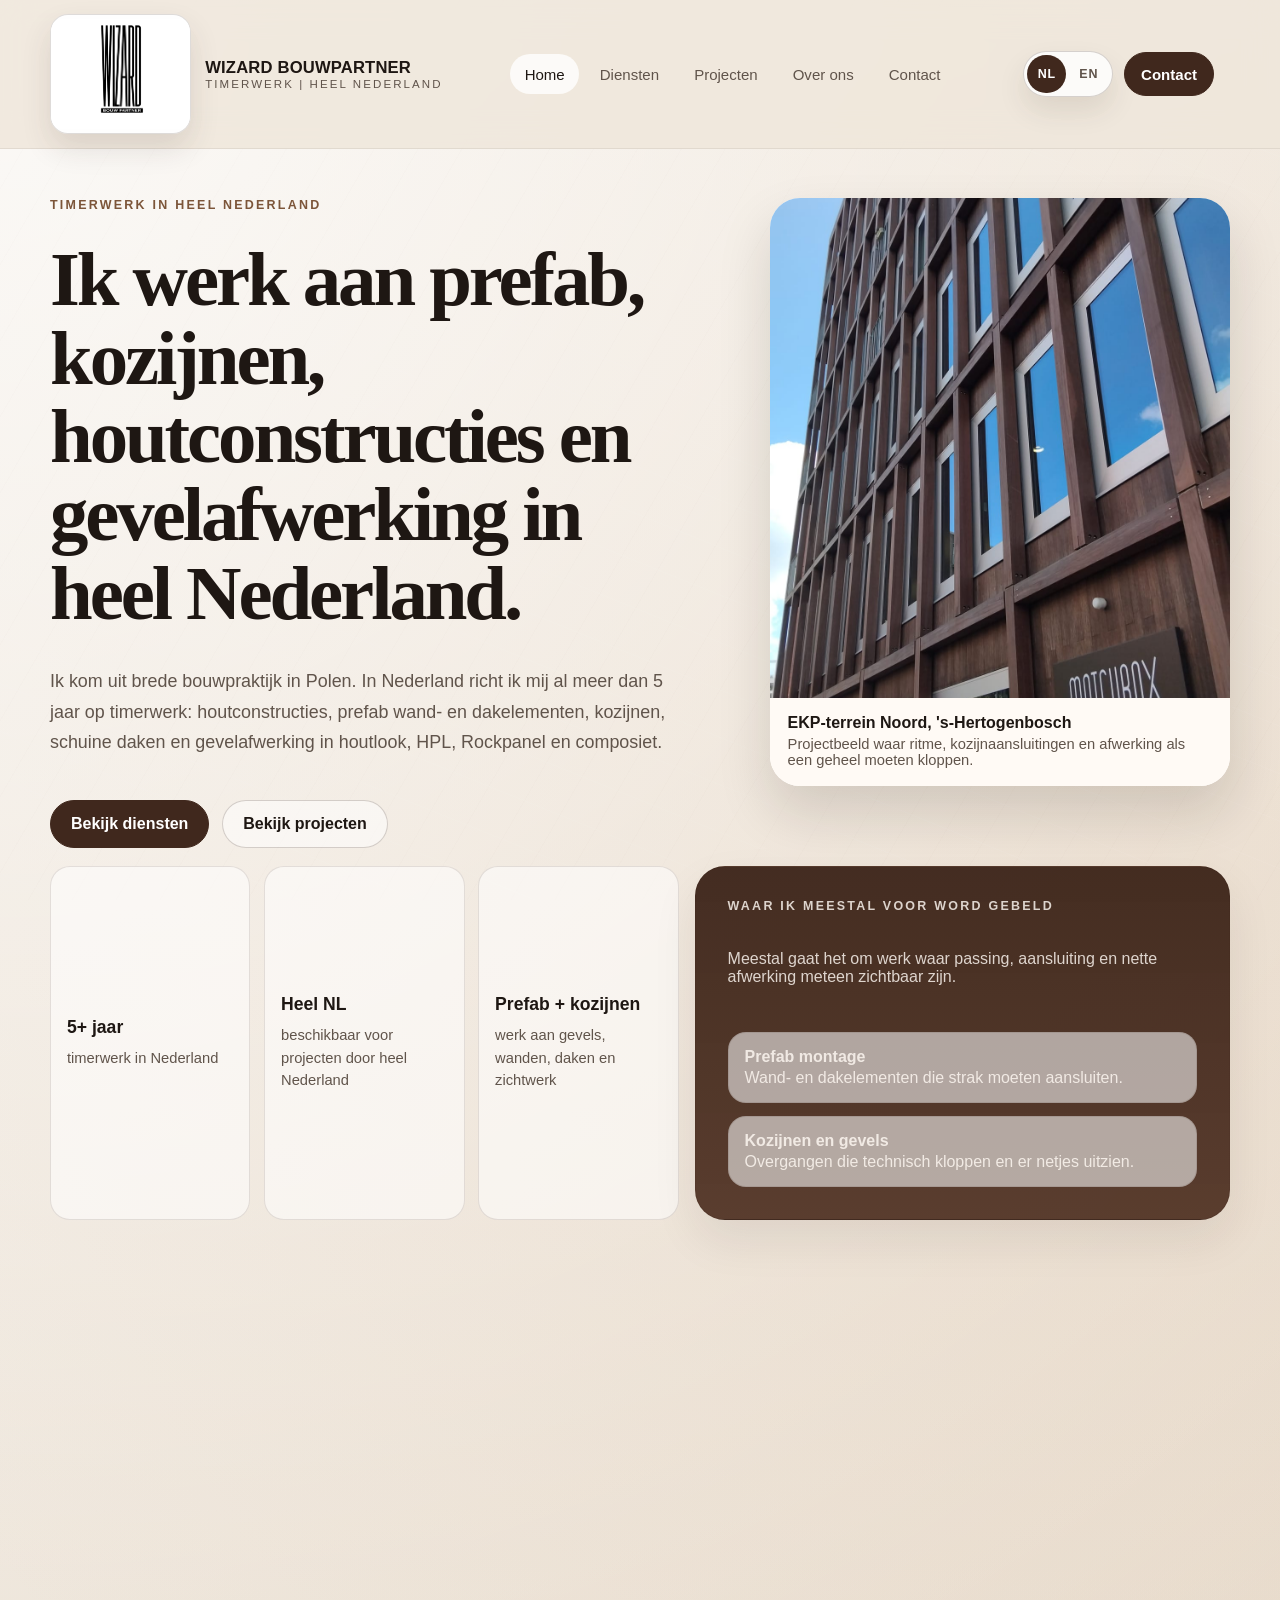
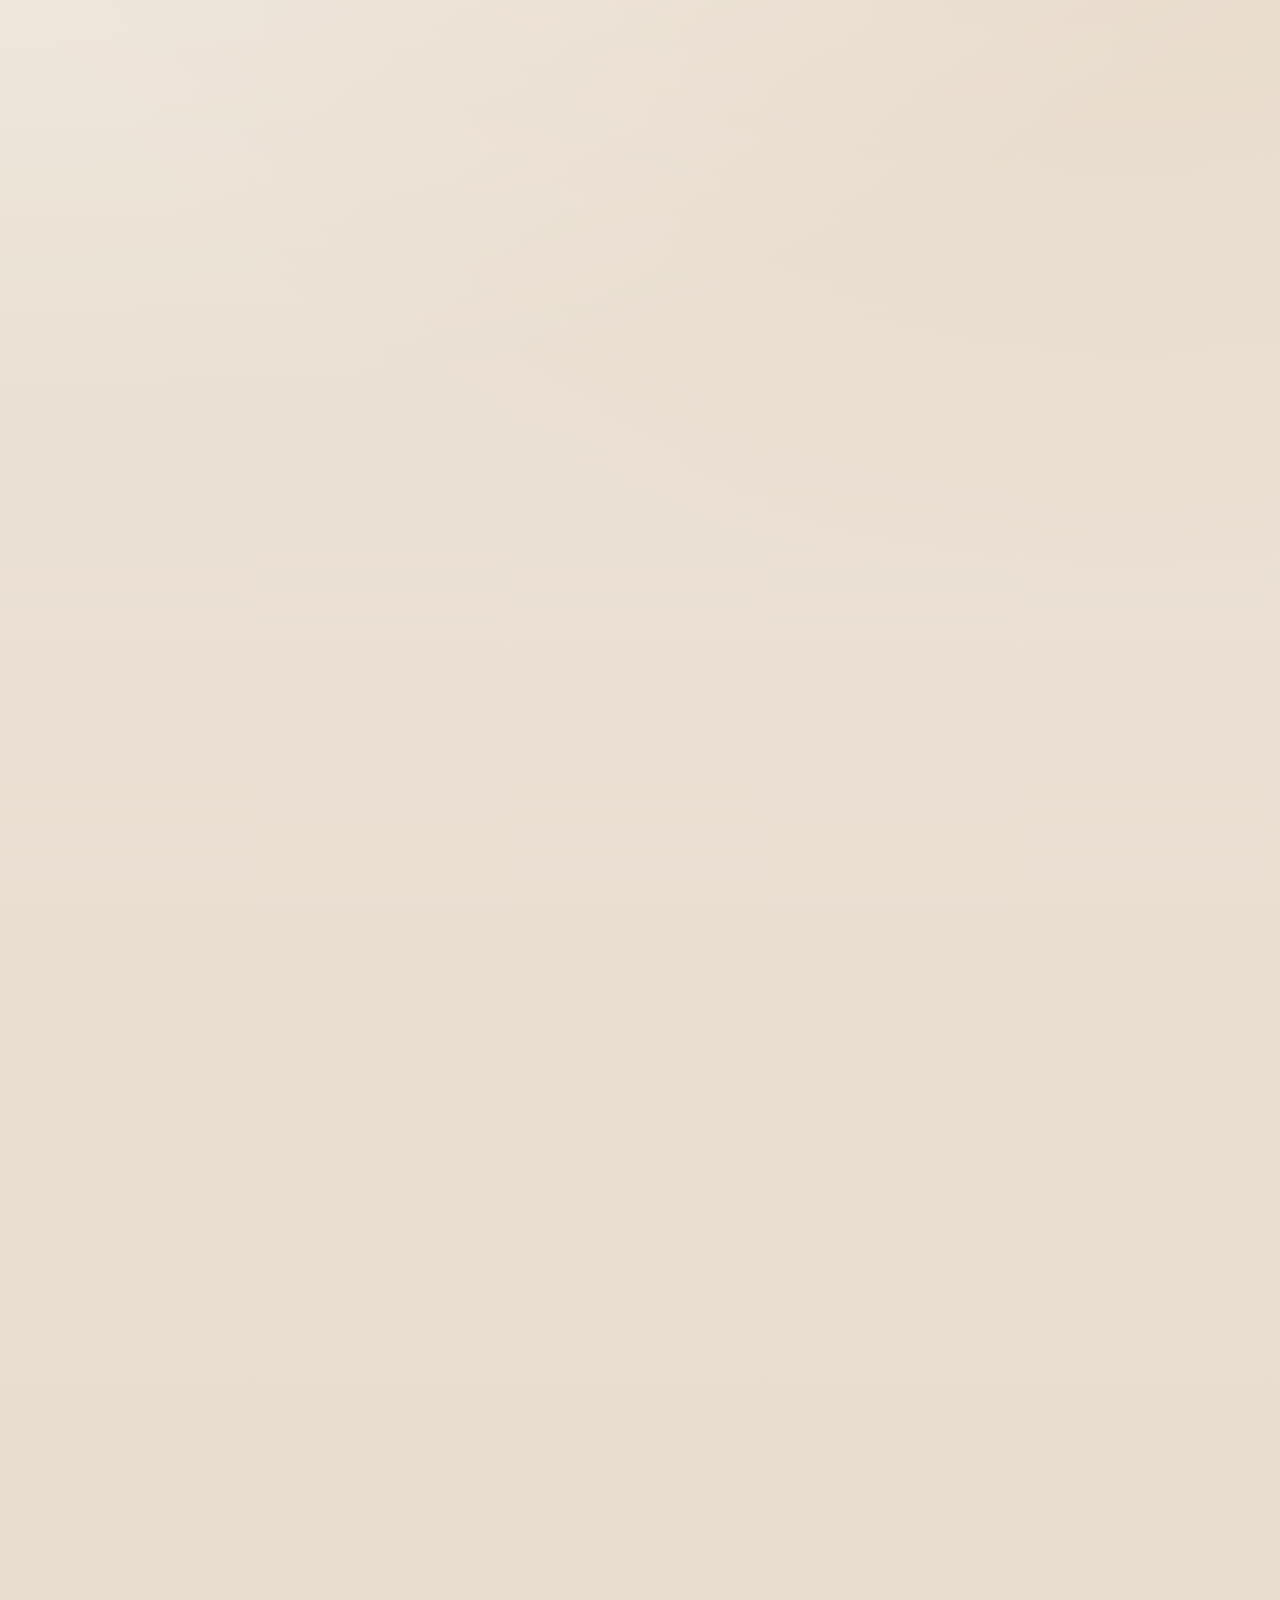
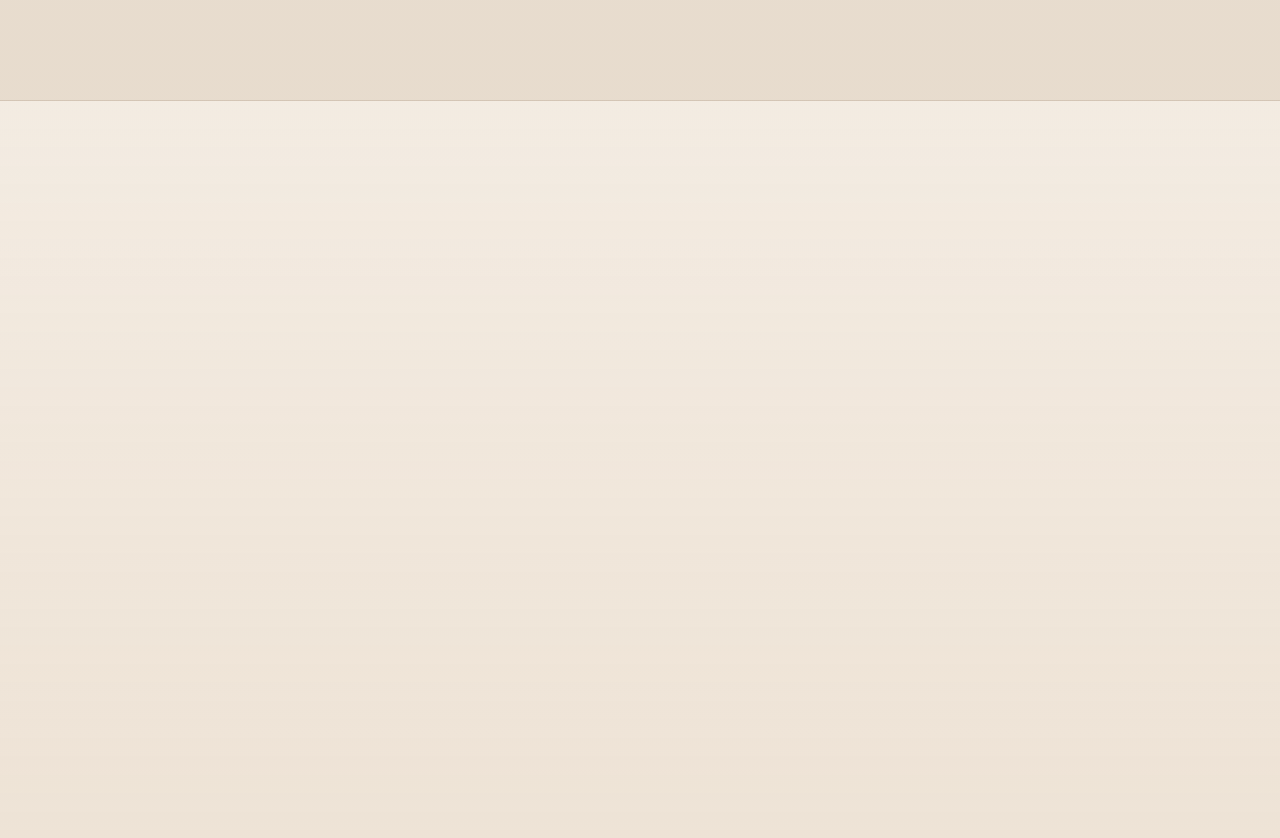
<file: index.html>
<!doctype html>
<html lang="nl">
  <head>
    <meta charset="UTF-8" />
    <meta name="viewport" content="width=device-width, initial-scale=1.0, viewport-fit=cover" />
    <meta
      name="description"
      content="WIZARD BOUWPARTNER is gespecialiseerd in timerwerk in heel Nederland: houtconstructies, prefab wand- en dakelementen, kozijnen, schuine daken en gevelafwerking in HPL, Rockpanel en composiet."
    />
    <meta name="robots" content="index, follow" />
    <meta name="theme-color" content="#e9dfd1" />
    <title>WIZARD BOUWPARTNER | Timerwerk, Prefab, Kozijnen en Gevelafwerking</title>
    <link rel="canonical" href="./" />
    <link rel="alternate" hreflang="nl" href="./" />
    <link rel="alternate" hreflang="en" href="en/" />
    <link rel="alternate" hreflang="x-default" href="./" />
    <link rel="icon" type="image/png" href="assets/images/brand/favicon.png" />
    <link rel="stylesheet" href="assets/css/styles.css" />
    <script type="application/ld+json">
      {
        "@context": "https://schema.org",
        "@type": "GeneralContractor",
        "name": "WIZARD BOUWPARTNER",
        "description": "Gespecialiseerd timerwerk in heel Nederland: houtconstructies, prefab wand- en dakelementen, kozijnen, schuine daken en gevelafwerking.",
        "telephone": "+31617727588",
        "areaServed": "NL",
        "knowsLanguage": ["nl", "en"],
        "serviceType": [
          "Timerwerk",
          "Kozijnen",
          "Prefab montage",
          "Gevelafwerking",
          "Schuine daken",
          "HPL",
          "Rockpanel",
          "Composiet"
        ]
      }
    </script>
  </head>
  <body class="page-home">
    <div class="page-grain" aria-hidden="true"></div>

    <header class="site-header">
      <div class="wrap header-row">
        <a class="brand" href="./" aria-label="Ga naar homepage">
          <span class="brand-logo-shell">
            <img
              class="brand-logo"
              src="assets/images/brand/logo.jpg"
              alt="Logo van WIZARD BOUWPARTNER"
              width="1536"
              height="1024"
            />
          </span>
          <span class="brand-copy">
            <strong>WIZARD BOUWPARTNER</strong>
            <small>timerwerk | heel Nederland</small>
          </span>
        </a>

        <nav class="site-nav" id="site-nav" aria-label="Hoofdnavigatie">
          <a class="is-current" href="./">Home</a>
          <a href="diensten/">Diensten</a>
          <a href="projecten/">Projecten</a>
          <a href="over-ons/">Over ons</a>
          <a href="contact/">Contact</a>
        </nav>

        <div class="header-tools">
          <div class="language-switch" aria-label="Taalkeuze">
            <a class="language-option is-current" href="./" aria-current="page">NL</a>
            <a class="language-option" href="en/">EN</a>
          </div>

          <a class="button button-small header-cta" href="contact/">Contact</a>
        </div>

        <button class="nav-toggle" type="button" aria-expanded="false" aria-controls="site-nav" aria-label="Open menu">
          Menu
        </button>
      </div>
    </header>

    <main>
      <section class="section">
        <div class="wrap hero-layout hero-layout-home">
          <div class="hero-copy is-reveal">
            <p class="eyebrow">Timerwerk in heel Nederland</p>
            <h1>Ik werk aan prefab, kozijnen, houtconstructies en gevelafwerking in heel Nederland.</h1>
            <p class="lead">
              Ik kom uit brede bouwpraktijk in Polen. In Nederland richt ik mij al meer dan 5 jaar op timerwerk:
              houtconstructies, prefab wand- en dakelementen, kozijnen, schuine daken en gevelafwerking
              in houtlook, HPL, Rockpanel en composiet.
            </p>

            <div class="hero-actions">
              <a class="button" href="diensten/">Bekijk diensten</a>
              <a class="button button-secondary" href="projecten/">Bekijk projecten</a>
            </div>
          </div>

          <div class="hero-side-stack is-reveal">
            <figure class="hero-media">
              <img
                src="assets/images/projects/ekp-noord/facade-hero.jpg"
                alt="Gevelproject met timerwerk, kozijnen en verticale ritmiek"
                width="1080"
                height="1920"
                loading="eager"
              />
              <figcaption>
                <strong>EKP-terrein Noord, &#39;s-Hertogenbosch</strong>
                <span>Projectbeeld waar ritme, kozijnaansluitingen en afwerking als een geheel moeten kloppen.</span>
              </figcaption>
            </figure>
          </div>
        </div>

        <div class="wrap hero-band">
          <div class="metrics-row is-reveal" aria-label="Kernpunten">
            <div class="metric">
              <strong>5+ jaar</strong>
              <span>timerwerk in Nederland</span>
            </div>
            <div class="metric">
              <strong>Heel NL</strong>
              <span>beschikbaar voor projecten door heel Nederland</span>
            </div>
            <div class="metric">
              <strong>Prefab + kozijnen</strong>
              <span>werk aan gevels, wanden, daken en zichtwerk</span>
            </div>
          </div>

          <article class="accent-card is-reveal">
            <span class="mini-label">Waar ik meestal voor word gebeld</span>
            <p>Meestal gaat het om werk waar passing, aansluiting en nette afwerking meteen zichtbaar zijn.</p>
            <ul class="callout-list">
              <li><strong>Prefab montage</strong> Wand- en dakelementen die strak moeten aansluiten.</li>
              <li><strong>Kozijnen en gevels</strong> Overgangen die technisch kloppen en er netjes uitzien.</li>
            </ul>
          </article>
        </div>
      </section>

      <section class="section section-soft">
        <div class="wrap">
          <div class="section-heading is-reveal">
            <p class="eyebrow">Wat ik doe</p>
            <h2>Geen breed aannemerswerk, maar duidelijk specialistisch timerwerk.</h2>
            <p>
              Vooral op onderdelen waar passing, maatvoering en zichtwerk belangrijk zijn.
            </p>
          </div>

          <div class="stats-grid">
            <article class="stat-card is-reveal">
              <h3>Houtconstructies</h3>
              <p>Van losse onderdelen tot complete opbouwen in hout die op de bouw precies moeten passen.</p>
            </article>
            <article class="stat-card is-reveal">
              <h3>Kozijnen, ramen en deuren</h3>
              <p>Montage van kozijnen en openingen waar lijnen en randafwerking netjes moeten blijven.</p>
            </article>
            <article class="stat-card is-reveal">
              <h3>Gevelafwerking</h3>
              <p>HPL, Rockpanel, composiet en houtlook gevels met aandacht voor bevestiging en detail.</p>
            </article>
          </div>
        </div>
      </section>

      <section class="section section-muted">
        <div class="wrap story-grid">
          <article class="panel is-reveal">
            <p class="eyebrow">Achtergrond</p>
            <h2>Ik begon breed in de bouw en ben daarna doorgegroeid naar timerwerk.</h2>
            <p>
              In Polen deed ik complete afbouw en eigen projecten:
              indelingen, sloop, gipswanden, plafonds, schilderwerk, vloeren, ramen, deuren en installatiewerk.
              Die basis helpt nog steeds, ook nu de focus volledig op timerwerk ligt.
            </p>
            <ul class="tag-list">
              <li>interieurs en indeling</li>
              <li>gips, plafonds en schilderwerk</li>
              <li>vloeren, ramen en deuren</li>
              <li>elektra en hydrauliek</li>
            </ul>
          </article>

          <div class="image-stack">
            <figure class="photo-frame is-reveal">
              <img
                src="assets/images/projects/ekp-noord/interior-timber-finish.jpg"
                alt="Binnenatrium met houten bekleding en zichtwerk in uitvoering"
                width="1200"
                height="1600"
                loading="lazy"
              />
              <figcaption>
                <strong>Houtwerk binnen en buiten</strong>
                <span>Niet alleen gevels, maar ook zichtwerk binnen vraagt dezelfde nette afwerking.</span>
              </figcaption>
            </figure>
          </div>
        </div>
      </section>

      <section class="section">
        <div class="wrap">
          <div class="section-heading is-reveal">
            <p class="eyebrow">Project in beeld</p>
            <h2>Hier zie je niet alleen het eindresultaat, maar ook hoe het werk wordt opgebouwd.</h2>
            <p>
              De foto's uit &#39;s-Hertogenbosch laten de gevel zien, maar ook de opbouw, kozijnaansluitingen en montagefase daarachter.
            </p>
          </div>

          <div class="service-media-grid">
            <figure class="service-media-card is-reveal">
              <img src="assets/images/projects/ekp-noord/facade-finished-angle.jpg" alt="Afgewerkte gevel met gebalanceerde materialen, balkons en houtaccenten" width="2048" height="1536" loading="lazy" />
              <figcaption>
                <strong>Afgewerkte gevel</strong>
                <span>De uitstraling komt pas goed uit als onderconstructie, maatvoering en afwerking eerder al klopten.</span>
              </figcaption>
            </figure>

            <figure class="service-media-card is-reveal">
              <img src="assets/images/projects/ekp-noord/facade-structure-grid.jpg" alt="Gevelstructuur in opbouw met zicht op het raster van het timerwerk" width="1080" height="1920" loading="lazy" />
              <figcaption>
                <strong>Opbouwfase</strong>
                <span>Hier begint het werk: draagstructuur, lijnen en passing voordat de gevel wordt gesloten.</span>
              </figcaption>
            </figure>

            <figure class="service-media-card is-reveal">
              <img src="assets/images/projects/ekp-noord/frame-mounting-detail.jpg" alt="Detail van kozijn- en gevelaansluiting tijdens montage" width="1080" height="1920" loading="lazy" />
              <figcaption>
                <strong>Kozijnaansluiting</strong>
                <span>Kozijnen laten meteen zien of montage, naden en materiaalovergangen echt netjes zijn uitgevoerd.</span>
              </figcaption>
            </figure>
          </div>
        </div>
      </section>

      <section class="section">
        <div class="wrap split-layout">
          <article class="panel is-reveal">
            <p class="eyebrow">Samengewerkt met</p>
            <h2>Ik werkte onder meer voor deze bedrijven.</h2>
            <ul class="company-list">
              <li>Stam de Koning</li>
              <li>Hurks</li>
              <li>Huibregts Relou</li>
              <li>Koppens van de Broek</li>
              <li>BBM</li>
              <li>Work Faktory</li>
            </ul>
          </article>

          <article class="cta-panel is-reveal">
            <p class="eyebrow">Nieuwe projecten</p>
            <h2>Beschikbaar voor nieuwe projecten in heel Nederland.</h2>
            <p>Heb je werk aan prefab, kozijnen, houtconstructie of gevelafwerking, dan kun je mij direct bellen.</p>
            <div class="cta-actions">
              <a class="button" href="contact/">Ga naar contact</a>
              <a class="button button-secondary" href="over-ons/">Lees meer over ervaring</a>
            </div>
          </article>
        </div>
      </section>
    </main>

    <footer class="site-footer">
      <div class="wrap footer-row">
        <div>
          <strong>WIZARD BOUWPARTNER</strong>
          <p>Gespecialiseerd in timerwerk, kozijnen, prefab wand- en dakelementen, schuine daken en gevelafwerking in heel Nederland.</p>
          <p>Tel. <a href="tel:+31617727588">+31 617 727 588</a> | E-mail: <span class="placeholder">nog toe te voegen</span></p>
        </div>
        <p>&copy; <span data-year></span> WIZARD BOUWPARTNER</p>
      </div>
    </footer>

    <script src="assets/js/script.js"></script>
  </body>
</html>
</file>
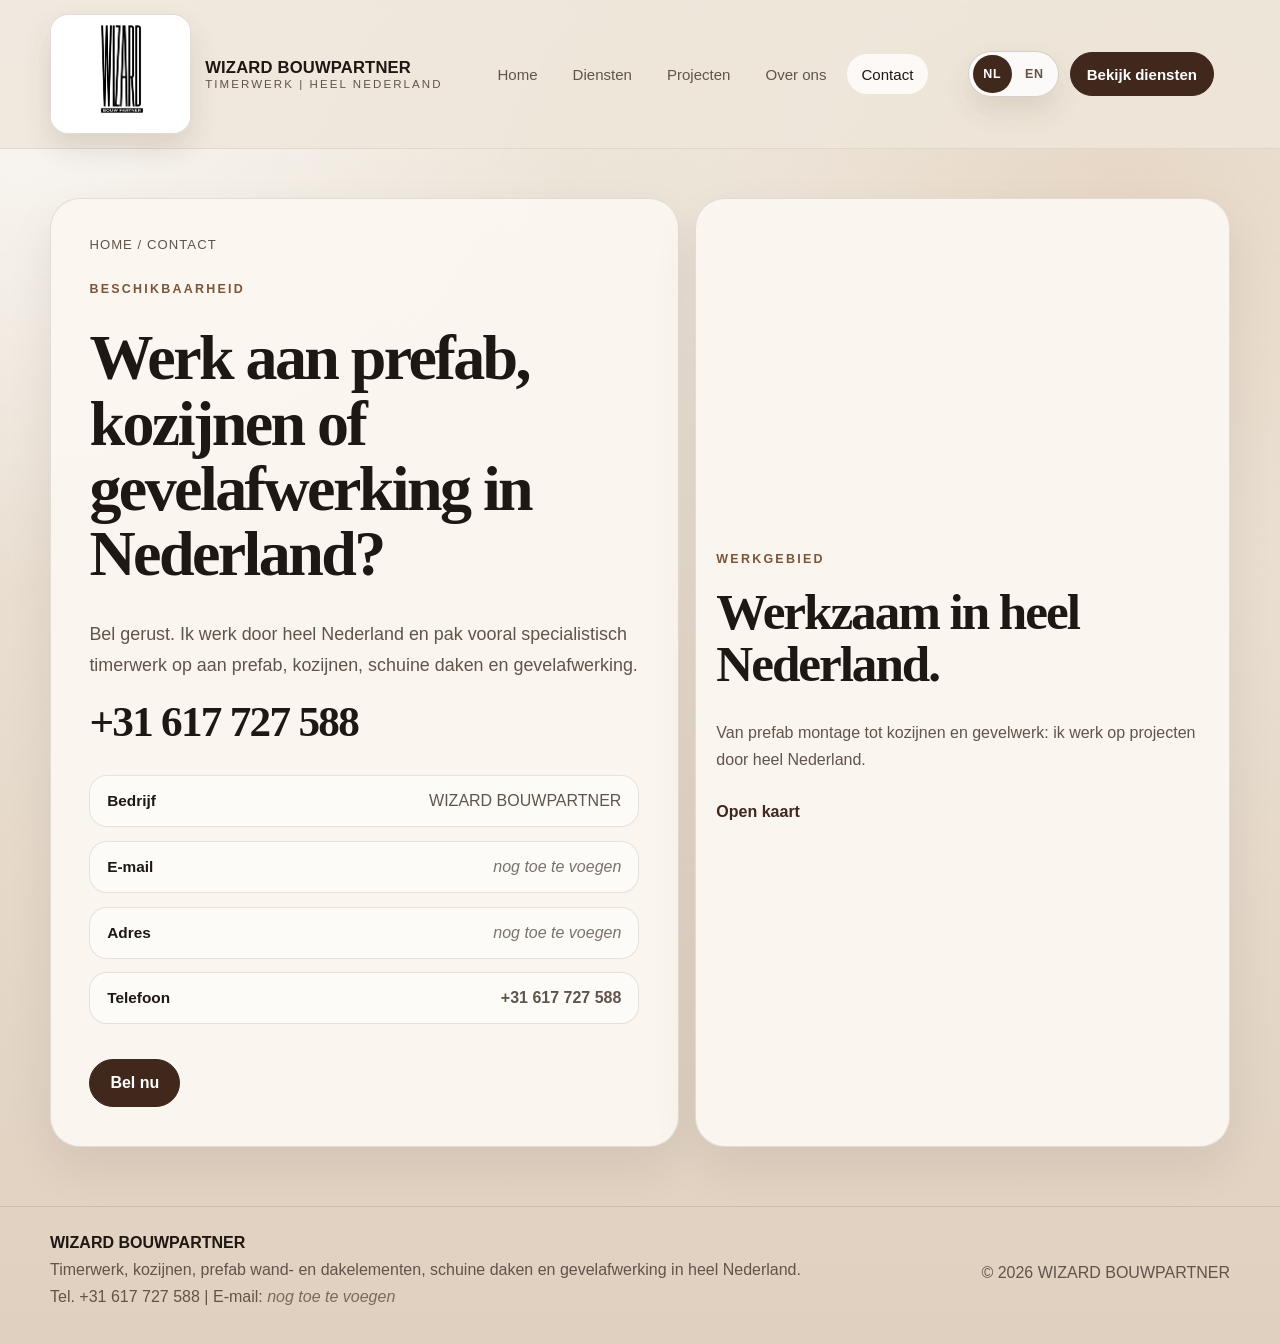
<file: contact/index.html>
<!doctype html>
<html lang="nl">
  <head>
    <meta charset="UTF-8" />
    <meta name="viewport" content="width=device-width, initial-scale=1.0, viewport-fit=cover" />
    <meta
      name="description"
      content="Contact met WIZARD BOUWPARTNER voor specialistisch timerwerk, kozijnen, prefab montage, schuine daken en gevelafwerking in heel Nederland."
    />
    <meta name="robots" content="index, follow" />
    <meta name="theme-color" content="#e9dfd1" />
    <title>Contact | WIZARD BOUWPARTNER</title>
    <link rel="canonical" href="./" />
    <link rel="alternate" hreflang="nl" href="./" />
    <link rel="alternate" hreflang="en" href="../en/contact/" />
    <link rel="alternate" hreflang="x-default" href="./" />
    <link rel="icon" type="image/png" href="../assets/images/brand/favicon.png" />
    <link rel="stylesheet" href="../assets/css/styles.css" />
  </head>
  <body class="page-contact">
    <div class="page-grain" aria-hidden="true"></div>

    <header class="site-header">
      <div class="wrap header-row">
        <a class="brand" href="../" aria-label="Ga naar homepage">
          <span class="brand-logo-shell">
            <img class="brand-logo" src="../assets/images/brand/logo.jpg" alt="Logo van WIZARD BOUWPARTNER" width="1536" height="1024" />
          </span>
          <span class="brand-copy">
            <strong>WIZARD BOUWPARTNER</strong>
            <small>timerwerk | heel Nederland</small>
          </span>
        </a>

        <nav class="site-nav" id="site-nav" aria-label="Hoofdnavigatie">
          <a href="../">Home</a>
          <a href="../diensten/">Diensten</a>
          <a href="../projecten/">Projecten</a>
          <a href="../over-ons/">Over ons</a>
          <a class="is-current" href="./">Contact</a>
        </nav>

        <div class="header-tools">
          <div class="language-switch" aria-label="Taalkeuze">
            <a class="language-option is-current" href="./" aria-current="page">NL</a>
            <a class="language-option" href="../en/contact/">EN</a>
          </div>

          <a class="button button-small header-cta" href="../diensten/">Bekijk diensten</a>
        </div>

        <button class="nav-toggle" type="button" aria-expanded="false" aria-controls="site-nav" aria-label="Open menu">
          Menu
        </button>
      </div>
    </header>

    <main>
      <section class="section">
        <div class="wrap contact-layout-strong">
          <article class="contact-panel data-panel is-reveal">
            <p class="breadcrumbs">Home / Contact</p>
            <p class="eyebrow">Beschikbaarheid</p>
            <h1>Werk aan prefab, kozijnen of gevelafwerking in Nederland?</h1>
            <p class="lead">
              Bel gerust. Ik werk door heel Nederland en pak vooral specialistisch timerwerk op aan prefab, kozijnen, schuine daken en gevelafwerking.
            </p>
            <a class="phone-link-large" href="tel:+31617727588">+31 617 727 588</a>

            <div class="data-grid">
              <div class="data-row">
                <strong>Bedrijf</strong>
                <span>WIZARD BOUWPARTNER</span>
              </div>
              <div class="data-row">
                <strong>E-mail</strong>
                <span class="placeholder">nog toe te voegen</span>
              </div>
              <div class="data-row">
                <strong>Adres</strong>
                <span class="placeholder">nog toe te voegen</span>
              </div>
              <div class="data-row">
                <strong>Telefoon</strong>
                <span><a href="tel:+31617727588">+31 617 727 588</a></span>
              </div>
            </div>

            <div class="hero-actions">
              <a class="button" href="tel:+31617727588">Bel nu</a>
            </div>
          </article>

          <article class="map-card quote-card is-reveal">
            <iframe
              title="Kaart van Nederland"
              loading="lazy"
              referrerpolicy="no-referrer-when-downgrade"
              src="https://www.openstreetmap.org/export/embed.html?bbox=3.1%2C50.6%2C7.4%2C53.8&amp;layer=mapnik"
            ></iframe>
            <div class="map-card-copy">
              <span class="mini-label">Werkgebied</span>
              <h2>Werkzaam in heel Nederland.</h2>
              <p>Van prefab montage tot kozijnen en gevelwerk: ik werk op projecten door heel Nederland.</p>
              <a class="map-link" href="https://www.openstreetmap.org/#map=7/52.2/5.3" target="_blank" rel="noreferrer">Open kaart</a>
            </div>
          </article>
        </div>
      </section>
    </main>

    <footer class="site-footer">
      <div class="wrap footer-row">
        <div>
          <strong>WIZARD BOUWPARTNER</strong>
          <p>Timerwerk, kozijnen, prefab wand- en dakelementen, schuine daken en gevelafwerking in heel Nederland.</p>
          <p>Tel. <a href="tel:+31617727588">+31 617 727 588</a> | E-mail: <span class="placeholder">nog toe te voegen</span></p>
        </div>
        <p>&copy; <span data-year></span> WIZARD BOUWPARTNER</p>
      </div>
    </footer>

    <script src="../assets/js/script.js"></script>
  </body>
</html>
</file>
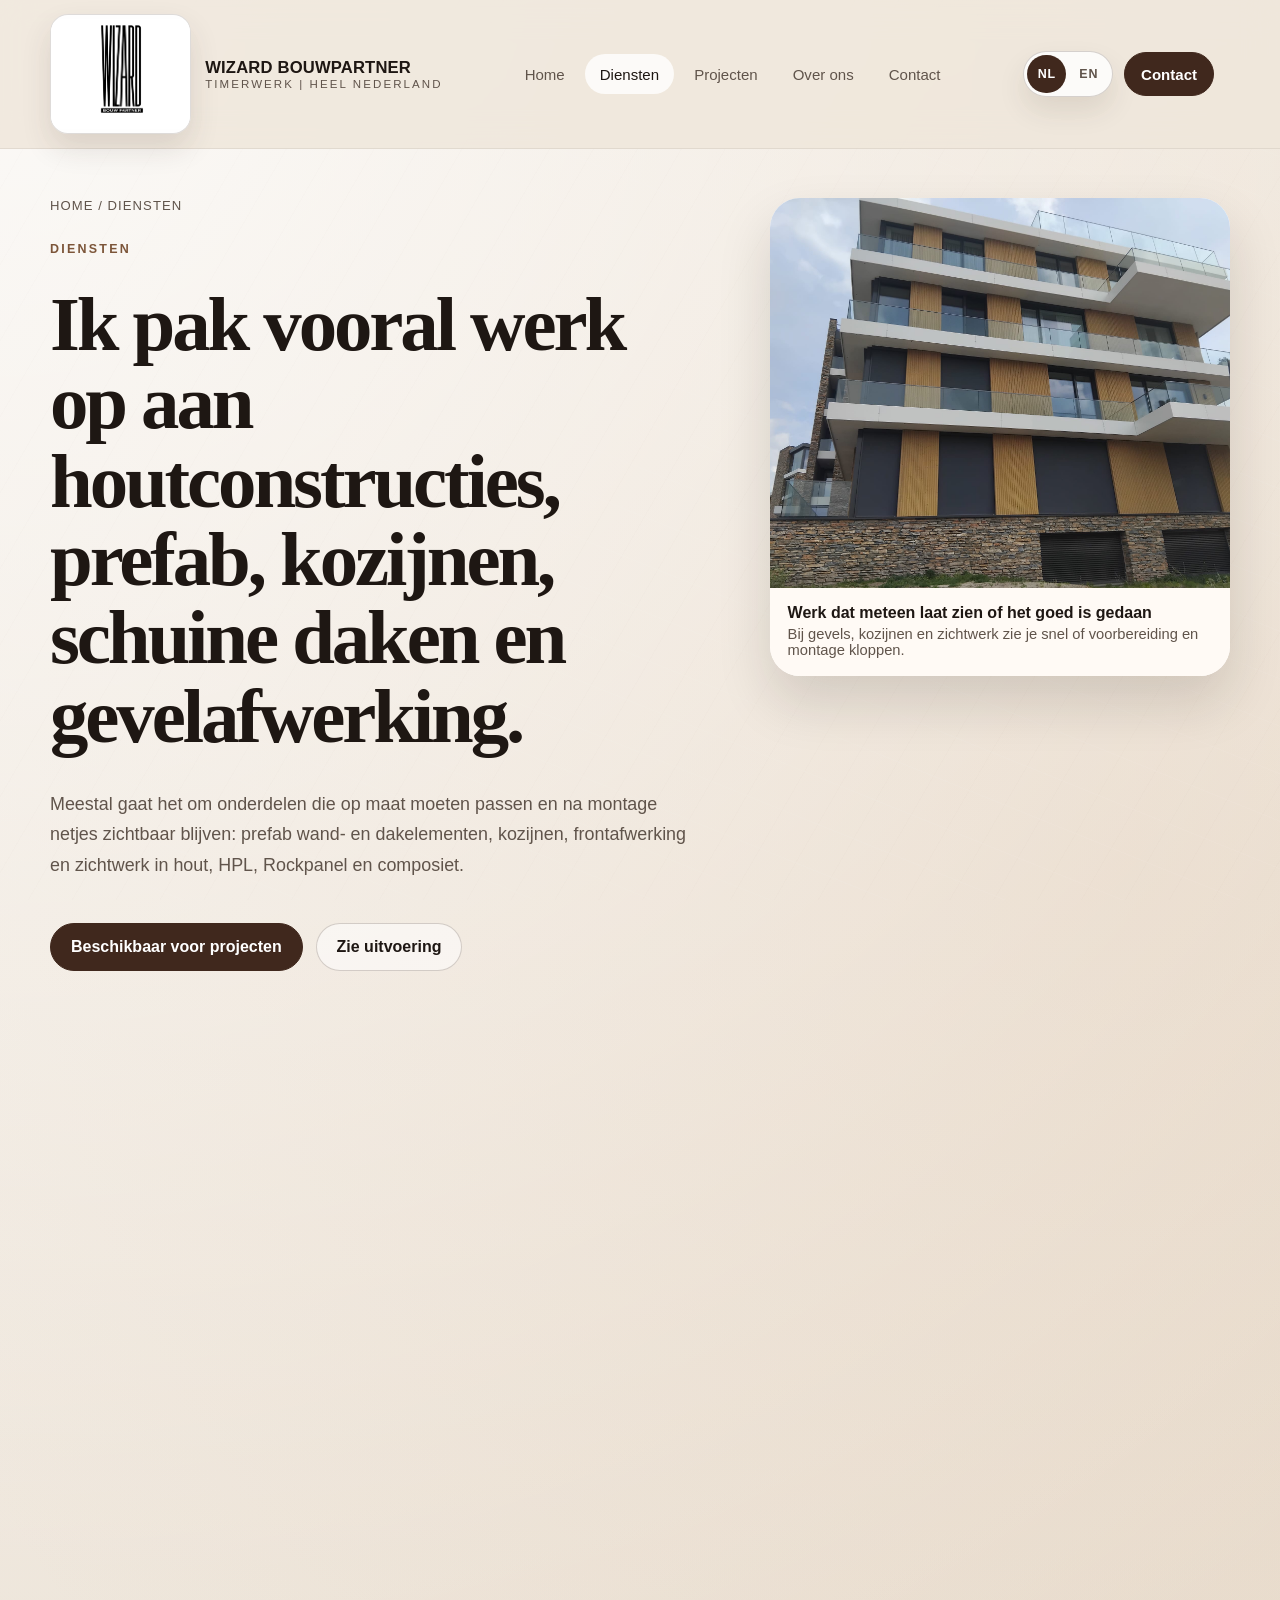
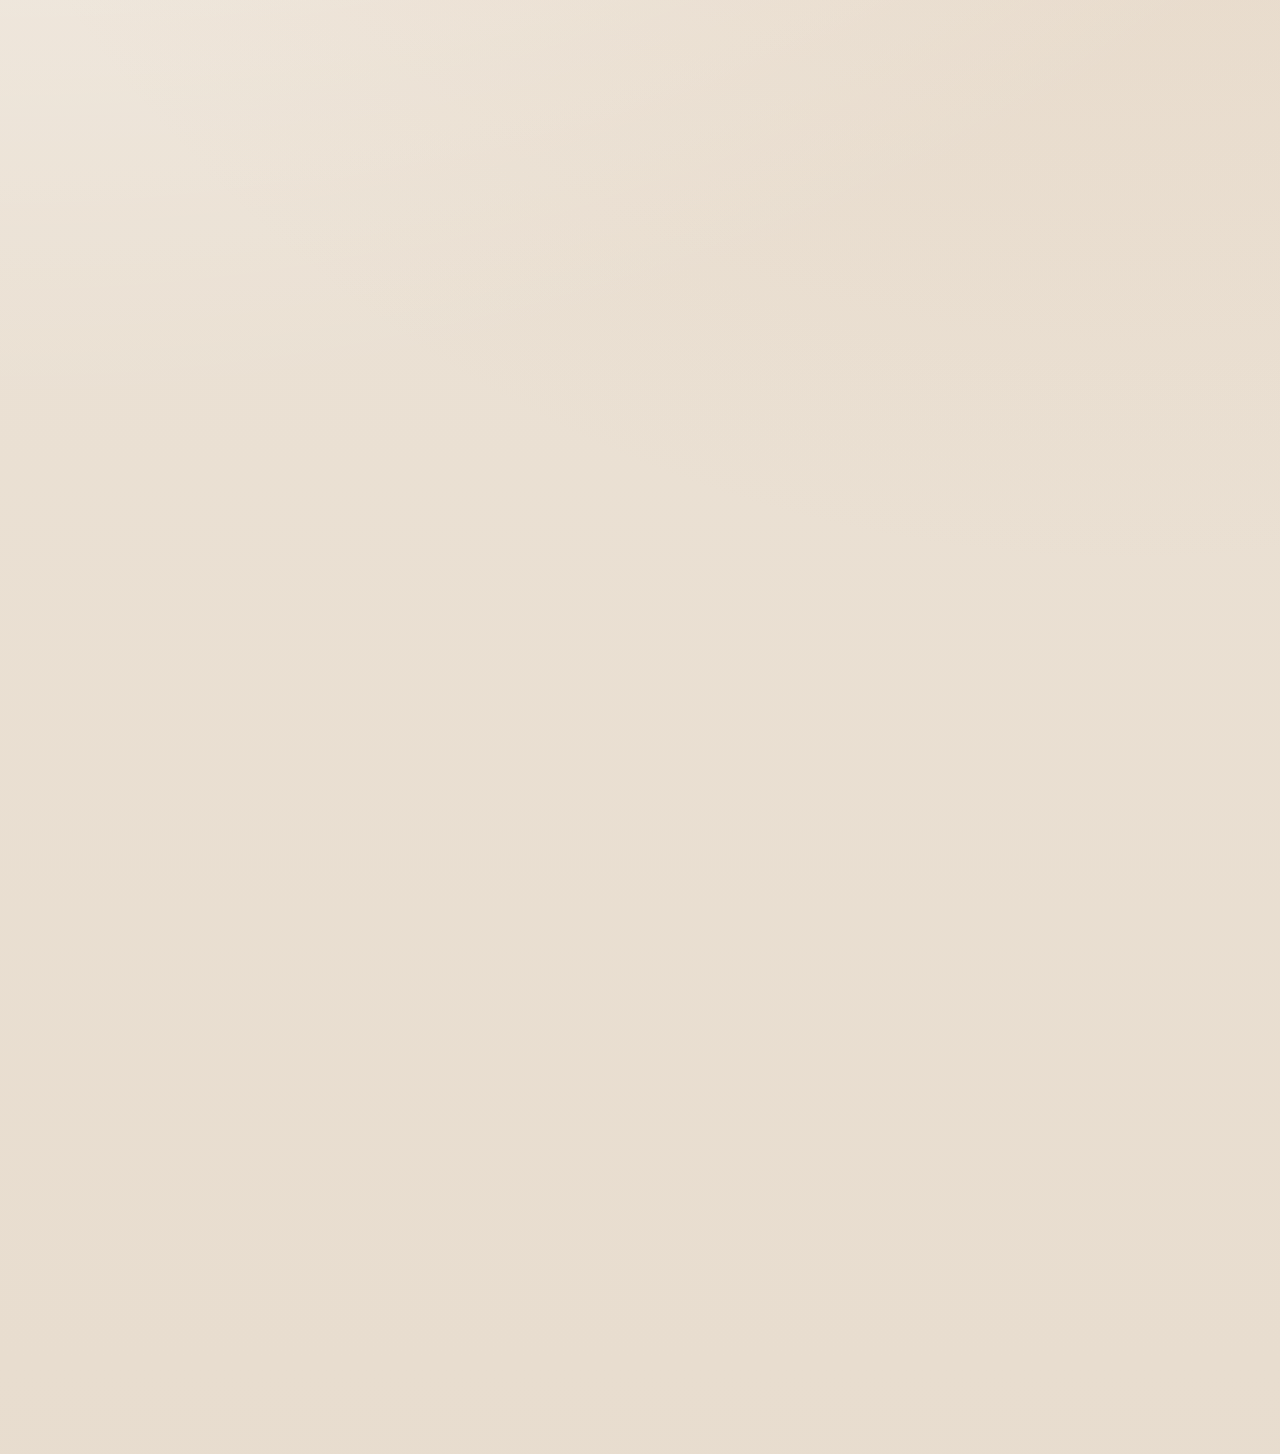
<file: diensten/index.html>
<!doctype html>
<html lang="nl">
  <head>
    <meta charset="UTF-8" />
    <meta name="viewport" content="width=device-width, initial-scale=1.0, viewport-fit=cover" />
    <meta
      name="description"
      content="Diensten van WIZARD BOUWPARTNER: specialistisch timerwerk, prefab wand- en dakelementen, kozijnen, schuine daken en gevelafwerking in HPL, Rockpanel en composiet."
    />
    <meta name="robots" content="index, follow" />
    <meta name="theme-color" content="#e9dfd1" />
    <title>Diensten | WIZARD BOUWPARTNER Timerwerk en Prefab</title>
    <link rel="canonical" href="./" />
    <link rel="alternate" hreflang="nl" href="./" />
    <link rel="alternate" hreflang="en" href="../en/services/" />
    <link rel="alternate" hreflang="x-default" href="./" />
    <link rel="icon" type="image/png" href="../assets/images/brand/favicon.png" />
    <link rel="stylesheet" href="../assets/css/styles.css" />
  </head>
  <body class="page-services">
    <div class="page-grain" aria-hidden="true"></div>

    <header class="site-header">
      <div class="wrap header-row">
        <a class="brand" href="../" aria-label="Ga naar homepage">
          <span class="brand-logo-shell">
            <img class="brand-logo" src="../assets/images/brand/logo.jpg" alt="Logo van WIZARD BOUWPARTNER" width="1536" height="1024" />
          </span>
          <span class="brand-copy">
            <strong>WIZARD BOUWPARTNER</strong>
            <small>timerwerk | heel Nederland</small>
          </span>
        </a>

        <nav class="site-nav" id="site-nav" aria-label="Hoofdnavigatie">
          <a href="../">Home</a>
          <a class="is-current" href="./">Diensten</a>
          <a href="../projecten/">Projecten</a>
          <a href="../over-ons/">Over ons</a>
          <a href="../contact/">Contact</a>
        </nav>

        <div class="header-tools">
          <div class="language-switch" aria-label="Taalkeuze">
            <a class="language-option is-current" href="./" aria-current="page">NL</a>
            <a class="language-option" href="../en/services/">EN</a>
          </div>

          <a class="button button-small header-cta" href="../contact/">Contact</a>
        </div>

        <button class="nav-toggle" type="button" aria-expanded="false" aria-controls="site-nav" aria-label="Open menu">
          Menu
        </button>
      </div>
    </header>

    <main>
      <section class="section">
        <div class="wrap split-layout">
          <div class="hero-copy is-reveal">
            <p class="breadcrumbs">Home / Diensten</p>
            <p class="eyebrow">Diensten</p>
            <h1>Ik pak vooral werk op aan houtconstructies, prefab, kozijnen, schuine daken en gevelafwerking.</h1>
            <p class="lead">
              Meestal gaat het om onderdelen die op maat moeten passen en na montage netjes zichtbaar blijven:
              prefab wand- en dakelementen, kozijnen, frontafwerking en zichtwerk in hout, HPL, Rockpanel en composiet.
            </p>
            <div class="hero-actions">
              <a class="button" href="../contact/">Beschikbaar voor projecten</a>
              <a class="button button-secondary" href="../projecten/">Zie uitvoering</a>
            </div>
          </div>

          <div class="image-stack">
            <figure class="photo-frame is-reveal">
              <img
                src="../assets/images/projects/ekp-noord/facade-finished-overview.jpg"
                alt="Modern gevelproject met houtlook ritme en afgewerkte balkons"
                width="2048"
                height="1536"
                loading="eager"
              />
              <figcaption>
                <strong>Werk dat meteen laat zien of het goed is gedaan</strong>
                <span>Bij gevels, kozijnen en zichtwerk zie je snel of voorbereiding en montage kloppen.</span>
              </figcaption>
            </figure>
          </div>
        </div>
      </section>

      <section class="section section-soft">
        <div class="wrap">
          <div class="service-grid">
            <article class="service-card is-reveal">
              <span class="service-index">01</span>
              <h3>Houtconstructies</h3>
              <p>Houtconstructies en onderdelen die op de bouw meteen goed moeten passen.</p>
            </article>
            <article class="service-card is-reveal">
              <span class="service-index">02</span>
              <h3>Prefab wand- en dakelementen</h3>
              <p>Montage van prefab delen waar maatvoering en aansluiting geen speling laten.</p>
            </article>
            <article class="service-card is-reveal">
              <span class="service-index">03</span>
              <h3>Kozijnen, ramen en deuren</h3>
              <p>Montage van kozijnen, ramen en deuren met nette randafwerking en rechte lijnen.</p>
            </article>
            <article class="service-card is-reveal">
              <span class="service-index">04</span>
              <h3>Gevelafwerking</h3>
              <p>Gevelwerk en zichtvlakken die strak moeten zitten en rustig moeten ogen.</p>
            </article>
            <article class="service-card is-reveal">
              <span class="service-index">05</span>
              <h3>HPL, Rockpanel en composiet</h3>
              <p>Montage en afwerking van plaatmateriaal en systemen die in het eindbeeld zichtbaar blijven.</p>
            </article>
            <article class="service-card is-reveal">
              <span class="service-index">06</span>
              <h3>Schuine daken</h3>
              <p>Werk aan schuine daken en aansluitingen als onderdeel van het bredere timerwerk.</p>
            </article>
          </div>
        </div>
      </section>

      <section class="section">
        <div class="wrap">
          <div class="section-heading is-reveal">
            <p class="eyebrow">Werkwijze</p>
            <h2>Geen ingewikkeld verhaal, wel een vaste manier van werken.</h2>
            <p>Eerst kijken, dan voorbereiden, daarna monteren zoals het hoort.</p>
          </div>

          <div class="faq-grid">
            <article class="faq-card is-reveal">
              <h3>Eerst goed kijken</h3>
              <p>Tekeningen, maatvoering en de gewenste afwerking moeten eerst duidelijk zijn.</p>
            </article>
            <article class="faq-card is-reveal">
              <h3>Dan voorbereiden</h3>
              <p>Onderconstructie, prefab, kozijnen en aansluitingen worden vooraf gecontroleerd.</p>
            </article>
            <article class="faq-card is-reveal">
              <h3>Dan monteren</h3>
              <p>Daarna draait het om passing, nette details en afwerking die ook van dichtbij klopt.</p>
            </article>
          </div>
        </div>
      </section>

      <section class="section">
        <div class="wrap">
          <article class="cta-panel is-reveal">
            <p class="eyebrow">Direct contact</p>
            <h2>Zoek je iemand die kan instappen en gewoon aan het werk gaat?</h2>
            <p>Dan is bellen meestal sneller dan lang mailen. Op de projectenpagina zie je alvast hoe ik werk.</p>
            <div class="cta-actions">
              <a class="button" href="tel:+31617727588">Bel nu</a>
              <a class="button button-secondary" href="../contact/">Ga naar contact</a>
            </div>
          </article>
        </div>
      </section>
    </main>

    <footer class="site-footer">
      <div class="wrap footer-row">
        <div>
          <strong>WIZARD BOUWPARTNER</strong>
          <p>Timerwerk, kozijnen, prefab wand- en dakelementen, schuine daken en gevelafwerking in heel Nederland.</p>
          <p>Tel. <a href="tel:+31617727588">+31 617 727 588</a> | E-mail: <span class="placeholder">nog toe te voegen</span></p>
        </div>
        <p>&copy; <span data-year></span> WIZARD BOUWPARTNER</p>
      </div>
    </footer>

    <script src="../assets/js/script.js"></script>
  </body>
</html>
</file>
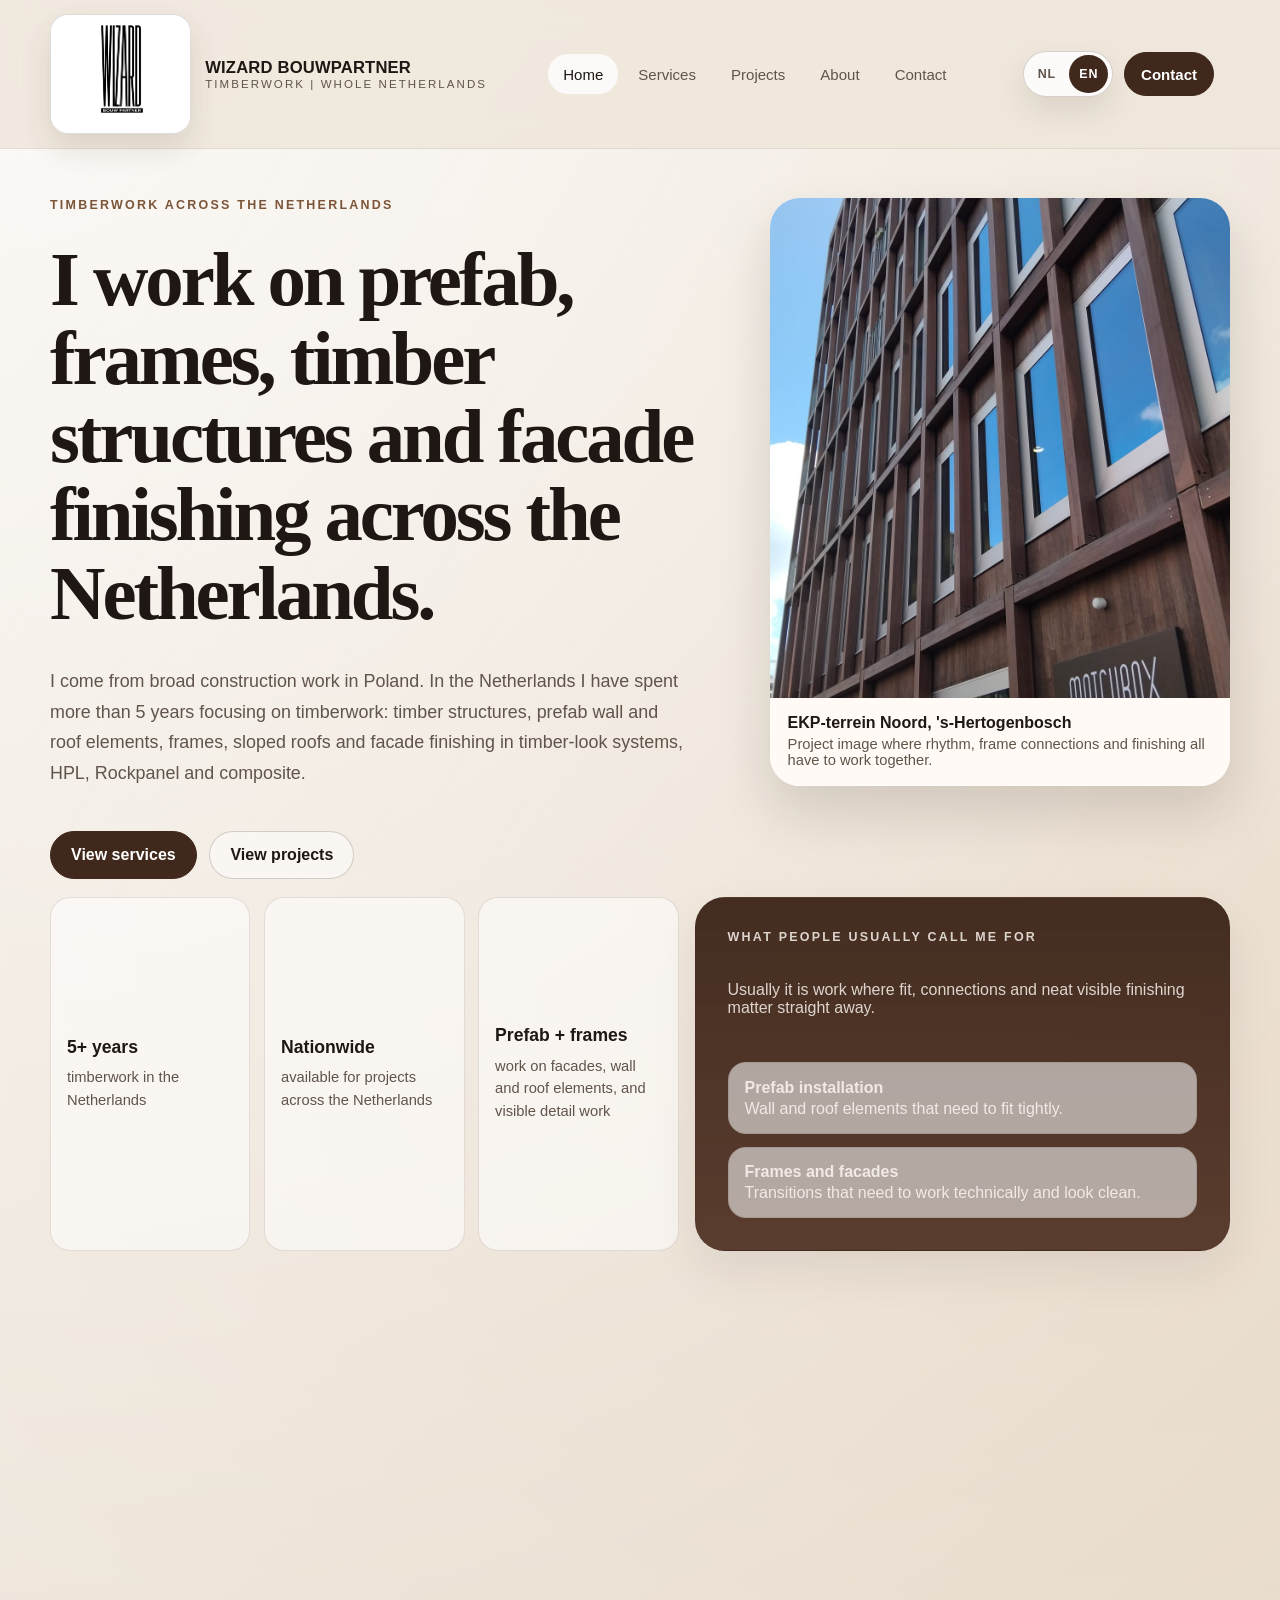
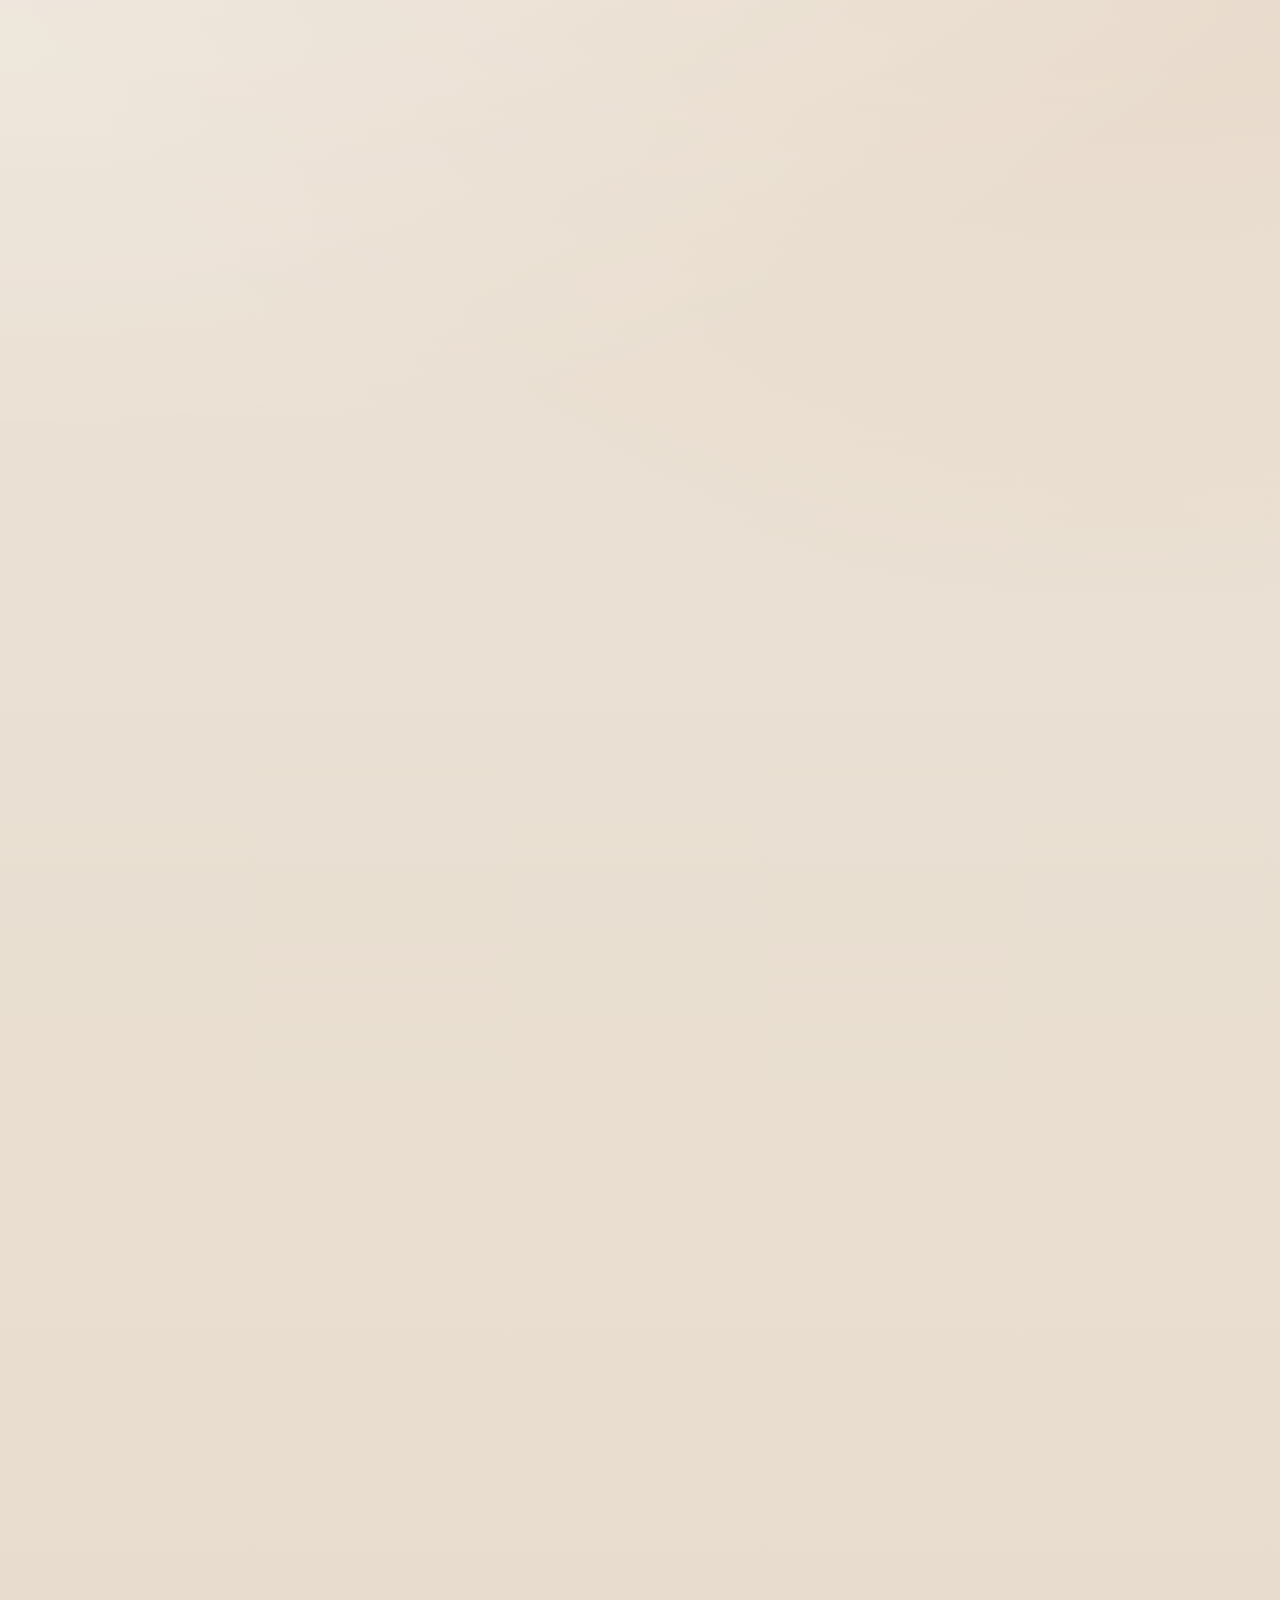
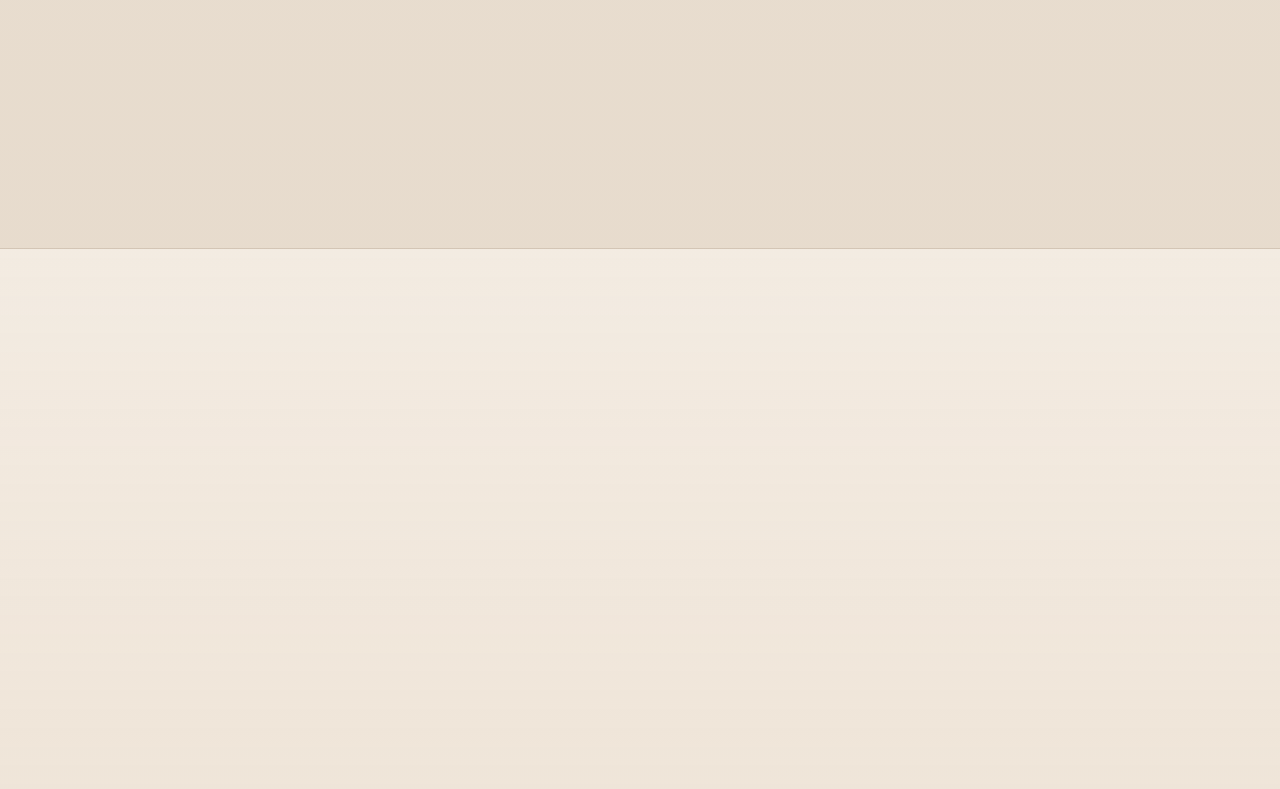
<file: en/index.html>
<!doctype html>
<html lang="en">
  <head>
    <meta charset="UTF-8" />
    <meta name="viewport" content="width=device-width, initial-scale=1.0, viewport-fit=cover" />
    <meta
      name="description"
      content="WIZARD BOUWPARTNER specialises in timberwork across the Netherlands: timber structures, prefab wall and roof elements, frames, sloped roofs and facade finishing in HPL, Rockpanel and composite."
    />
    <meta name="robots" content="index, follow" />
    <meta name="theme-color" content="#e9dfd1" />
    <title>WIZARD BOUWPARTNER | Timberwork, Prefab, Frames and Facades</title>
    <link rel="canonical" href="./" />
    <link rel="alternate" hreflang="en" href="./" />
    <link rel="alternate" hreflang="nl" href="../" />
    <link rel="alternate" hreflang="x-default" href="../" />
    <link rel="icon" type="image/png" href="../assets/images/brand/favicon.png" />
    <link rel="stylesheet" href="../assets/css/styles.css" />
  </head>
  <body class="page-home">
    <div class="page-grain" aria-hidden="true"></div>

    <header class="site-header">
      <div class="wrap header-row">
        <a class="brand" href="./" aria-label="Go to homepage">
          <span class="brand-logo-shell">
            <img class="brand-logo" src="../assets/images/brand/logo.jpg" alt="WIZARD BOUWPARTNER logo" width="1536" height="1024" />
          </span>
          <span class="brand-copy">
            <strong>WIZARD BOUWPARTNER</strong>
            <small>timberwork | whole Netherlands</small>
          </span>
        </a>

        <nav class="site-nav" id="site-nav" aria-label="Main navigation">
          <a class="is-current" href="./">Home</a>
          <a href="services/">Services</a>
          <a href="projects/">Projects</a>
          <a href="about/">About</a>
          <a href="contact/">Contact</a>
        </nav>

        <div class="header-tools">
          <div class="language-switch" aria-label="Language selector">
            <a class="language-option" href="../">NL</a>
            <a class="language-option is-current" href="./" aria-current="page">EN</a>
          </div>

          <a class="button button-small header-cta" href="contact/">Contact</a>
        </div>

        <button class="nav-toggle" type="button" aria-expanded="false" aria-controls="site-nav" aria-label="Open menu">
          Menu
        </button>
      </div>
    </header>

    <main>
      <section class="section">
        <div class="wrap hero-layout hero-layout-home">
          <div class="hero-copy is-reveal">
            <p class="eyebrow">Timberwork across the Netherlands</p>
            <h1>I work on prefab, frames, timber structures and facade finishing across the Netherlands.</h1>
            <p class="lead">
              I come from broad construction work in Poland. In the Netherlands I have spent more than 5 years focusing on timberwork:
              timber structures, prefab wall and roof elements, frames, sloped roofs
              and facade finishing in timber-look systems, HPL, Rockpanel and composite.
            </p>

            <div class="hero-actions">
              <a class="button" href="services/">View services</a>
              <a class="button button-secondary" href="projects/">View projects</a>
            </div>
          </div>

          <div class="hero-side-stack is-reveal">
            <figure class="hero-media">
              <img
                src="../assets/images/projects/ekp-noord/facade-hero.jpg"
                alt="Facade project with timber rhythm and window frames"
                width="1080"
                height="1920"
                loading="eager"
              />
              <figcaption>
                <strong>EKP-terrein Noord, &#39;s-Hertogenbosch</strong>
                <span>Project image where rhythm, frame connections and finishing all have to work together.</span>
              </figcaption>
            </figure>
          </div>
        </div>

        <div class="wrap hero-band">
          <div class="metrics-row is-reveal" aria-label="Key points">
            <div class="metric">
              <strong>5+ years</strong>
              <span>timberwork in the Netherlands</span>
            </div>
            <div class="metric">
              <strong>Nationwide</strong>
              <span>available for projects across the Netherlands</span>
            </div>
            <div class="metric">
              <strong>Prefab + frames</strong>
              <span>work on facades, wall and roof elements, and visible detail work</span>
            </div>
          </div>

          <article class="accent-card is-reveal">
            <span class="mini-label">What people usually call me for</span>
            <p>Usually it is work where fit, connections and neat visible finishing matter straight away.</p>
            <ul class="callout-list">
              <li><strong>Prefab installation</strong> Wall and roof elements that need to fit tightly.</li>
              <li><strong>Frames and facades</strong> Transitions that need to work technically and look clean.</li>
            </ul>
          </article>
        </div>
      </section>

      <section class="section section-soft">
        <div class="wrap">
          <div class="section-heading is-reveal">
            <p class="eyebrow">What I do</p>
            <h2>I do specialist timberwork rather than general building work.</h2>
            <p>Mainly on the parts where fit, dimensions and visible finish matter most.</p>
          </div>

          <div class="stats-grid">
            <article class="stat-card is-reveal">
              <h3>Timber structures</h3>
              <p>From separate timber parts to larger built-up elements that need exact fit on site.</p>
            </article>
            <article class="stat-card is-reveal">
              <h3>Frames, windows and doors</h3>
              <p>Installation of frames and openings where lines and edge finishing stay visible.</p>
            </article>
            <article class="stat-card is-reveal">
              <h3>Facade finishing</h3>
              <p>HPL, Rockpanel, composite and timber-look facades with attention to fixing and detail.</p>
            </article>
          </div>
        </div>
      </section>

      <section class="section section-muted">
        <div class="wrap story-grid">
          <article class="panel is-reveal">
            <p class="eyebrow">Background</p>
            <h2>I started with broad construction work and later moved fully into timberwork.</h2>
            <p>
              In Poland I worked on complete finishing and own projects:
              room layouts, demolition, drywall, ceilings, painting, floors, windows, doors and installation work.
              That base still helps today, even though the current focus is fully on timberwork.
            </p>
            <ul class="tag-list">
              <li>interiors and layouts</li>
              <li>drywall, ceilings and painting</li>
              <li>floors, windows and doors</li>
              <li>electrical and hydraulic work</li>
            </ul>
          </article>

          <div class="image-stack">
            <figure class="photo-frame is-reveal">
              <img src="../assets/images/projects/ekp-noord/interior-timber-finish.jpg" alt="Interior atrium with timber cladding and visible finishing work" width="1200" height="1600" loading="lazy" />
              <figcaption>
                <strong>Timberwork inside and outside</strong>
                <span>Not only facades, but also visible timber finishing inside needs the same level of care.</span>
              </figcaption>
            </figure>
          </div>
        </div>
      </section>

      <section class="section">
        <div class="wrap">
          <div class="section-heading is-reveal">
            <p class="eyebrow">Project in view</p>
            <h2>Here you see not only the final result, but also how the work is built up.</h2>
            <p>
              The images from &#39;s-Hertogenbosch show the facade, but also the build-up, the frame connections and the assembly stage behind it.
            </p>
          </div>

          <div class="service-media-grid">
            <figure class="service-media-card is-reveal">
              <img src="../assets/images/projects/ekp-noord/facade-finished-angle.jpg" alt="Finished facade with balanced materials, balconies and timber accents" width="2048" height="1536" loading="lazy" />
              <figcaption>
                <strong>Finished facade</strong>
                <span>The final look only works because structure, dimensions and finishing were already right earlier.</span>
              </figcaption>
            </figure>

            <figure class="service-media-card is-reveal">
              <img src="../assets/images/projects/ekp-noord/facade-structure-grid.jpg" alt="Facade structure under construction showing the timber grid" width="1080" height="1920" loading="lazy" />
              <figcaption>
                <strong>Build-up phase</strong>
                <span>This is where the work starts: structure, lines and fit before the facade gets closed up.</span>
              </figcaption>
            </figure>

            <figure class="service-media-card is-reveal">
              <img src="../assets/images/projects/ekp-noord/frame-mounting-detail.jpg" alt="Mounting detail around a frame and dark facade material" width="1080" height="1920" loading="lazy" />
              <figcaption>
                <strong>Frame connection</strong>
                <span>Frames show immediately whether installation, joints and material transitions were done cleanly.</span>
              </figcaption>
            </figure>
          </div>
        </div>
      </section>

      <section class="section">
        <div class="wrap split-layout">
          <article class="panel is-reveal">
            <p class="eyebrow">Worked with</p>
            <h2>I have worked for companies such as these.</h2>
            <ul class="company-list">
              <li>Stam de Koning</li>
              <li>Hurks</li>
              <li>Huibregts Relou</li>
              <li>Koppens van de Broek</li>
              <li>BBM</li>
              <li>Work Faktory</li>
            </ul>
          </article>

          <article class="cta-panel is-reveal">
            <p class="eyebrow">New projects</p>
            <h2>Available for new projects across the Netherlands.</h2>
            <p>If you need someone for prefab, frames, timber structure or facade finishing, you can contact me directly.</p>
            <div class="cta-actions">
              <a class="button" href="contact/">Go to contact</a>
              <a class="button button-secondary" href="about/">Read more about experience</a>
            </div>
          </article>
        </div>
      </section>
    </main>

    <footer class="site-footer">
      <div class="wrap footer-row">
        <div>
          <strong>WIZARD BOUWPARTNER</strong>
          <p>Timberwork, frames, prefab wall and roof elements, sloped roofs and facade finishing across the Netherlands.</p>
          <p>Tel. <a href="tel:+31617727588">+31 617 727 588</a> | E-mail: <span class="placeholder">to be added</span></p>
        </div>
        <p>&copy; <span data-year></span> WIZARD BOUWPARTNER</p>
      </div>
    </footer>

    <script src="../assets/js/script.js"></script>
  </body>
</html>
</file>
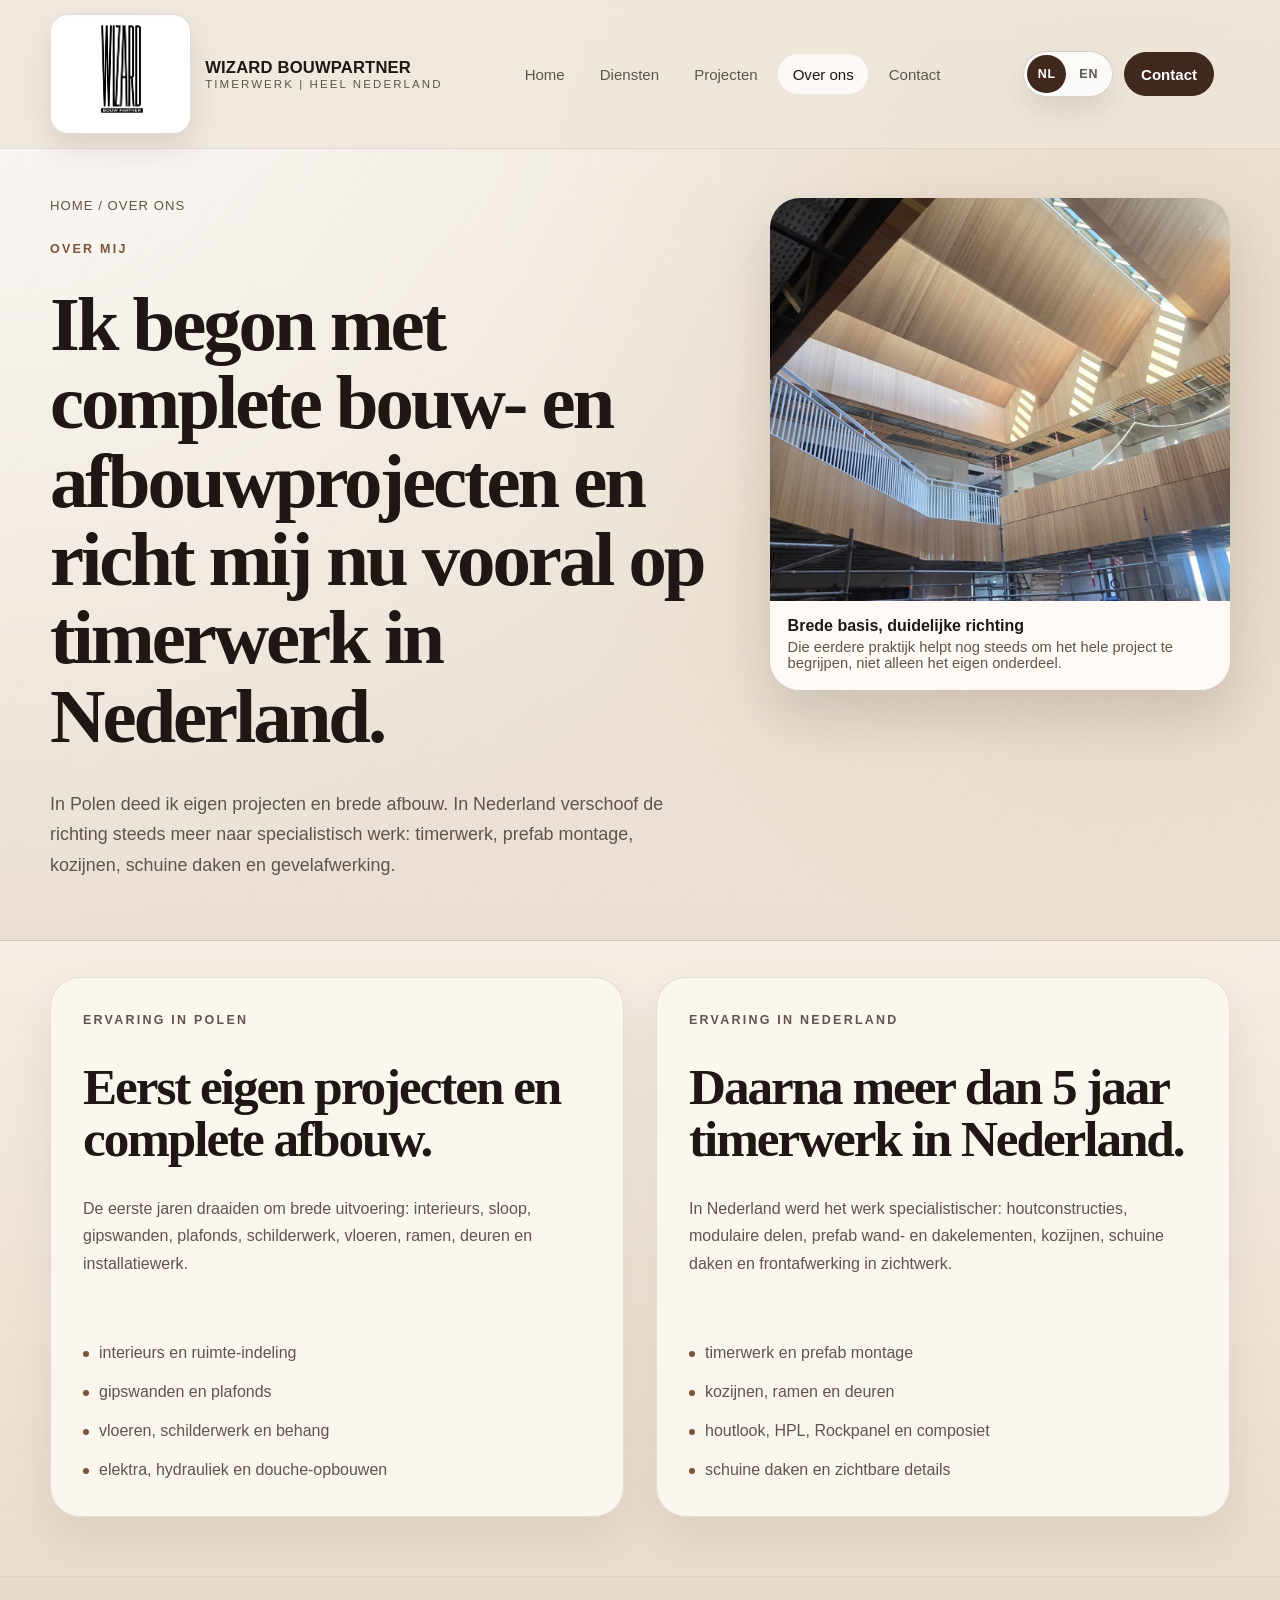
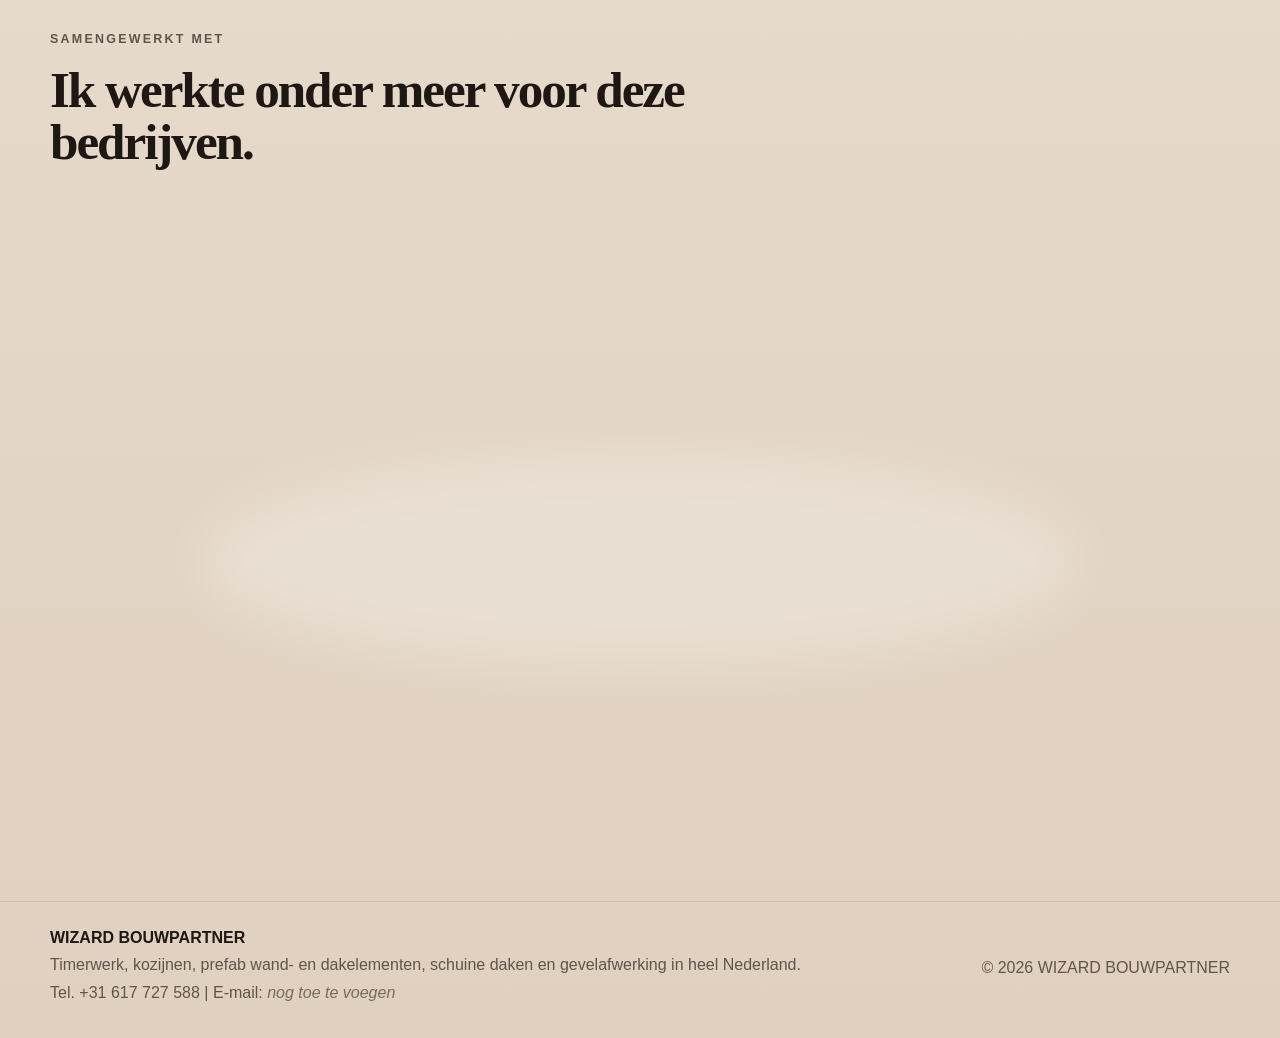
<file: over-ons/index.html>
<!doctype html>
<html lang="nl">
  <head>
    <meta charset="UTF-8" />
    <meta name="viewport" content="width=device-width, initial-scale=1.0, viewport-fit=cover" />
    <meta
      name="description"
      content="Over WIZARD BOUWPARTNER: brede bouwpraktijk in Polen en meer dan 5 jaar specialistisch timerwerk in Nederland, met focus op prefab, kozijnen, schuine daken en gevelafwerking."
    />
    <meta name="robots" content="index, follow" />
    <meta name="theme-color" content="#e9dfd1" />
    <title>Over ons | WIZARD BOUWPARTNER en de route naar specialistisch timerwerk</title>
    <link rel="canonical" href="./" />
    <link rel="alternate" hreflang="nl" href="./" />
    <link rel="alternate" hreflang="en" href="../en/about/" />
    <link rel="alternate" hreflang="x-default" href="./" />
    <link rel="icon" type="image/png" href="../assets/images/brand/favicon.png" />
    <link rel="stylesheet" href="../assets/css/styles.css" />
  </head>
  <body class="page-about">
    <div class="page-grain" aria-hidden="true"></div>

    <header class="site-header">
      <div class="wrap header-row">
        <a class="brand" href="../" aria-label="Ga naar homepage">
          <span class="brand-logo-shell">
            <img class="brand-logo" src="../assets/images/brand/logo.jpg" alt="Logo van WIZARD BOUWPARTNER" width="1536" height="1024" />
          </span>
          <span class="brand-copy">
            <strong>WIZARD BOUWPARTNER</strong>
            <small>timerwerk | heel Nederland</small>
          </span>
        </a>

        <nav class="site-nav" id="site-nav" aria-label="Hoofdnavigatie">
          <a href="../">Home</a>
          <a href="../diensten/">Diensten</a>
          <a href="../projecten/">Projecten</a>
          <a class="is-current" href="./">Over ons</a>
          <a href="../contact/">Contact</a>
        </nav>

        <div class="header-tools">
          <div class="language-switch" aria-label="Taalkeuze">
            <a class="language-option is-current" href="./" aria-current="page">NL</a>
            <a class="language-option" href="../en/about/">EN</a>
          </div>

          <a class="button button-small header-cta" href="../contact/">Contact</a>
        </div>

        <button class="nav-toggle" type="button" aria-expanded="false" aria-controls="site-nav" aria-label="Open menu">
          Menu
        </button>
      </div>
    </header>

    <main>
      <section class="section">
        <div class="wrap split-layout">
          <article class="hero-copy is-reveal">
            <p class="breadcrumbs">Home / Over ons</p>
            <p class="eyebrow">Over mij</p>
            <h1>Ik begon met complete bouw- en afbouwprojecten en richt mij nu vooral op timerwerk in Nederland.</h1>
            <p class="lead">
              In Polen deed ik eigen projecten en brede afbouw.
              In Nederland verschoof de richting steeds meer naar specialistisch werk:
              timerwerk, prefab montage, kozijnen, schuine daken en gevelafwerking.
            </p>
          </article>

          <div class="image-stack">
            <figure class="photo-frame is-reveal">
              <img
                src="../assets/images/projects/ekp-noord/interior-timber-finish.jpg"
                alt="Binnenruimte in uitvoering met houten plafonds en zichtwerk"
                width="1200"
                height="1600"
                loading="eager"
              />
              <figcaption>
                <strong>Brede basis, duidelijke richting</strong>
                <span>Die eerdere praktijk helpt nog steeds om het hele project te begrijpen, niet alleen het eigen onderdeel.</span>
              </figcaption>
            </figure>
          </div>
        </div>
      </section>

      <section class="section section-muted">
        <div class="wrap timeline-grid">
          <article class="panel is-reveal">
            <p class="eyebrow">Ervaring in Polen</p>
            <h2>Eerst eigen projecten en complete afbouw.</h2>
            <p>
              De eerste jaren draaiden om brede uitvoering:
              interieurs, sloop, gipswanden, plafonds, schilderwerk, vloeren, ramen, deuren en installatiewerk.
            </p>
            <ul class="detail-list">
              <li>interieurs en ruimte-indeling</li>
              <li>gipswanden en plafonds</li>
              <li>vloeren, schilderwerk en behang</li>
              <li>elektra, hydrauliek en douche-opbouwen</li>
            </ul>
          </article>

          <article class="panel is-reveal">
            <p class="eyebrow">Ervaring in Nederland</p>
            <h2>Daarna meer dan 5 jaar timerwerk in Nederland.</h2>
            <p>
              In Nederland werd het werk specialistischer:
              houtconstructies, modulaire delen, prefab wand- en dakelementen, kozijnen, schuine daken en frontafwerking in zichtwerk.
            </p>
            <ul class="detail-list">
              <li>timerwerk en prefab montage</li>
              <li>kozijnen, ramen en deuren</li>
              <li>houtlook, HPL, Rockpanel en composiet</li>
              <li>schuine daken en zichtbare details</li>
            </ul>
          </article>
        </div>
      </section>

      <section class="section">
        <div class="wrap">
          <div class="section-heading is-reveal">
            <p class="eyebrow">Samengewerkt met</p>
            <h2>Ik werkte onder meer voor deze bedrijven.</h2>
          </div>

          <ul class="company-list is-reveal">
            <li>Stam de Koning</li>
            <li>Hurks</li>
            <li>Huibregts Relou</li>
            <li>Koppens van de Broek</li>
            <li>BBM</li>
            <li>Work Faktory</li>
          </ul>
        </div>
      </section>

      <section class="section section-soft">
        <div class="wrap">
          <article class="cta-panel is-reveal">
            <p class="eyebrow">Vandaag</p>
            <h2>Vandaag pak ik vooral werk op waar maatvoering, montage en afwerking meteen zichtbaar zijn.</h2>
            <p>Vooral bij prefab, kozijnen, gevelbekleding en schuine daken komt die ervaring het best tot zijn recht.</p>
            <div class="cta-actions">
              <a class="button" href="../projecten/">Bekijk projecten</a>
              <a class="button button-secondary" href="../contact/">Contact</a>
            </div>
          </article>
        </div>
      </section>
    </main>

    <footer class="site-footer">
      <div class="wrap footer-row">
        <div>
          <strong>WIZARD BOUWPARTNER</strong>
          <p>Timerwerk, kozijnen, prefab wand- en dakelementen, schuine daken en gevelafwerking in heel Nederland.</p>
          <p>Tel. <a href="tel:+31617727588">+31 617 727 588</a> | E-mail: <span class="placeholder">nog toe te voegen</span></p>
        </div>
        <p>&copy; <span data-year></span> WIZARD BOUWPARTNER</p>
      </div>
    </footer>

    <script src="../assets/js/script.js"></script>
  </body>
</html>
</file>
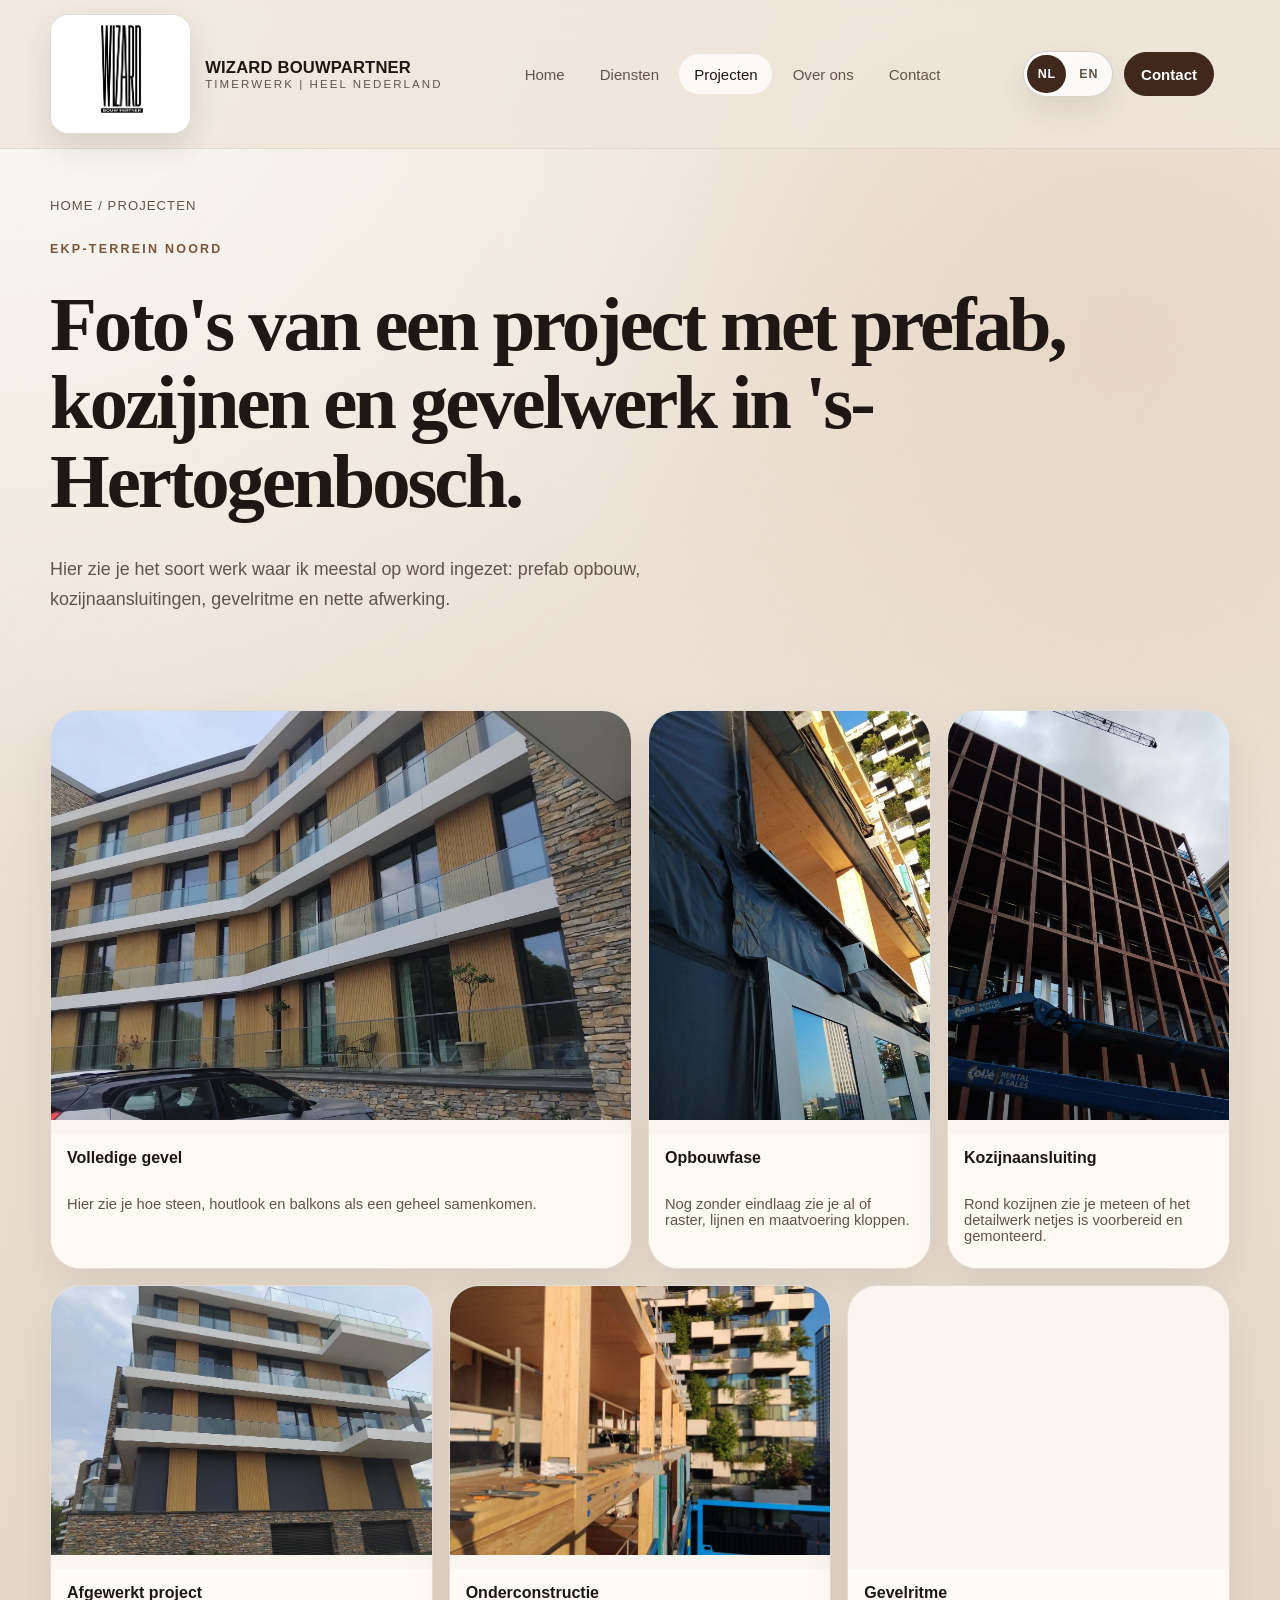
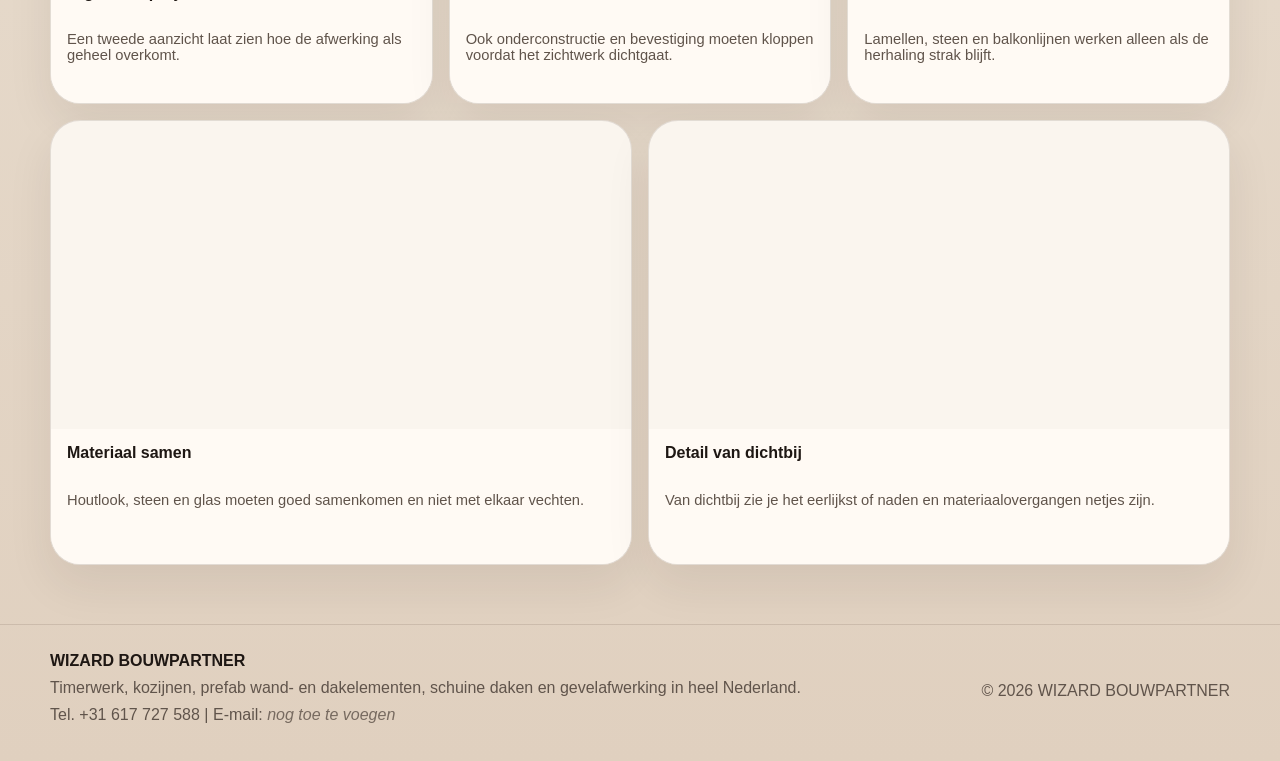
<file: projecten/index.html>
<!doctype html>
<html lang="nl">
  <head>
    <meta charset="UTF-8" />
    <meta name="viewport" content="width=device-width, initial-scale=1.0, viewport-fit=cover" />
    <meta
      name="description"
      content="Projectpagina van WIZARD BOUWPARTNER met echte foto's van timerwerk, kozijnen, prefab opbouw en gevelafwerking op EKP-terrein Noord in 's-Hertogenbosch."
    />
    <meta name="robots" content="index, follow" />
    <meta name="theme-color" content="#e9dfd1" />
    <title>Projecten | WIZARD BOUWPARTNER op EKP-terrein Noord</title>
    <link rel="canonical" href="./" />
    <link rel="alternate" hreflang="nl" href="./" />
    <link rel="alternate" hreflang="en" href="../en/projects/" />
    <link rel="alternate" hreflang="x-default" href="./" />
    <link rel="icon" type="image/png" href="../assets/images/brand/favicon.png" />
    <link rel="stylesheet" href="../assets/css/styles.css" />
  </head>
  <body class="page-projects">
    <div class="page-grain" aria-hidden="true"></div>

    <header class="site-header">
      <div class="wrap header-row">
        <a class="brand" href="../" aria-label="Ga naar homepage">
          <span class="brand-logo-shell">
            <img class="brand-logo" src="../assets/images/brand/logo.jpg" alt="Logo van WIZARD BOUWPARTNER" width="1536" height="1024" />
          </span>
          <span class="brand-copy">
            <strong>WIZARD BOUWPARTNER</strong>
            <small>timerwerk | heel Nederland</small>
          </span>
        </a>

        <nav class="site-nav" id="site-nav" aria-label="Hoofdnavigatie">
          <a href="../">Home</a>
          <a href="../diensten/">Diensten</a>
          <a class="is-current" href="./">Projecten</a>
          <a href="../over-ons/">Over ons</a>
          <a href="../contact/">Contact</a>
        </nav>

        <div class="header-tools">
          <div class="language-switch" aria-label="Taalkeuze">
            <a class="language-option is-current" href="./" aria-current="page">NL</a>
            <a class="language-option" href="../en/projects/">EN</a>
          </div>

          <a class="button button-small header-cta" href="../contact/">Contact</a>
        </div>

        <button class="nav-toggle" type="button" aria-expanded="false" aria-controls="site-nav" aria-label="Open menu">
          Menu
        </button>
      </div>
    </header>

    <main>
      <section class="section">
        <div class="wrap">
          <div class="hero-copy is-reveal">
            <p class="breadcrumbs">Home / Projecten</p>
            <p class="eyebrow">EKP-terrein Noord</p>
            <h1>Foto&#39;s van een project met prefab, kozijnen en gevelwerk in &#39;s-Hertogenbosch.</h1>
            <p class="lead">
              Hier zie je het soort werk waar ik meestal op word ingezet:
              prefab opbouw, kozijnaansluitingen, gevelritme en nette afwerking.
            </p>
          </div>
        </div>
      </section>

      <section class="section">
        <div class="wrap project-gallery-shell">
          <div class="carousel-toolbar is-reveal" aria-label="Nawigatie van projectgalerij">
            <div class="carousel-nav">
              <button class="carousel-button" type="button" data-carousel-prev aria-label="Vorige foto">Vorige</button>
              <button class="carousel-button" type="button" data-carousel-next aria-label="Volgende foto">Volgende</button>
            </div>
            <div class="carousel-dots" data-carousel-dots aria-label="Galerij positie"></div>
          </div>

          <div class="gallery-grid" data-carousel>
          <figure class="project-card project-card-primary is-reveal">
            <img src="../assets/images/projects/ekp-noord/facade-full-overview.jpg" alt="Volledige moderne gevel met steenaccenten, balkons en houten bekleding" width="2048" height="1536" loading="eager" />
              <figcaption>
                <strong>Volledige gevel</strong>
                <span>Hier zie je hoe steen, houtlook en balkons als een geheel samenkomen.</span>
              </figcaption>
            </figure>

          <figure class="project-card project-card-tall is-reveal">
            <img src="../assets/images/projects/ekp-noord/facade-structure-grid.jpg" alt="Gevelstructuur in opbouw met zichtbaar timerwerk en kraan" width="1080" height="1920" loading="lazy" />
              <figcaption>
                <strong>Opbouwfase</strong>
                <span>Nog zonder eindlaag zie je al of raster, lijnen en maatvoering kloppen.</span>
              </figcaption>
            </figure>

          <figure class="project-card project-card-tall is-reveal">
            <img src="../assets/images/projects/ekp-noord/frame-mounting-detail.jpg" alt="Montagedetail rond kozijn en donker gevelmateriaal" width="1080" height="1920" loading="lazy" />
              <figcaption>
                <strong>Kozijnaansluiting</strong>
                <span>Rond kozijnen zie je meteen of het detailwerk netjes is voorbereid en gemonteerd.</span>
              </figcaption>
            </figure>

          <figure class="project-card project-card-wide is-reveal">
            <img src="../assets/images/projects/ekp-noord/facade-finished-overview.jpg" alt="Moderne woongevel met houtaccenten, balkons en steenplint" width="2048" height="1536" loading="lazy" />
              <figcaption>
                <strong>Afgewerkt project</strong>
                <span>Een tweede aanzicht laat zien hoe de afwerking als geheel overkomt.</span>
              </figcaption>
            </figure>

          <figure class="project-card project-card-compact is-reveal">
            <img src="../assets/images/projects/ekp-noord/substructure-technical-precision.jpg" alt="Technische montage van gevelonderconstructie en bevestigingsrails" width="1920" height="1080" loading="lazy" />
              <figcaption>
                <strong>Onderconstructie</strong>
                <span>Ook onderconstructie en bevestiging moeten kloppen voordat het zichtwerk dichtgaat.</span>
              </figcaption>
            </figure>

          <figure class="project-card project-card-compact is-reveal">
            <img src="../assets/images/projects/ekp-noord/facade-rhythm-overview.jpg" alt="Gevelritme met stenen kern, houten lamellen en balkonlijnen" width="2048" height="1536" loading="lazy" />
              <figcaption>
                <strong>Gevelritme</strong>
                <span>Lamellen, steen en balkonlijnen werken alleen als de herhaling strak blijft.</span>
              </figcaption>
            </figure>

          <figure class="project-card project-card-wide-half is-reveal">
            <img src="../assets/images/projects/ekp-noord/facade-finished-angle.jpg" alt="Schuine gevelaanzicht met warme houtaccenten en balkons" width="2048" height="1536" loading="lazy" />
              <figcaption>
                <strong>Materiaal samen</strong>
                <span>Houtlook, steen en glas moeten goed samenkomen en niet met elkaar vechten.</span>
              </figcaption>
            </figure>

          <figure class="project-card project-card-wide-half is-reveal">
            <img src="../assets/images/projects/ekp-noord/facade-close-material-detail.jpg" alt="Nabij beeld van gevel met houten lamellen, steenbasis en donkere screens" width="2048" height="1536" loading="lazy" />
              <figcaption>
                <strong>Detail van dichtbij</strong>
                <span>Van dichtbij zie je het eerlijkst of naden en materiaalovergangen netjes zijn.</span>
              </figcaption>
            </figure>
          </div>
        </div>
      </section>

    </main>

    <footer class="site-footer">
      <div class="wrap footer-row">
        <div>
          <strong>WIZARD BOUWPARTNER</strong>
          <p>Timerwerk, kozijnen, prefab wand- en dakelementen, schuine daken en gevelafwerking in heel Nederland.</p>
          <p>Tel. <a href="tel:+31617727588">+31 617 727 588</a> | E-mail: <span class="placeholder">nog toe te voegen</span></p>
        </div>
        <p>&copy; <span data-year></span> WIZARD BOUWPARTNER</p>
      </div>
    </footer>

    <script src="../assets/js/script.js"></script>
  </body>
</html>
</file>
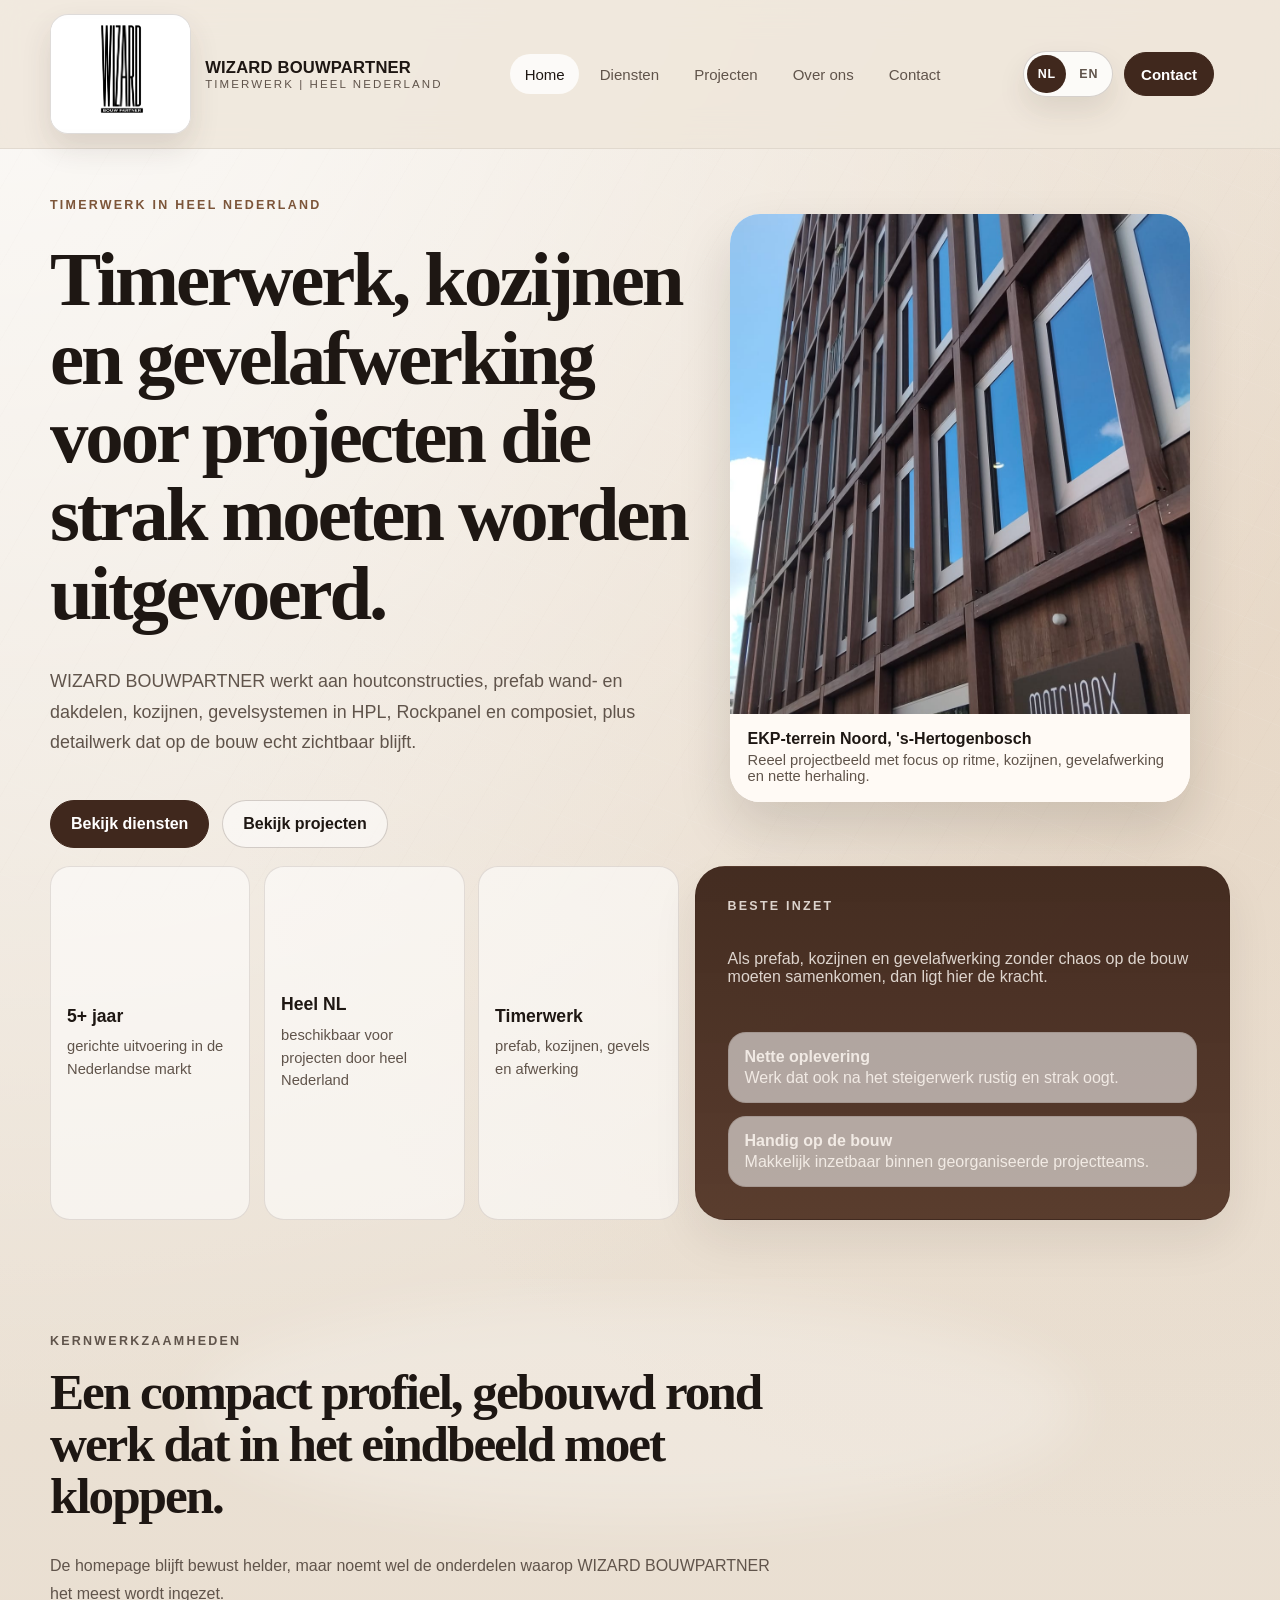
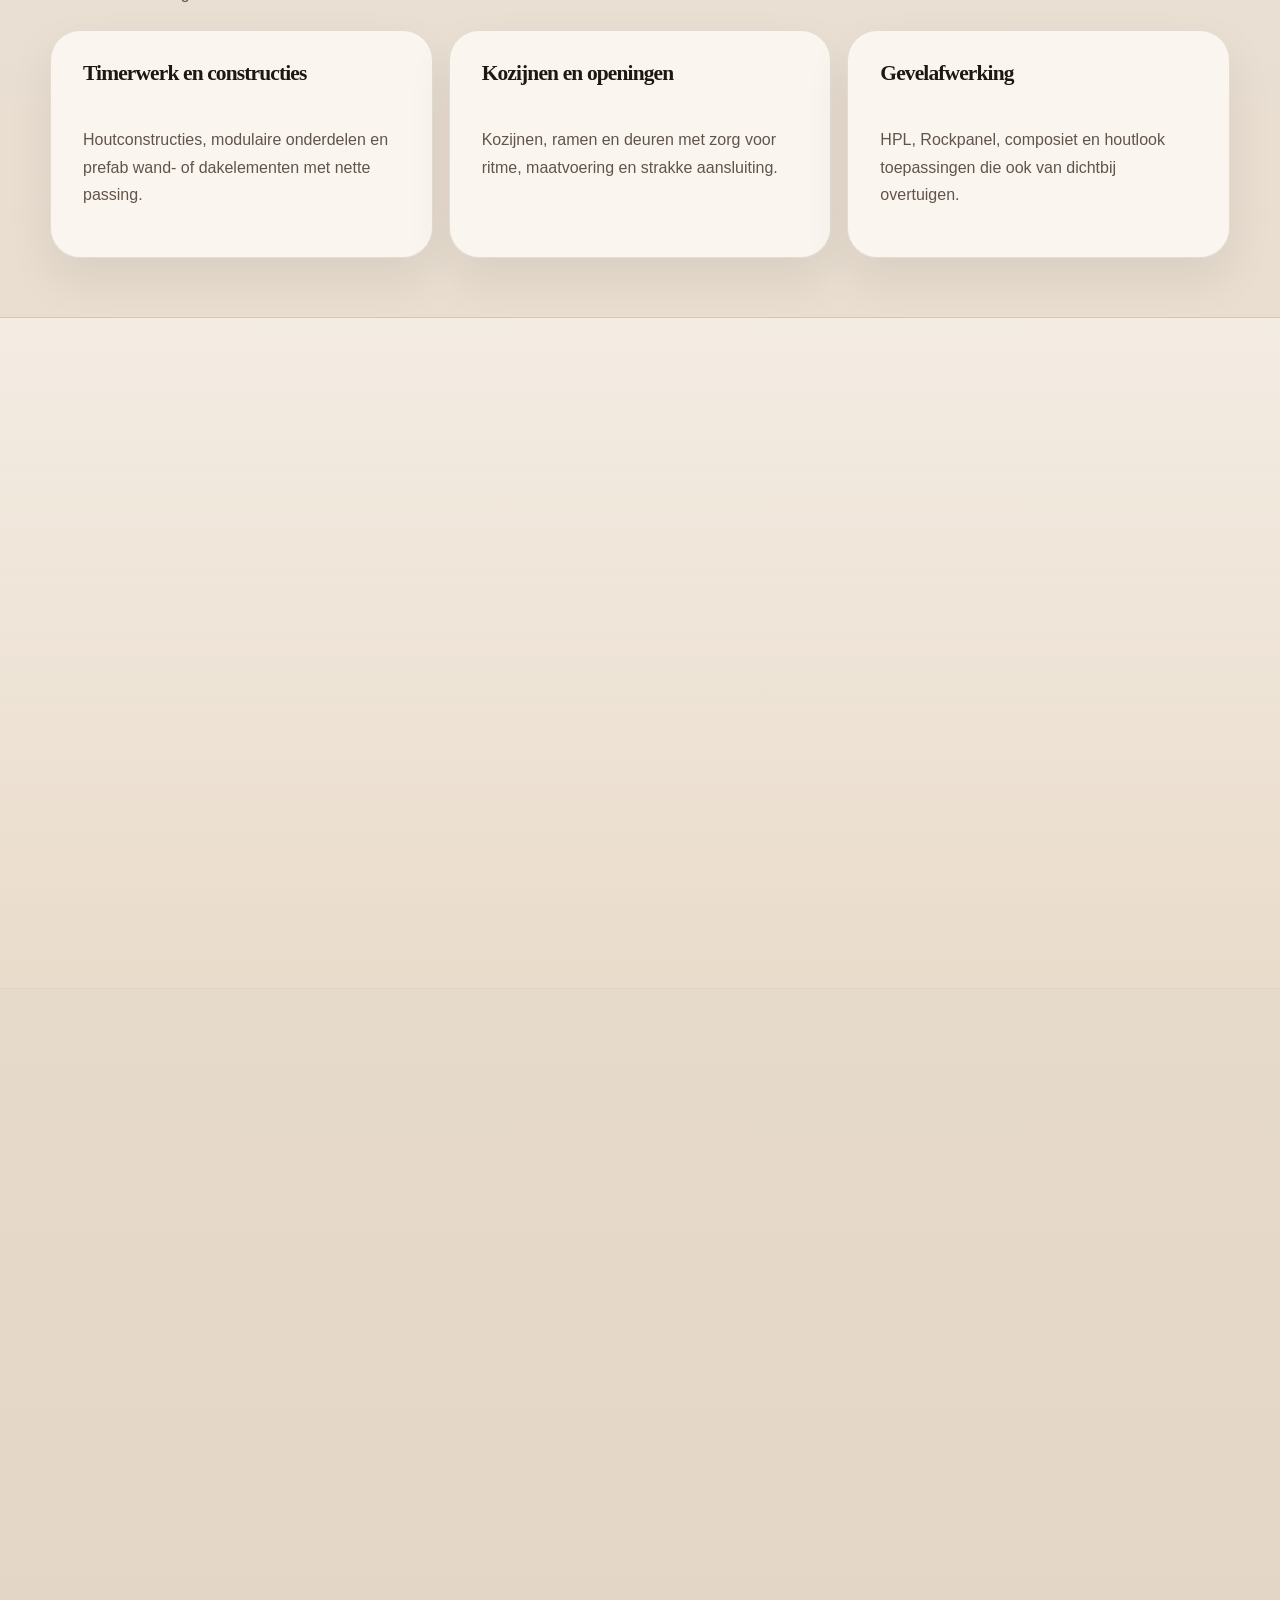
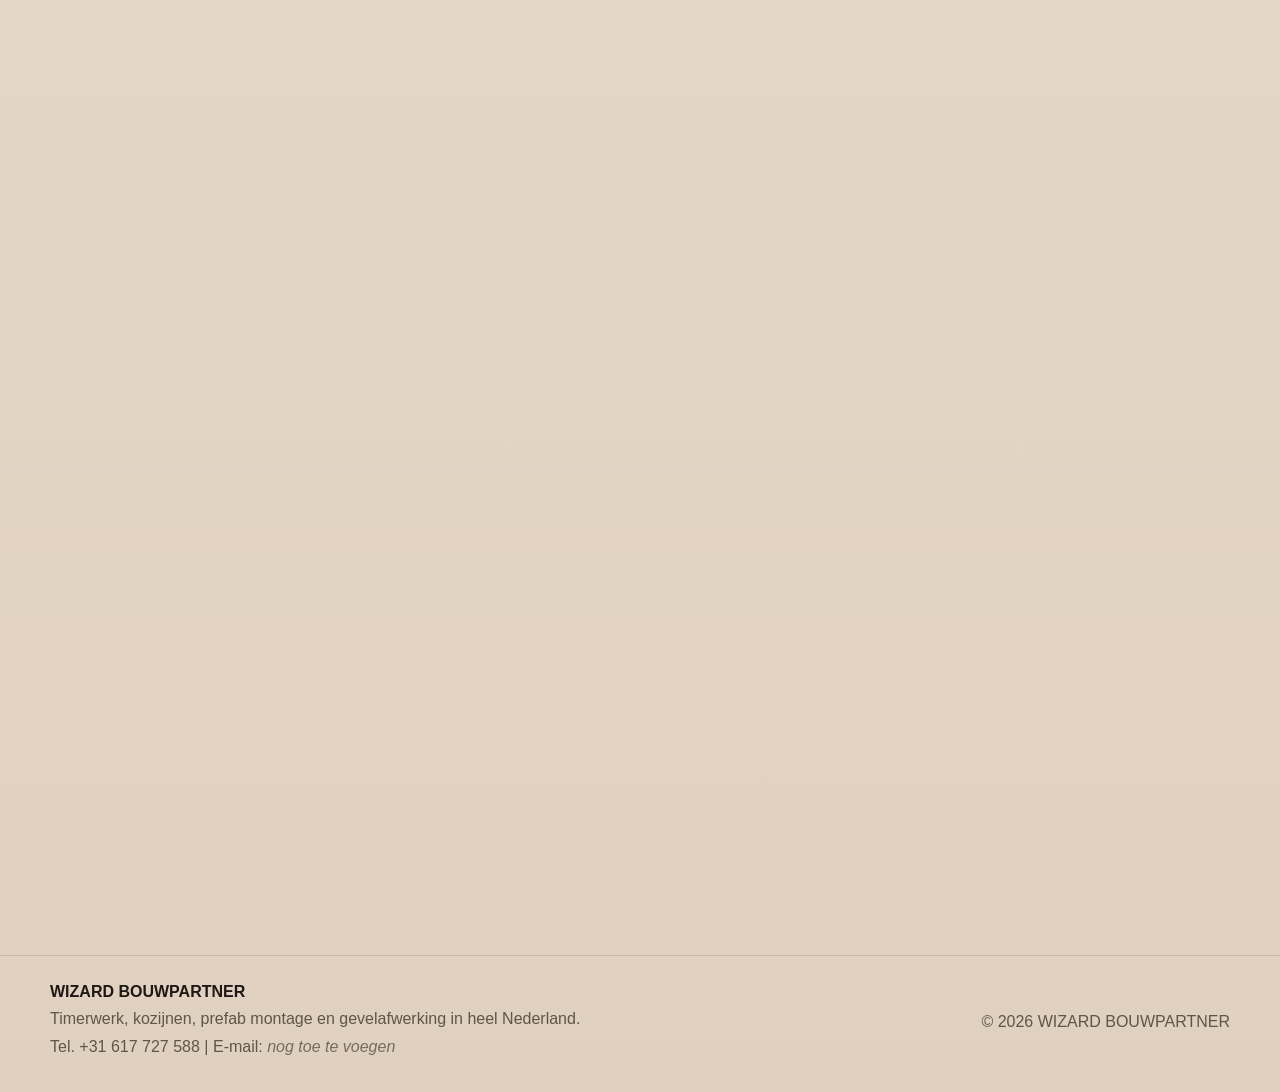
<file: stolarz-onepage/index.html>
<!doctype html>
<html lang="nl">
  <head>
    <meta charset="UTF-8" />
    <meta name="viewport" content="width=device-width, initial-scale=1.0, viewport-fit=cover" />
    <meta
      name="description"
      content="WIZARD BOUWPARTNER voert timerwerk, kozijnen, prefab montage en gevelafwerking uit in heel Nederland."
    />
    <meta name="robots" content="index, follow" />
    <meta name="theme-color" content="#e9dfd1" />
    <title>WIZARD BOUWPARTNER | Timerwerk, Kozijnen en Gevelafwerking</title>
    <link rel="canonical" href="./" />
    <link rel="alternate" hreflang="nl" href="./" />
    <link rel="alternate" hreflang="en" href="en/" />
    <link rel="alternate" hreflang="x-default" href="./" />
    <link rel="icon" type="image/png" href="assets/images/brand/favicon.png" />
    <link rel="stylesheet" href="assets/css/styles.css" />
    <script type="application/ld+json">
      {
        "@context": "https://schema.org",
        "@type": "GeneralContractor",
        "name": "WIZARD BOUWPARTNER",
        "description": "Timerwerk, kozijnen, prefab montage en gevelafwerking in heel Nederland.",
        "telephone": "+31617727588",
        "areaServed": "NL",
        "knowsLanguage": ["nl", "en"],
        "serviceType": [
          "Timerwerk",
          "Kozijnen",
          "Prefab montage",
          "Gevelafwerking",
          "HPL",
          "Rockpanel",
          "Composiet"
        ]
      }
    </script>
  </head>
  <body class="page-home">
    <div class="page-grain" aria-hidden="true"></div>

    <header class="site-header">
      <div class="wrap header-row">
        <a class="brand" href="./" aria-label="Ga naar homepage">
          <span class="brand-logo-shell">
            <img
              class="brand-logo"
              src="assets/images/brand/logo.jpg"
              alt="Logo van WIZARD BOUWPARTNER"
              width="1536"
              height="1024"
            />
          </span>
          <span class="brand-copy">
            <strong>WIZARD BOUWPARTNER</strong>
            <small>timerwerk | heel Nederland</small>
          </span>
        </a>

        <nav class="site-nav" id="site-nav" aria-label="Hoofdnavigatie">
          <a class="is-current" href="./">Home</a>
          <a href="diensten/">Diensten</a>
          <a href="projecten/">Projecten</a>
          <a href="over-ons/">Over ons</a>
          <a href="contact/">Contact</a>
        </nav>

        <div class="header-tools">
          <div class="language-switch" aria-label="Taalkeuze">
            <a class="language-option is-current" href="./" aria-current="page">NL</a>
            <a class="language-option" href="en/">EN</a>
          </div>

          <a class="button button-small header-cta" href="contact/">Contact</a>
        </div>

        <button class="nav-toggle" type="button" aria-expanded="false" aria-controls="site-nav" aria-label="Open menu">
          Menu
        </button>
      </div>
    </header>

    <main>
      <section class="section">
        <div class="wrap hero-layout hero-layout-home">
          <div class="hero-copy is-reveal">
            <p class="eyebrow">Timerwerk in heel Nederland</p>
            <h1>Timerwerk, kozijnen en gevelafwerking voor projecten die strak moeten worden uitgevoerd.</h1>
            <p class="lead">
              WIZARD BOUWPARTNER werkt aan houtconstructies, prefab wand- en dakdelen, kozijnen,
              gevelsystemen in HPL, Rockpanel en composiet, plus detailwerk dat op de bouw echt zichtbaar blijft.
            </p>

            <div class="hero-actions">
              <a class="button" href="diensten/">Bekijk diensten</a>
              <a class="button button-secondary" href="projecten/">Bekijk projecten</a>
            </div>
          </div>

          <div class="hero-side-stack is-reveal">
            <figure class="hero-media">
              <img
                src="assets/images/projects/ekp-noord/facade-hero.jpg"
                alt="Gevelproject met timerwerk, kozijnen en verticale ritmiek"
                width="1080"
                height="1920"
                loading="eager"
              />
              <figcaption>
                <strong>EKP-terrein Noord, &#39;s-Hertogenbosch</strong>
                <span>Reeel projectbeeld met focus op ritme, kozijnen, gevelafwerking en nette herhaling.</span>
              </figcaption>
            </figure>
          </div>
        </div>

        <div class="wrap hero-band">
          <div class="metrics-row is-reveal" aria-label="Kernpunten">
            <div class="metric">
              <strong>5+ jaar</strong>
              <span>gerichte uitvoering in de Nederlandse markt</span>
            </div>
            <div class="metric">
              <strong>Heel NL</strong>
              <span>beschikbaar voor projecten door heel Nederland</span>
            </div>
            <div class="metric">
              <strong>Timerwerk</strong>
              <span>prefab, kozijnen, gevels en afwerking</span>
            </div>
          </div>

          <article class="accent-card is-reveal">
            <span class="mini-label">Beste inzet</span>
            <p>Als prefab, kozijnen en gevelafwerking zonder chaos op de bouw moeten samenkomen, dan ligt hier de kracht.</p>
            <ul class="callout-list">
              <li><strong>Nette oplevering</strong> Werk dat ook na het steigerwerk rustig en strak oogt.</li>
              <li><strong>Handig op de bouw</strong> Makkelijk inzetbaar binnen georganiseerde projectteams.</li>
            </ul>
          </article>
        </div>
      </section>

      <section class="section section-soft">
        <div class="wrap">
          <div class="section-heading is-reveal">
            <p class="eyebrow">Kernwerkzaamheden</p>
            <h2>Een compact profiel, gebouwd rond werk dat in het eindbeeld moet kloppen.</h2>
            <p>
              De homepage blijft bewust helder, maar noemt wel de onderdelen waarop WIZARD BOUWPARTNER het meest wordt ingezet.
            </p>
          </div>

          <div class="stats-grid">
            <article class="stat-card is-reveal">
              <h3>Timerwerk en constructies</h3>
              <p>Houtconstructies, modulaire onderdelen en prefab wand- of dakelementen met nette passing.</p>
            </article>
            <article class="stat-card is-reveal">
              <h3>Kozijnen en openingen</h3>
              <p>Kozijnen, ramen en deuren met zorg voor ritme, maatvoering en strakke aansluiting.</p>
            </article>
            <article class="stat-card is-reveal">
              <h3>Gevelafwerking</h3>
              <p>HPL, Rockpanel, composiet en houtlook toepassingen die ook van dichtbij overtuigen.</p>
            </article>
          </div>
        </div>
      </section>

      <section class="section section-muted">
        <div class="wrap story-grid">
          <article class="panel is-reveal">
            <p class="eyebrow">Van Polen naar Nederland</p>
            <h2>Brede bouwervaring als basis, specialistisch timerwerk als richting.</h2>
            <p>
              In Polen begon het met brede bouwpraktijk: interieurs, sloop, gipswanden, plafonds,
              schilderwerk, vloeren, ramen, deuren en afwerking. In Nederland verschoof de focus
              naar precies werk in hout, gevels, prefab en kozijnen.
            </p>
            <ul class="tag-list">
              <li>gipswanden en plafonds</li>
              <li>vloeren en schilderwerk</li>
              <li>prefab en geveldetails</li>
              <li>schuine daken</li>
            </ul>
          </article>

          <div class="image-stack">
            <figure class="photo-frame is-reveal">
              <img
                src="assets/images/projects/ekp-noord/interior-timber-finish.jpg"
                alt="Binnenatrium met houten bekleding en zichtwerk in uitvoering"
                width="1200"
                height="1600"
                loading="lazy"
              />
              <figcaption>
                <strong>Interieur en zichtwerk</strong>
                <span>Niet alleen gevels, maar ook houten afwerking en ritme binnen het gebouw.</span>
              </figcaption>
            </figure>
          </div>
        </div>
      </section>

      <section class="section">
        <div class="wrap">
          <div class="section-heading is-reveal">
            <p class="eyebrow">Project in beeld</p>
            <h2>Reele uitvoering in plaats van algemene beloftes.</h2>
            <p>
              Het project in &#39;s-Hertogenbosch laat het hele verhaal zien: eindbeeld, opbouwfase en detailwerk rond kozijnen.
            </p>
          </div>

          <div class="service-media-grid">
            <figure class="service-media-card is-reveal">
              <img src="assets/images/projects/ekp-noord/facade-finished-angle.jpg" alt="Afgewerkte gevel met gebalanceerde materialen, balkons en houtaccenten" width="2048" height="1536" loading="lazy" />
              <figcaption>
                <strong>Afgewerkte gevel</strong>
                <span>Het totaalbeeld blijft rustig omdat ritme en details al vroeg onder controle zijn.</span>
              </figcaption>
            </figure>

            <figure class="service-media-card is-reveal">
              <img src="assets/images/projects/ekp-noord/facade-structure-grid.jpg" alt="Gevelstructuur in opbouw met zicht op het raster van het timerwerk" width="1080" height="1920" loading="lazy" />
              <figcaption>
                <strong>Opbouwfase</strong>
                <span>Lijnen, maatvoering en structuur moeten kloppen voordat de gevel wordt gesloten.</span>
              </figcaption>
            </figure>

            <figure class="service-media-card is-reveal">
              <img src="assets/images/projects/ekp-noord/frame-mounting-detail.jpg" alt="Detail van kozijn- en gevelaansluiting tijdens montage" width="1080" height="1920" loading="lazy" />
              <figcaption>
                <strong>Kozijnaansluiting</strong>
                <span>Daar wordt zichtbaar of de uitvoering echt strak is, of alleen goed bedoeld.</span>
              </figcaption>
            </figure>
          </div>
        </div>
      </section>

      <section class="section">
        <div class="wrap split-layout">
          <article class="panel is-reveal">
            <p class="eyebrow">Samengewerkt met</p>
            <h2>Ervaring opgebouwd in serieuze bouwomgevingen.</h2>
            <div class="partner-grid">
              <div class="info-card"><h3>Stam de Koning</h3><p>praktische uitvoering op projectniveau</p></div>
              <div class="info-card"><h3>Hurks</h3><p>samenwerking in professionele bouwprocessen</p></div>
              <div class="info-card"><h3>Huibregts Relou</h3><p>ervaring binnen grotere bouwstructuren</p></div>
              <div class="info-card"><h3>Koppens van de Broek</h3><p>ondersteuning in uitvoering en montage</p></div>
              <div class="info-card"><h3>BBM</h3><p>projectwerk met focus op detail</p></div>
              <div class="info-card"><h3>Work Faktory</h3><p>praktische inzet op de bouwplaats</p></div>
            </div>
          </article>

          <article class="cta-panel is-reveal">
            <p class="eyebrow">Beschikbaarheid</p>
            <h2>Beschikbaar voor nieuwe projecten door heel Nederland.</h2>
            <p>
              Zoek je een partij voor timerwerk, kozijnen, prefab montage of gevelafwerking,
              dan laat de rest van de site nu precies zien wat de specialisatie inhoudt.
            </p>
            <div class="cta-actions">
              <a class="button" href="contact/">Ga naar contact</a>
              <a class="button button-secondary" href="over-ons/">Lees meer over ervaring</a>
            </div>
          </article>
        </div>
      </section>
    </main>

    <footer class="site-footer">
      <div class="wrap footer-row">
        <div>
          <strong>WIZARD BOUWPARTNER</strong>
          <p>Timerwerk, kozijnen, prefab montage en gevelafwerking in heel Nederland.</p>
          <p>Tel. <a href="tel:+31617727588">+31 617 727 588</a> | E-mail: <span class="placeholder">nog toe te voegen</span></p>
        </div>
        <p>&copy; <span data-year></span> WIZARD BOUWPARTNER</p>
      </div>
    </footer>

    <script src="assets/js/script.js"></script>
  </body>
</html>
</file>
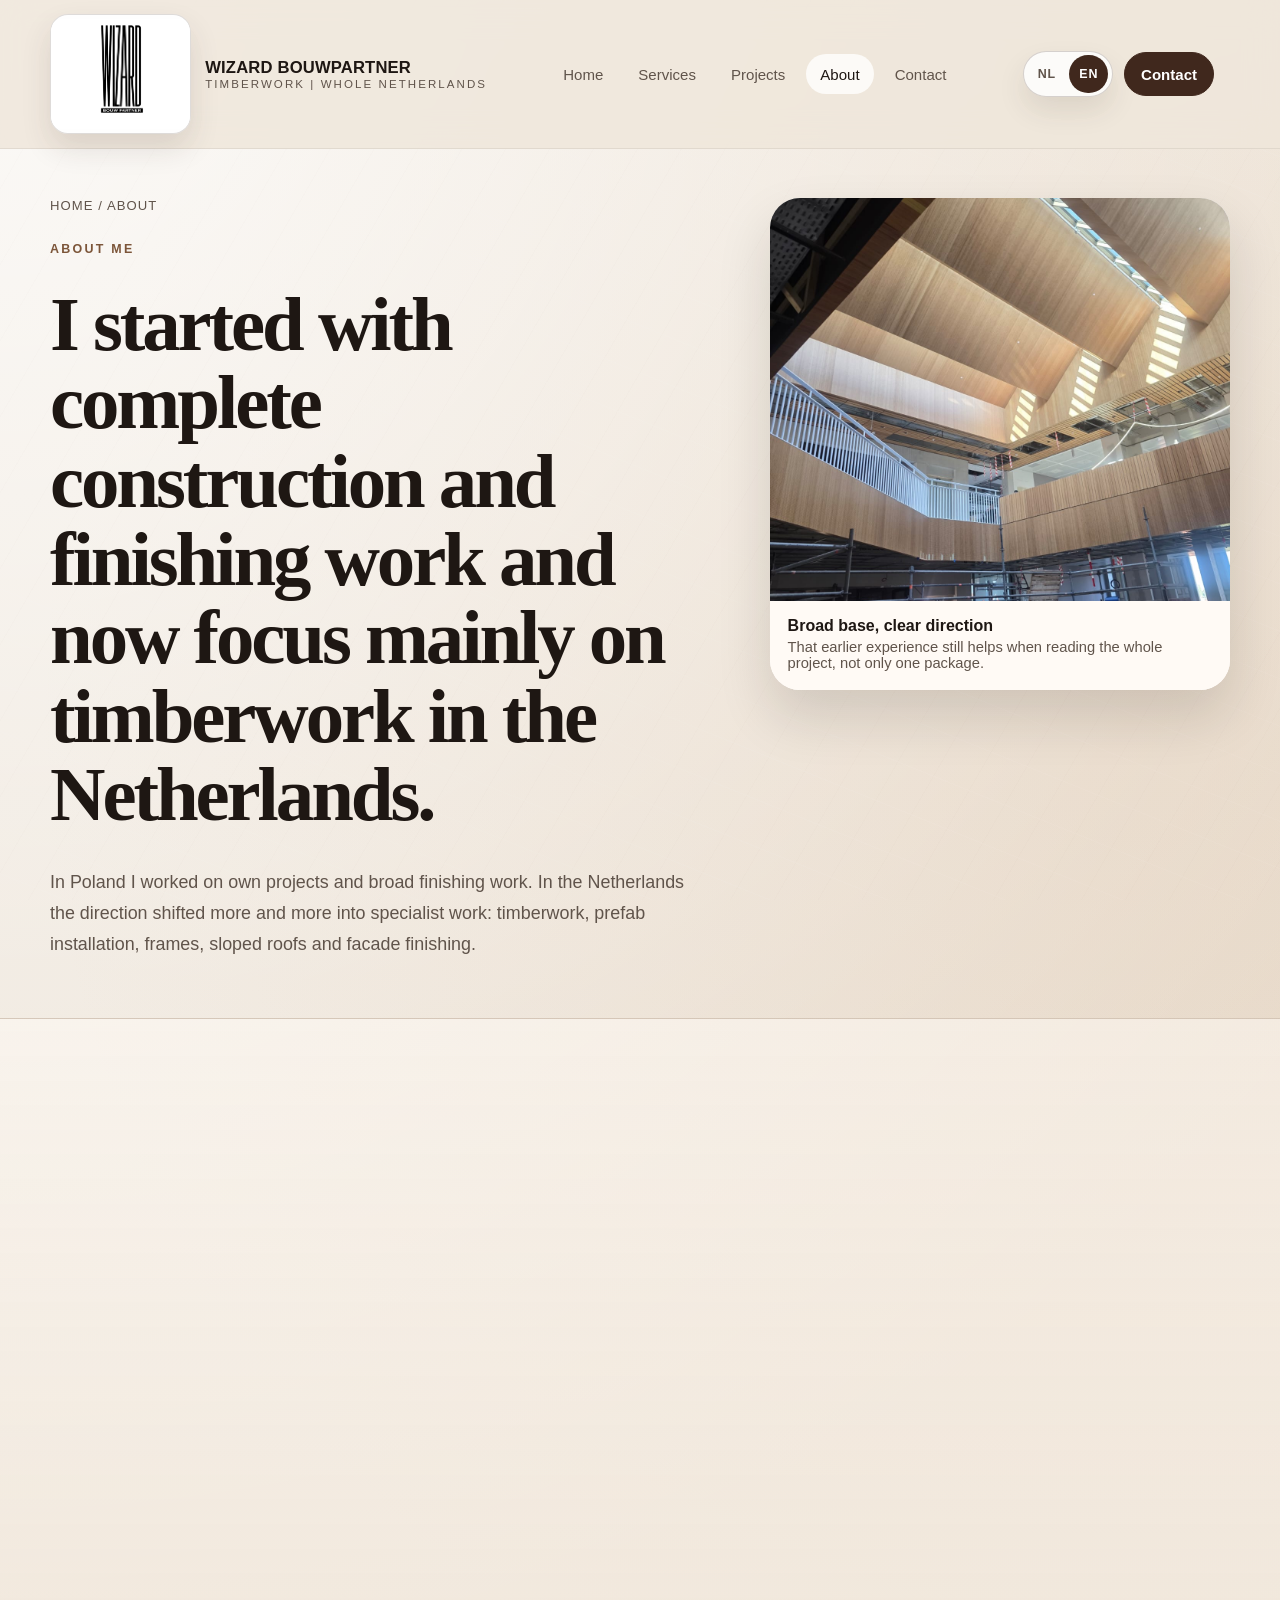
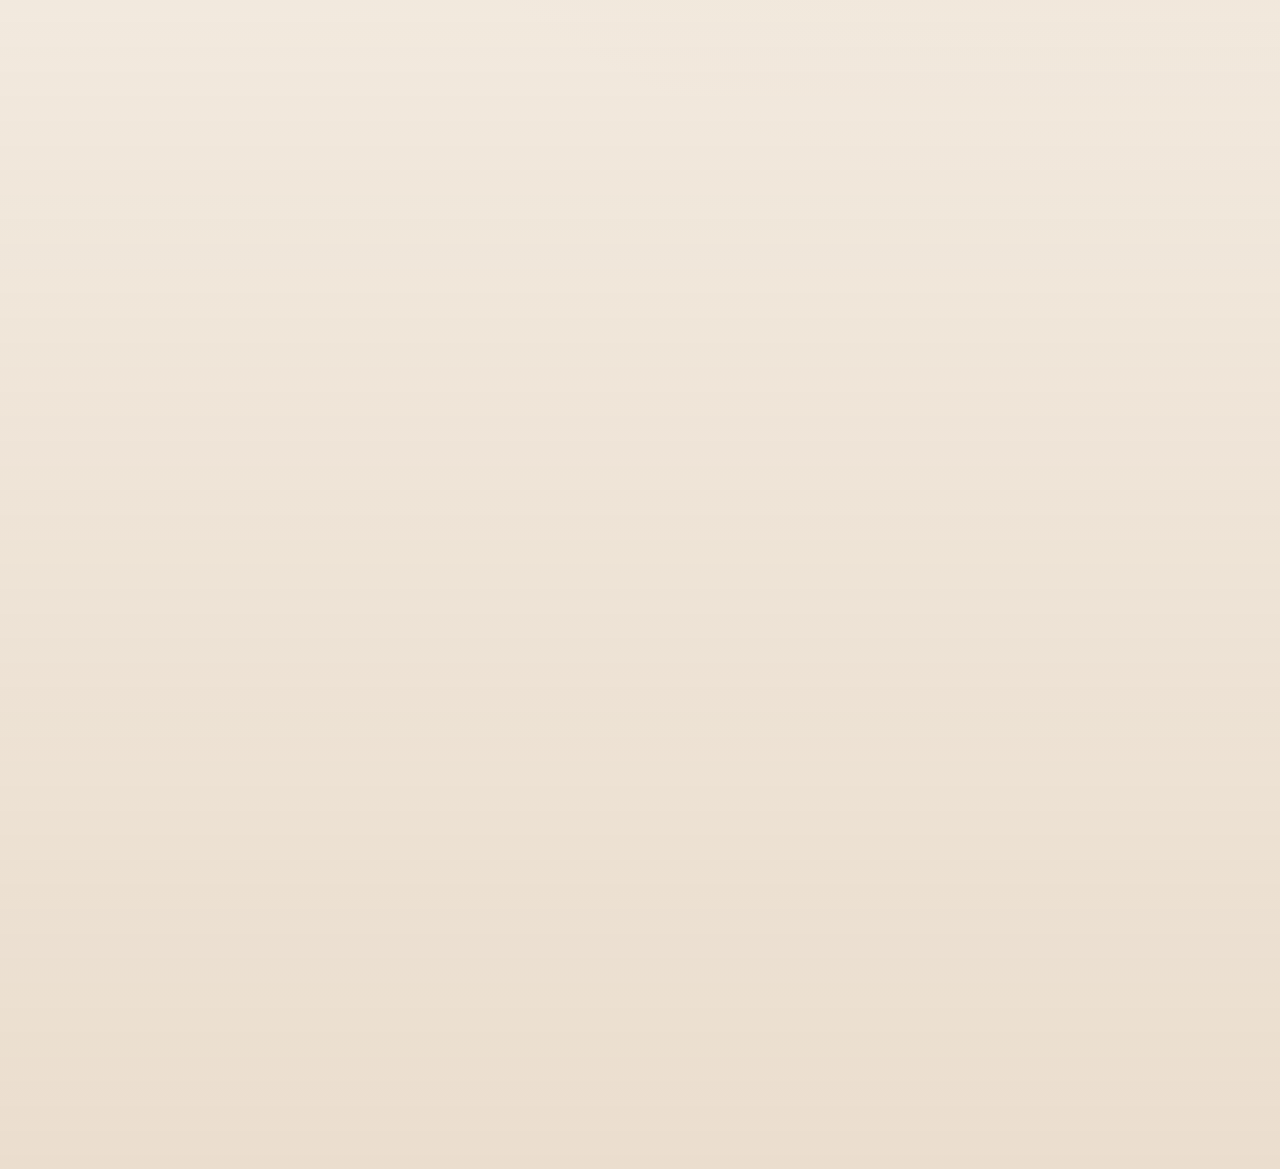
<file: en/about/index.html>
<!doctype html>
<html lang="en">
  <head>
    <meta charset="UTF-8" />
    <meta name="viewport" content="width=device-width, initial-scale=1.0, viewport-fit=cover" />
    <meta
      name="description"
      content="About WIZARD BOUWPARTNER: broad construction practice in Poland and more than 5 years of specialist timberwork in the Netherlands, with focus on prefab, frames, sloped roofs and facade finishing."
    />
    <meta name="robots" content="index, follow" />
    <meta name="theme-color" content="#e9dfd1" />
    <title>About | WIZARD BOUWPARTNER and the move into specialist timberwork</title>
    <link rel="canonical" href="./" />
    <link rel="alternate" hreflang="en" href="./" />
    <link rel="alternate" hreflang="nl" href="../../over-ons/" />
    <link rel="alternate" hreflang="x-default" href="../../over-ons/" />
    <link rel="icon" type="image/png" href="../../assets/images/brand/favicon.png" />
    <link rel="stylesheet" href="../../assets/css/styles.css" />
  </head>
  <body class="page-about">
    <div class="page-grain" aria-hidden="true"></div>

    <header class="site-header">
      <div class="wrap header-row">
        <a class="brand" href="../" aria-label="Go to homepage">
          <span class="brand-logo-shell">
            <img class="brand-logo" src="../../assets/images/brand/logo.jpg" alt="WIZARD BOUWPARTNER logo" width="1536" height="1024" />
          </span>
          <span class="brand-copy">
            <strong>WIZARD BOUWPARTNER</strong>
            <small>timberwork | whole Netherlands</small>
          </span>
        </a>

        <nav class="site-nav" id="site-nav" aria-label="Main navigation">
          <a href="../">Home</a>
          <a href="../services/">Services</a>
          <a href="../projects/">Projects</a>
          <a class="is-current" href="./">About</a>
          <a href="../contact/">Contact</a>
        </nav>

        <div class="header-tools">
          <div class="language-switch" aria-label="Language selector">
            <a class="language-option" href="../../over-ons/">NL</a>
            <a class="language-option is-current" href="./" aria-current="page">EN</a>
          </div>

          <a class="button button-small header-cta" href="../contact/">Contact</a>
        </div>

        <button class="nav-toggle" type="button" aria-expanded="false" aria-controls="site-nav" aria-label="Open menu">
          Menu
        </button>
      </div>
    </header>

    <main>
      <section class="section">
        <div class="wrap split-layout">
          <article class="hero-copy is-reveal">
            <p class="breadcrumbs">Home / About</p>
            <p class="eyebrow">About me</p>
            <h1>I started with complete construction and finishing work and now focus mainly on timberwork in the Netherlands.</h1>
            <p class="lead">
              In Poland I worked on own projects and broad finishing work.
              In the Netherlands the direction shifted more and more into specialist work:
              timberwork, prefab installation, frames, sloped roofs and facade finishing.
            </p>
          </article>

          <div class="image-stack">
            <figure class="photo-frame is-reveal">
              <img
                src="../../assets/images/projects/ekp-noord/interior-timber-finish.jpg"
                alt="Interior space in progress with timber ceilings and visible finishing work"
                width="1200"
                height="1600"
                loading="eager"
              />
              <figcaption>
                <strong>Broad base, clear direction</strong>
                <span>That earlier experience still helps when reading the whole project, not only one package.</span>
              </figcaption>
            </figure>
          </div>
        </div>
      </section>

      <section class="section section-muted">
        <div class="wrap timeline-grid">
          <article class="panel is-reveal">
            <p class="eyebrow">Experience in Poland</p>
            <h2>First own projects and complete finishing work.</h2>
            <p>
              The first years were broad practical work:
              interiors, demolition, drywall, ceilings, painting, floors, windows, doors and installation work.
            </p>
            <ul class="detail-list">
              <li>interiors and room arrangement</li>
              <li>drywall and ceilings</li>
              <li>floors, painting and wallpaper</li>
              <li>electrical, hydraulic and shower-related work</li>
            </ul>
          </article>

          <article class="panel is-reveal">
            <p class="eyebrow">Experience in the Netherlands</p>
            <h2>Then more than 5 years of timberwork in the Netherlands.</h2>
            <p>
              In the Netherlands the work became more specialist:
              timber structures, modular parts, prefab wall and roof elements, frames, sloped roofs and front facade finishing.
            </p>
            <ul class="detail-list">
              <li>timberwork and prefab installation</li>
              <li>frames, windows and doors</li>
              <li>timber-look, HPL, Rockpanel and composite</li>
              <li>sloped roofs and visible details</li>
            </ul>
          </article>
        </div>
      </section>

      <section class="section">
        <div class="wrap">
          <div class="section-heading is-reveal">
            <p class="eyebrow">Worked with</p>
            <h2>I have worked for companies such as these.</h2>
          </div>

          <ul class="company-list is-reveal">
            <li>Stam de Koning</li>
            <li>Hurks</li>
            <li>Huibregts Relou</li>
            <li>Koppens van de Broek</li>
            <li>BBM</li>
            <li>Work Faktory</li>
          </ul>
        </div>
      </section>

      <section class="section section-soft">
        <div class="wrap">
          <article class="cta-panel is-reveal">
            <p class="eyebrow">Today</p>
            <h2>Today I mainly take on work where dimensions, installation and finishing stay visible.</h2>
            <p>That is where the experience from both Poland and the Netherlands is most useful: prefab, frames, facade cladding and sloped roofs.</p>
            <div class="cta-actions">
              <a class="button" href="../projects/">View projects</a>
              <a class="button button-secondary" href="../contact/">Contact</a>
            </div>
          </article>
        </div>
      </section>
    </main>

    <footer class="site-footer">
      <div class="wrap footer-row">
        <div>
          <strong>WIZARD BOUWPARTNER</strong>
          <p>Timberwork, frames, prefab wall and roof elements, sloped roofs and facade finishing across the Netherlands.</p>
          <p>Tel. <a href="tel:+31617727588">+31 617 727 588</a> | E-mail: <span class="placeholder">to be added</span></p>
        </div>
        <p>&copy; <span data-year></span> WIZARD BOUWPARTNER</p>
      </div>
    </footer>

    <script src="../../assets/js/script.js"></script>
  </body>
</html>
</file>
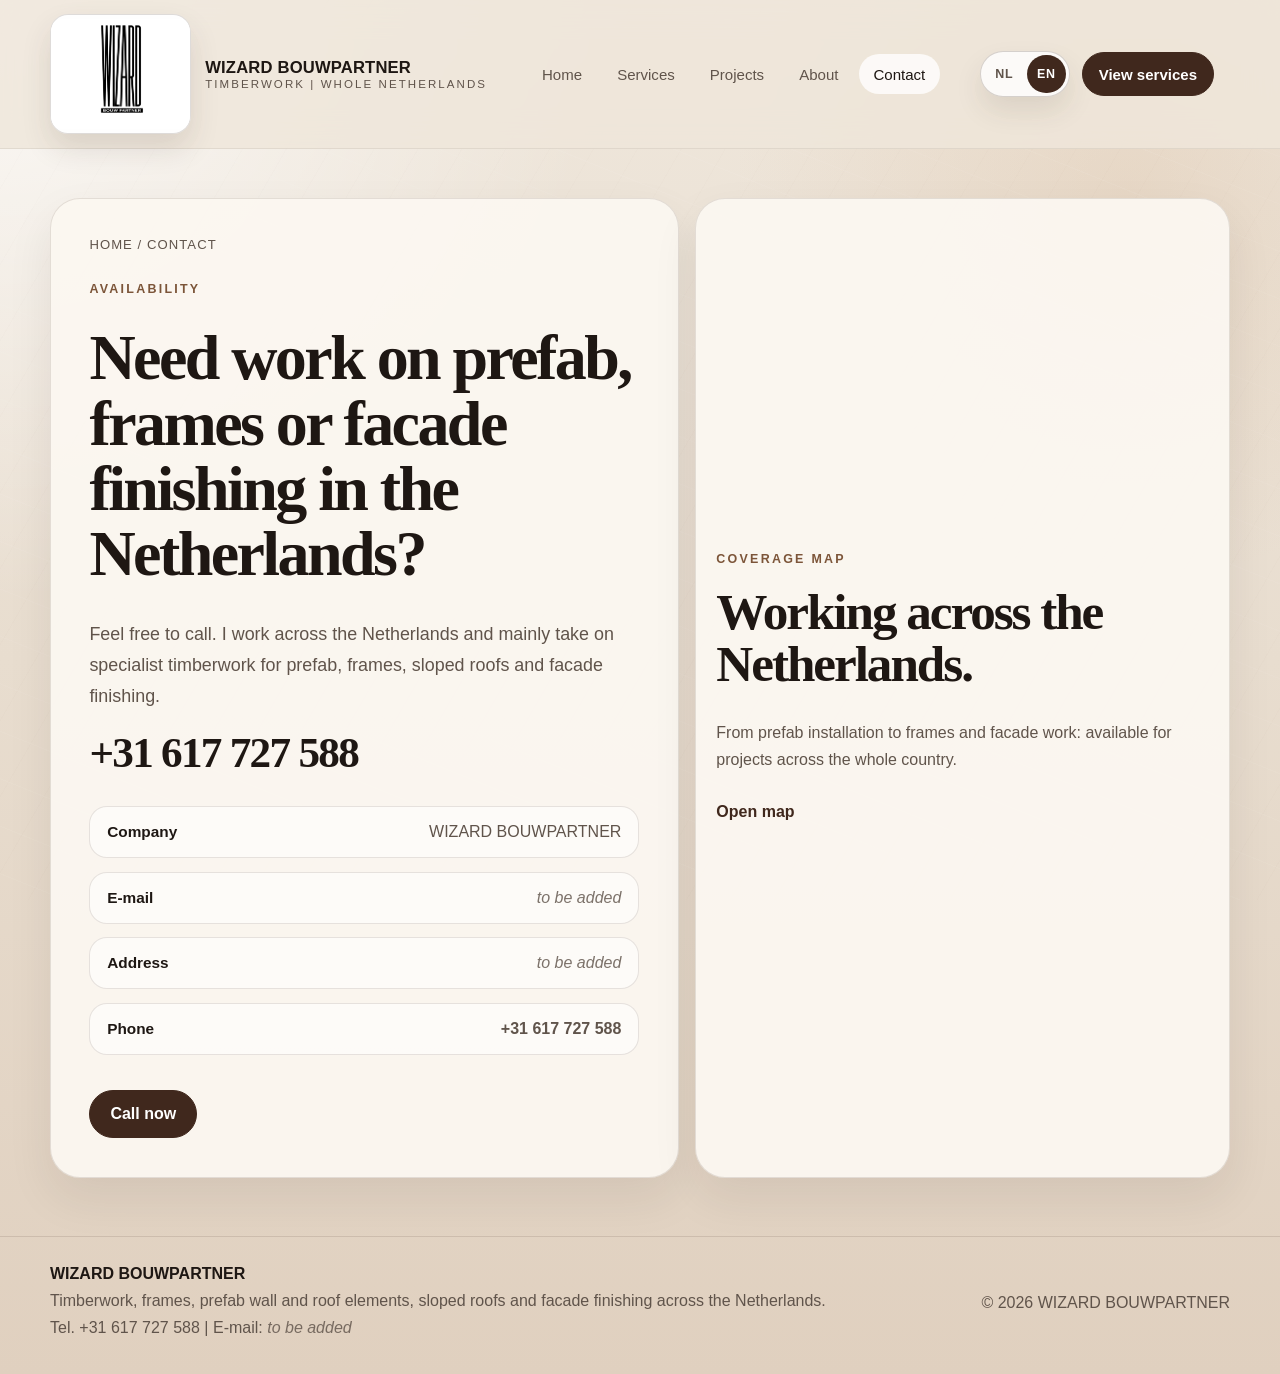
<file: en/contact/index.html>
<!doctype html>
<html lang="en">
  <head>
    <meta charset="UTF-8" />
    <meta name="viewport" content="width=device-width, initial-scale=1.0, viewport-fit=cover" />
    <meta
      name="description"
      content="Contact WIZARD BOUWPARTNER for specialist timberwork, frames, prefab installation, sloped roofs and facade finishing across the Netherlands."
    />
    <meta name="robots" content="index, follow" />
    <meta name="theme-color" content="#e9dfd1" />
    <title>Contact | WIZARD BOUWPARTNER</title>
    <link rel="canonical" href="./" />
    <link rel="alternate" hreflang="en" href="./" />
    <link rel="alternate" hreflang="nl" href="../../contact/" />
    <link rel="alternate" hreflang="x-default" href="../../contact/" />
    <link rel="icon" type="image/png" href="../../assets/images/brand/favicon.png" />
    <link rel="stylesheet" href="../../assets/css/styles.css" />
  </head>
  <body class="page-contact">
    <div class="page-grain" aria-hidden="true"></div>

    <header class="site-header">
      <div class="wrap header-row">
        <a class="brand" href="../" aria-label="Go to homepage">
          <span class="brand-logo-shell">
            <img class="brand-logo" src="../../assets/images/brand/logo.jpg" alt="WIZARD BOUWPARTNER logo" width="1536" height="1024" />
          </span>
          <span class="brand-copy">
            <strong>WIZARD BOUWPARTNER</strong>
            <small>timberwork | whole Netherlands</small>
          </span>
        </a>

        <nav class="site-nav" id="site-nav" aria-label="Main navigation">
          <a href="../">Home</a>
          <a href="../services/">Services</a>
          <a href="../projects/">Projects</a>
          <a href="../about/">About</a>
          <a class="is-current" href="./">Contact</a>
        </nav>

        <div class="header-tools">
          <div class="language-switch" aria-label="Language selector">
            <a class="language-option" href="../../contact/">NL</a>
            <a class="language-option is-current" href="./" aria-current="page">EN</a>
          </div>

          <a class="button button-small header-cta" href="../services/">View services</a>
        </div>

        <button class="nav-toggle" type="button" aria-expanded="false" aria-controls="site-nav" aria-label="Open menu">
          Menu
        </button>
      </div>
    </header>

    <main>
      <section class="section">
        <div class="wrap contact-layout-strong">
          <article class="contact-panel data-panel is-reveal">
            <p class="breadcrumbs">Home / Contact</p>
            <p class="eyebrow">Availability</p>
            <h1>Need work on prefab, frames or facade finishing in the Netherlands?</h1>
            <p class="lead">
              Feel free to call. I work across the Netherlands and mainly take on specialist timberwork for prefab, frames, sloped roofs and facade finishing.
            </p>
            <a class="phone-link-large" href="tel:+31617727588">+31 617 727 588</a>

            <div class="data-grid">
              <div class="data-row">
                <strong>Company</strong>
                <span>WIZARD BOUWPARTNER</span>
              </div>
              <div class="data-row">
                <strong>E-mail</strong>
                <span class="placeholder">to be added</span>
              </div>
              <div class="data-row">
                <strong>Address</strong>
                <span class="placeholder">to be added</span>
              </div>
              <div class="data-row">
                <strong>Phone</strong>
                <span><a href="tel:+31617727588">+31 617 727 588</a></span>
              </div>
            </div>

            <div class="hero-actions">
              <a class="button" href="tel:+31617727588">Call now</a>
            </div>
          </article>

          <article class="map-card quote-card is-reveal">
            <iframe
              title="Map of the Netherlands"
              loading="lazy"
              referrerpolicy="no-referrer-when-downgrade"
              src="https://www.openstreetmap.org/export/embed.html?bbox=3.1%2C50.6%2C7.4%2C53.8&amp;layer=mapnik"
            ></iframe>
            <div class="map-card-copy">
              <span class="mini-label">Coverage map</span>
              <h2>Working across the Netherlands.</h2>
              <p>From prefab installation to frames and facade work: available for projects across the whole country.</p>
              <a class="map-link" href="https://www.openstreetmap.org/#map=7/52.2/5.3" target="_blank" rel="noreferrer">Open map</a>
            </div>
          </article>
        </div>
      </section>
    </main>

    <footer class="site-footer">
      <div class="wrap footer-row">
        <div>
          <strong>WIZARD BOUWPARTNER</strong>
          <p>Timberwork, frames, prefab wall and roof elements, sloped roofs and facade finishing across the Netherlands.</p>
          <p>Tel. <a href="tel:+31617727588">+31 617 727 588</a> | E-mail: <span class="placeholder">to be added</span></p>
        </div>
        <p>&copy; <span data-year></span> WIZARD BOUWPARTNER</p>
      </div>
    </footer>

    <script src="../../assets/js/script.js"></script>
  </body>
</html>
</file>
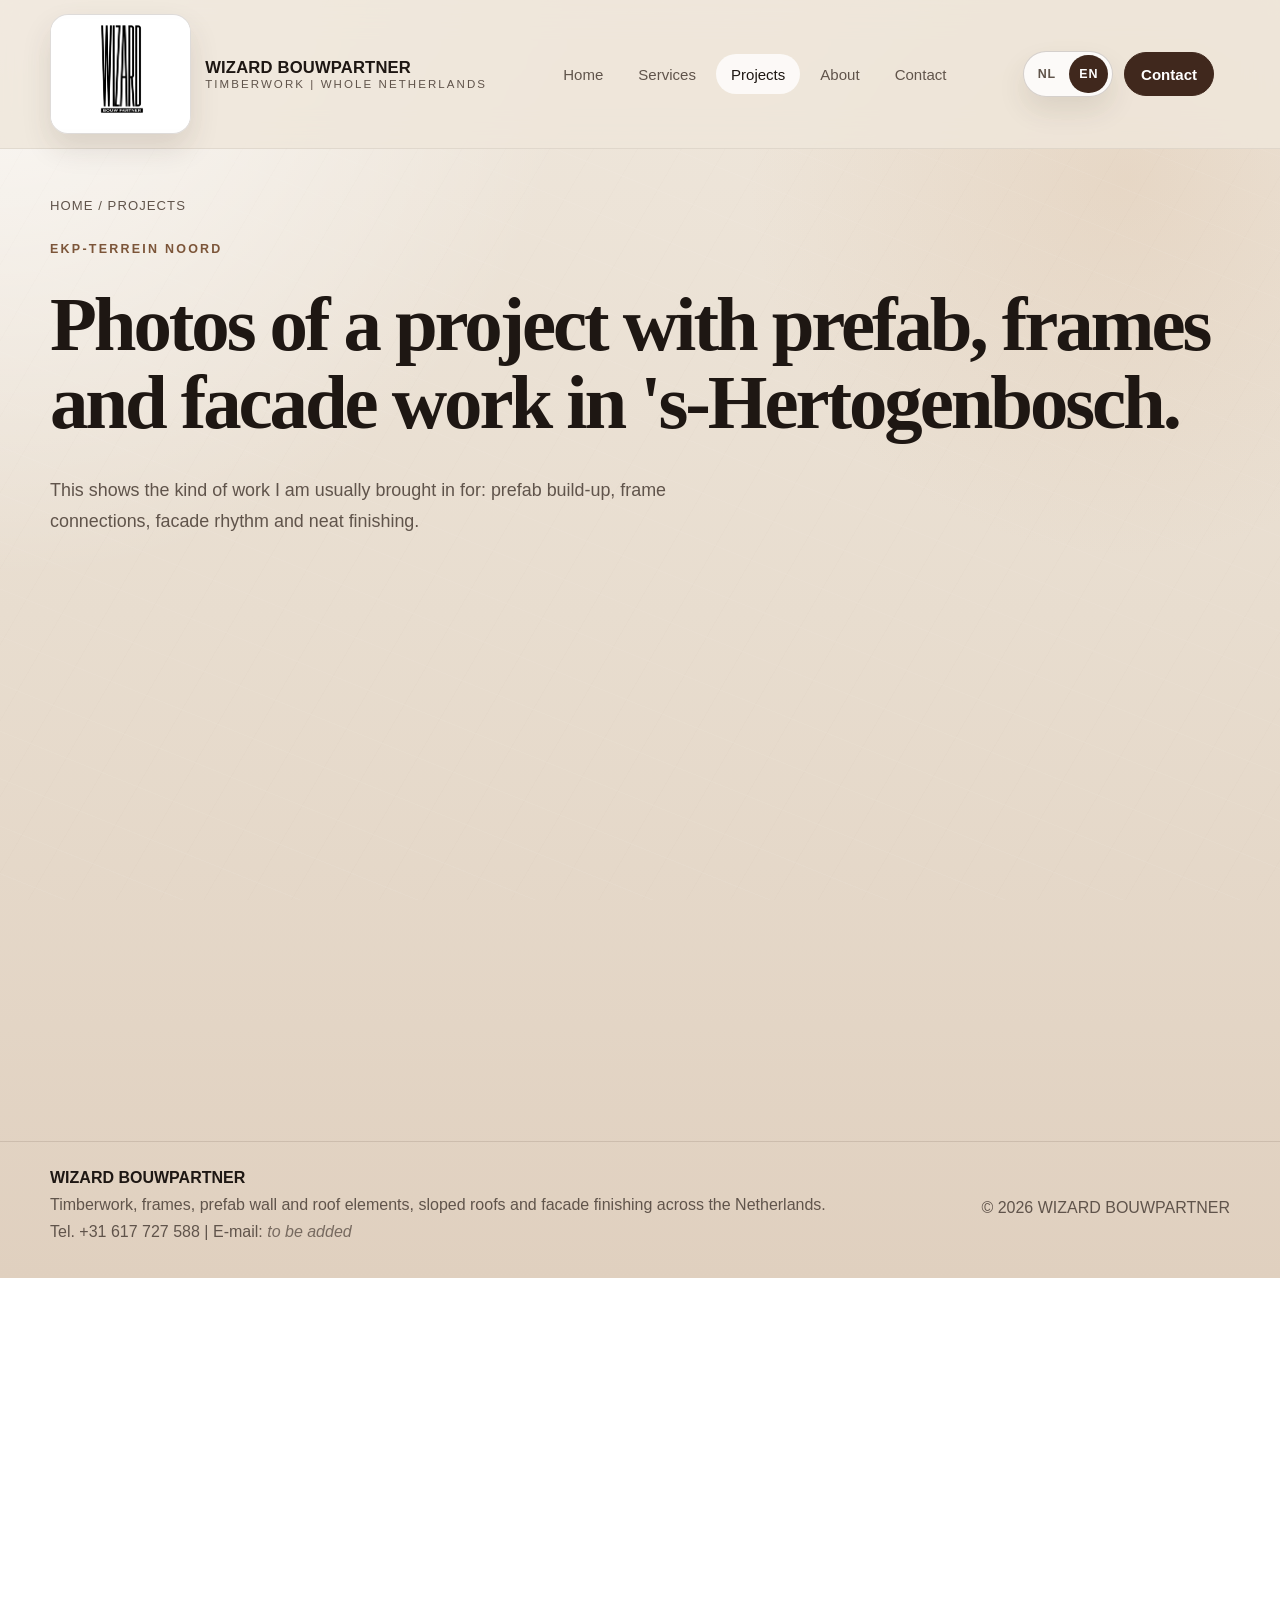
<file: en/projects/index.html>
<!doctype html>
<html lang="en">
  <head>
    <meta charset="UTF-8" />
    <meta name="viewport" content="width=device-width, initial-scale=1.0, viewport-fit=cover" />
    <meta
      name="description"
      content="Project page of WIZARD BOUWPARTNER with real photos of timberwork, frames, prefab build-up and facade finishing at EKP-terrein Noord in 's-Hertogenbosch."
    />
    <meta name="robots" content="index, follow" />
    <meta name="theme-color" content="#e9dfd1" />
    <title>Projects | WIZARD BOUWPARTNER at EKP-terrein Noord</title>
    <link rel="canonical" href="./" />
    <link rel="alternate" hreflang="en" href="./" />
    <link rel="alternate" hreflang="nl" href="../../projecten/" />
    <link rel="alternate" hreflang="x-default" href="../../projecten/" />
    <link rel="icon" type="image/png" href="../../assets/images/brand/favicon.png" />
    <link rel="stylesheet" href="../../assets/css/styles.css" />
  </head>
  <body class="page-projects">
    <div class="page-grain" aria-hidden="true"></div>

    <header class="site-header">
      <div class="wrap header-row">
        <a class="brand" href="../" aria-label="Go to homepage">
          <span class="brand-logo-shell">
            <img class="brand-logo" src="../../assets/images/brand/logo.jpg" alt="WIZARD BOUWPARTNER logo" width="1536" height="1024" />
          </span>
          <span class="brand-copy">
            <strong>WIZARD BOUWPARTNER</strong>
            <small>timberwork | whole Netherlands</small>
          </span>
        </a>

        <nav class="site-nav" id="site-nav" aria-label="Main navigation">
          <a href="../">Home</a>
          <a href="../services/">Services</a>
          <a class="is-current" href="./">Projects</a>
          <a href="../about/">About</a>
          <a href="../contact/">Contact</a>
        </nav>

        <div class="header-tools">
          <div class="language-switch" aria-label="Language selector">
            <a class="language-option" href="../../projecten/">NL</a>
            <a class="language-option is-current" href="./" aria-current="page">EN</a>
          </div>

          <a class="button button-small header-cta" href="../contact/">Contact</a>
        </div>

        <button class="nav-toggle" type="button" aria-expanded="false" aria-controls="site-nav" aria-label="Open menu">
          Menu
        </button>
      </div>
    </header>

    <main>
      <section class="section">
        <div class="wrap">
          <div class="hero-copy is-reveal">
            <p class="breadcrumbs">Home / Projects</p>
            <p class="eyebrow">EKP-terrein Noord</p>
            <h1>Photos of a project with prefab, frames and facade work in &#39;s-Hertogenbosch.</h1>
            <p class="lead">
              This shows the kind of work I am usually brought in for:
              prefab build-up, frame connections, facade rhythm and neat finishing.
            </p>
          </div>
        </div>
      </section>

      <section class="section">
        <div class="wrap project-gallery-shell">
          <div class="carousel-toolbar is-reveal" aria-label="Project gallery navigation">
            <div class="carousel-nav">
              <button class="carousel-button" type="button" data-carousel-prev aria-label="Previous photo">Previous</button>
              <button class="carousel-button" type="button" data-carousel-next aria-label="Next photo">Next</button>
            </div>
            <div class="carousel-dots" data-carousel-dots aria-label="Gallery position"></div>
          </div>

          <div class="gallery-grid" data-carousel>
          <figure class="project-card project-card-primary is-reveal">
            <img src="../../assets/images/projects/ekp-noord/facade-full-overview.jpg" alt="Full modern facade with stone accents, balconies and timber cladding" width="2048" height="1536" loading="eager" />
              <figcaption>
                <strong>Full facade</strong>
                <span>Here you can see how stone, timber-look surfaces and balconies come together as one whole.</span>
              </figcaption>
            </figure>

          <figure class="project-card project-card-tall is-reveal">
            <img src="../../assets/images/projects/ekp-noord/facade-structure-grid.jpg" alt="Facade structure under construction with visible timber grid" width="1080" height="1920" loading="lazy" />
              <figcaption>
                <strong>Build-up phase</strong>
                <span>Before the finish goes on, the grid, dimensions and lines already have to be right.</span>
              </figcaption>
            </figure>

          <figure class="project-card project-card-tall is-reveal">
            <img src="../../assets/images/projects/ekp-noord/frame-mounting-detail.jpg" alt="Mounting detail around a frame and dark facade finish" width="1080" height="1920" loading="lazy" />
              <figcaption>
                <strong>Frame connection</strong>
                <span>Around the frames you can quickly see whether the detail work was prepared and installed cleanly.</span>
              </figcaption>
            </figure>

          <figure class="project-card project-card-wide is-reveal">
            <img src="../../assets/images/projects/ekp-noord/facade-finished-overview.jpg" alt="Modern residential facade with timber accents, balconies and stone base" width="2048" height="1536" loading="lazy" />
              <figcaption>
                <strong>Finished project</strong>
                <span>A second view shows how the finishing reads as one complete result.</span>
              </figcaption>
            </figure>

          <figure class="project-card project-card-compact is-reveal">
            <img src="../../assets/images/projects/ekp-noord/substructure-technical-precision.jpg" alt="Technical assembly of facade substructure and fixing rails" width="1920" height="1080" loading="lazy" />
              <figcaption>
                <strong>Substructure</strong>
                <span>The hidden substructure and fixings also need to be right before the visible layer closes up.</span>
              </figcaption>
            </figure>

          <figure class="project-card project-card-compact is-reveal">
            <img src="../../assets/images/projects/ekp-noord/facade-rhythm-overview.jpg" alt="Facade rhythm with stone core, timber slats and balcony lines" width="2048" height="1536" loading="lazy" />
            <figcaption>
              <strong>Facade rhythm</strong>
              <span>Timber slats, stone and balcony lines only work when repetition is kept tight and consistent.</span>
            </figcaption>
          </figure>

          <figure class="project-card project-card-wide-half is-reveal">
            <img src="../../assets/images/projects/ekp-noord/facade-finished-angle.jpg" alt="Angular view of facade with warm timber accents and balconies" width="2048" height="1536" loading="lazy" />
              <figcaption>
                <strong>Materials together</strong>
                <span>Timber-look surfaces, stone and glass need to work together instead of fighting each other.</span>
              </figcaption>
            </figure>

          <figure class="project-card project-card-wide-half is-reveal">
            <img src="../../assets/images/projects/ekp-noord/facade-close-material-detail.jpg" alt="Close facade view with timber slats, stone base and dark screens" width="2048" height="1536" loading="lazy" />
              <figcaption>
                <strong>Detail up close</strong>
                <span>Up close you see most honestly whether joints and material transitions were finished neatly.</span>
              </figcaption>
            </figure>
          </div>
        </div>
      </section>

    </main>

    <footer class="site-footer">
      <div class="wrap footer-row">
        <div>
          <strong>WIZARD BOUWPARTNER</strong>
          <p>Timberwork, frames, prefab wall and roof elements, sloped roofs and facade finishing across the Netherlands.</p>
          <p>Tel. <a href="tel:+31617727588">+31 617 727 588</a> | E-mail: <span class="placeholder">to be added</span></p>
        </div>
        <p>&copy; <span data-year></span> WIZARD BOUWPARTNER</p>
      </div>
    </footer>

    <script src="../../assets/js/script.js"></script>
  </body>
</html>
</file>
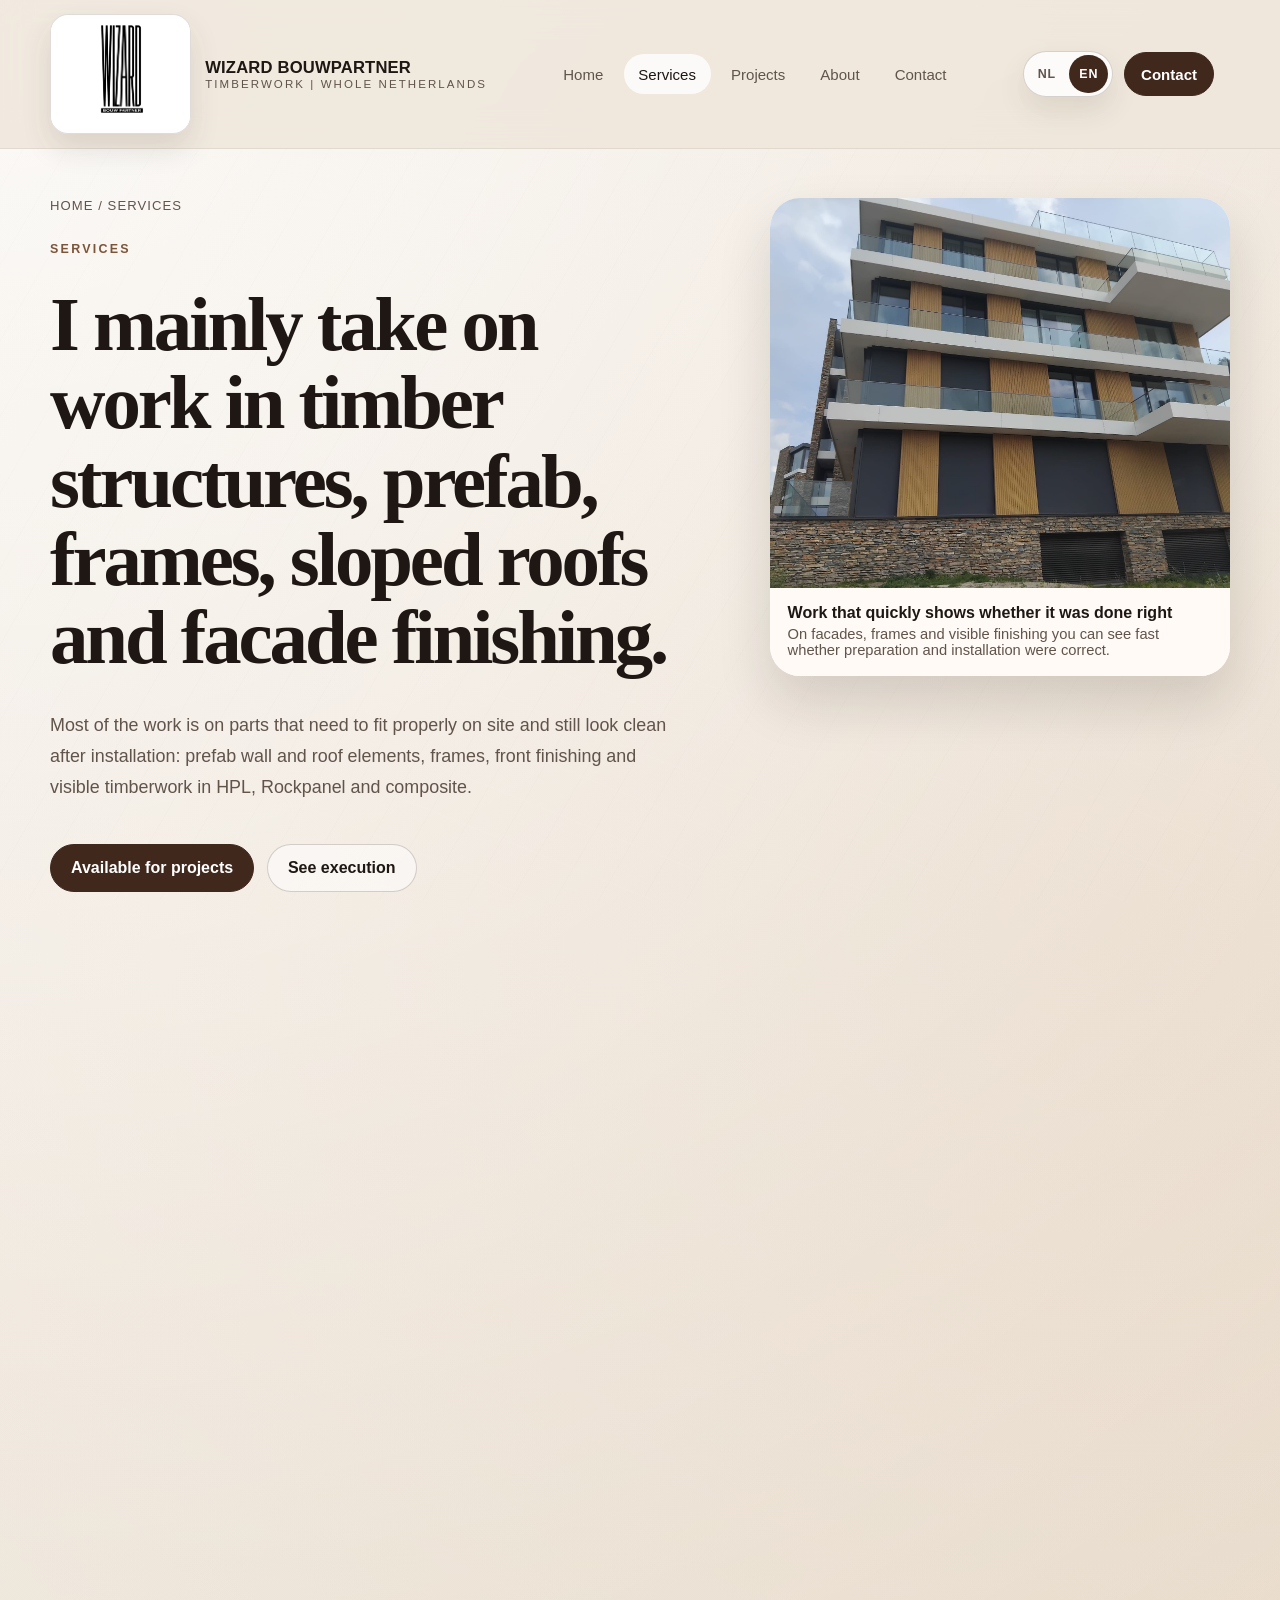
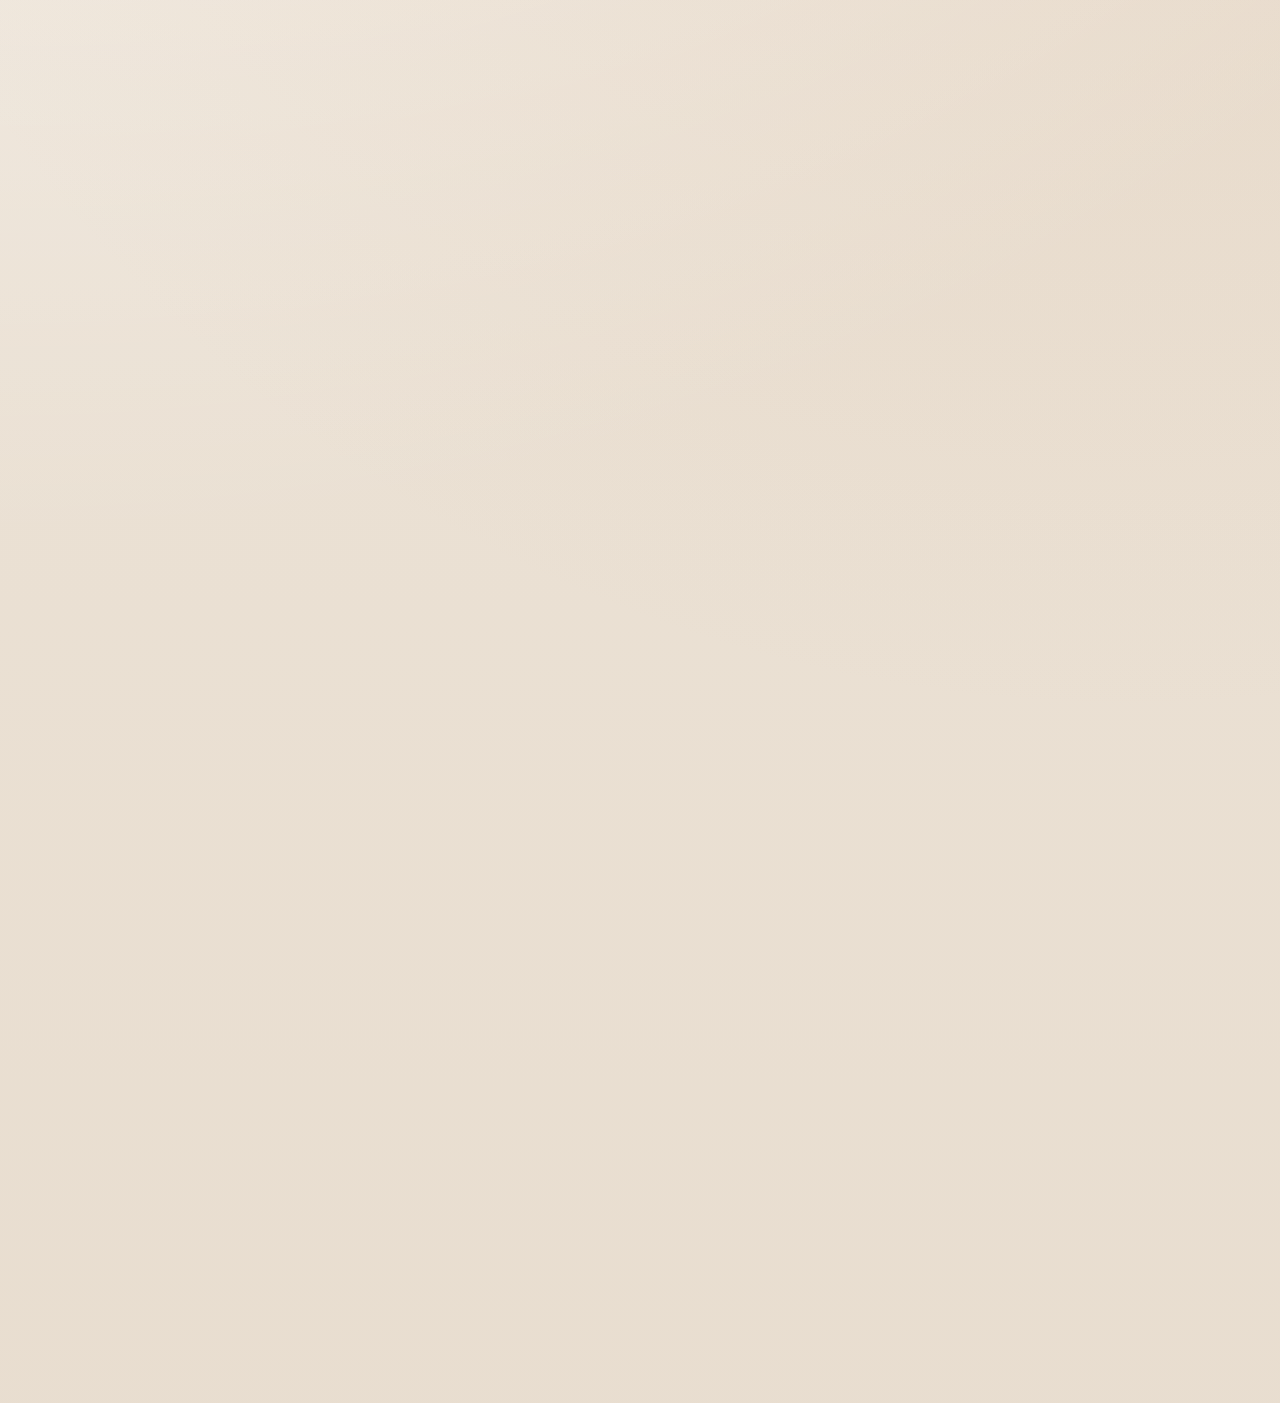
<file: en/services/index.html>
<!doctype html>
<html lang="en">
  <head>
    <meta charset="UTF-8" />
    <meta name="viewport" content="width=device-width, initial-scale=1.0, viewport-fit=cover" />
    <meta
      name="description"
      content="Services by WIZARD BOUWPARTNER: specialist timberwork, prefab wall and roof elements, frames, sloped roofs and facade finishing in HPL, Rockpanel and composite."
    />
    <meta name="robots" content="index, follow" />
    <meta name="theme-color" content="#e9dfd1" />
    <title>Services | WIZARD BOUWPARTNER Timberwork and Prefab</title>
    <link rel="canonical" href="./" />
    <link rel="alternate" hreflang="en" href="./" />
    <link rel="alternate" hreflang="nl" href="../../diensten/" />
    <link rel="alternate" hreflang="x-default" href="../../diensten/" />
    <link rel="icon" type="image/png" href="../../assets/images/brand/favicon.png" />
    <link rel="stylesheet" href="../../assets/css/styles.css" />
  </head>
  <body class="page-services">
    <div class="page-grain" aria-hidden="true"></div>

    <header class="site-header">
      <div class="wrap header-row">
        <a class="brand" href="../" aria-label="Go to homepage">
          <span class="brand-logo-shell">
            <img class="brand-logo" src="../../assets/images/brand/logo.jpg" alt="WIZARD BOUWPARTNER logo" width="1536" height="1024" />
          </span>
          <span class="brand-copy">
            <strong>WIZARD BOUWPARTNER</strong>
            <small>timberwork | whole Netherlands</small>
          </span>
        </a>

        <nav class="site-nav" id="site-nav" aria-label="Main navigation">
          <a href="../">Home</a>
          <a class="is-current" href="./">Services</a>
          <a href="../projects/">Projects</a>
          <a href="../about/">About</a>
          <a href="../contact/">Contact</a>
        </nav>

        <div class="header-tools">
          <div class="language-switch" aria-label="Language selector">
            <a class="language-option" href="../../diensten/">NL</a>
            <a class="language-option is-current" href="./" aria-current="page">EN</a>
          </div>

          <a class="button button-small header-cta" href="../contact/">Contact</a>
        </div>

        <button class="nav-toggle" type="button" aria-expanded="false" aria-controls="site-nav" aria-label="Open menu">
          Menu
        </button>
      </div>
    </header>

    <main>
      <section class="section">
        <div class="wrap split-layout">
          <div class="hero-copy is-reveal">
            <p class="breadcrumbs">Home / Services</p>
            <p class="eyebrow">Services</p>
            <h1>I mainly take on work in timber structures, prefab, frames, sloped roofs and facade finishing.</h1>
            <p class="lead">
              Most of the work is on parts that need to fit properly on site and still look clean after installation:
              prefab wall and roof elements, frames, front finishing and visible timberwork in HPL, Rockpanel and composite.
            </p>
            <div class="hero-actions">
              <a class="button" href="../contact/">Available for projects</a>
              <a class="button button-secondary" href="../projects/">See execution</a>
            </div>
          </div>

          <div class="image-stack">
            <figure class="photo-frame is-reveal">
              <img src="../../assets/images/projects/ekp-noord/facade-finished-overview.jpg" alt="Modern facade project with timber rhythm and finished balconies" width="2048" height="1536" loading="eager" />
              <figcaption>
                <strong>Work that quickly shows whether it was done right</strong>
                <span>On facades, frames and visible finishing you can see fast whether preparation and installation were correct.</span>
              </figcaption>
            </figure>
          </div>
        </div>
      </section>

      <section class="section section-soft">
        <div class="wrap">
          <div class="service-grid">
            <article class="service-card is-reveal">
              <span class="service-index">01</span>
              <h3>Timber structures</h3>
              <p>Timber structures and parts that need to fit properly the first time on site.</p>
            </article>
            <article class="service-card is-reveal">
              <span class="service-index">02</span>
              <h3>Prefab wall and roof elements</h3>
              <p>Installation of prefab parts where dimensions and transitions leave no room for guesswork.</p>
            </article>
            <article class="service-card is-reveal">
              <span class="service-index">03</span>
              <h3>Frames, windows and doors</h3>
              <p>Installation of frames, windows and doors with neat edge finishing and straight lines.</p>
            </article>
            <article class="service-card is-reveal">
              <span class="service-index">04</span>
              <h3>Facade finishing</h3>
              <p>Facade work and visible surfaces that need to sit tight and look clean.</p>
            </article>
            <article class="service-card is-reveal">
              <span class="service-index">05</span>
              <h3>HPL, Rockpanel and composite</h3>
              <p>Installation and finishing of boards and facade systems that stay visible in the final result.</p>
            </article>
            <article class="service-card is-reveal">
              <span class="service-index">06</span>
              <h3>Sloped roofs</h3>
              <p>Work on sloped roofs and related connections as part of the wider timber package.</p>
            </article>
          </div>
        </div>
      </section>

      <section class="section">
        <div class="wrap">
          <div class="section-heading is-reveal">
            <p class="eyebrow">Process</p>
            <h2>No complicated story, just a fixed way of working.</h2>
            <p>First check the work, then prepare it, then install it properly.</p>
          </div>

          <div class="faq-grid">
            <article class="faq-card is-reveal">
              <h3>Check first</h3>
              <p>Drawings, dimensions and the required finish need to be clear first.</p>
            </article>
            <article class="faq-card is-reveal">
              <h3>Prepare next</h3>
              <p>Substructure, prefab parts, frames and transitions are checked before installation starts.</p>
            </article>
            <article class="faq-card is-reveal">
              <h3>Install properly</h3>
              <p>After that the focus stays on fit, neat details and finishing that still holds up close.</p>
            </article>
          </div>
        </div>
      </section>

      <section class="section">
        <div class="wrap">
          <article class="cta-panel is-reveal">
            <p class="eyebrow">Direct contact</p>
            <h2>Looking for someone who can step in and just get on with the work?</h2>
            <p>Then a phone call is usually faster than a long email. The projects page already shows how I work.</p>
            <div class="cta-actions">
              <a class="button" href="tel:+31617727588">Call now</a>
              <a class="button button-secondary" href="../contact/">Go to contact</a>
            </div>
          </article>
        </div>
      </section>
    </main>

    <footer class="site-footer">
      <div class="wrap footer-row">
        <div>
          <strong>WIZARD BOUWPARTNER</strong>
          <p>Timberwork, frames, prefab wall and roof elements, sloped roofs and facade finishing across the Netherlands.</p>
          <p>Tel. <a href="tel:+31617727588">+31 617 727 588</a> | E-mail: <span class="placeholder">to be added</span></p>
        </div>
        <p>&copy; <span data-year></span> WIZARD BOUWPARTNER</p>
      </div>
    </footer>

    <script src="../../assets/js/script.js"></script>
  </body>
</html>
</file>
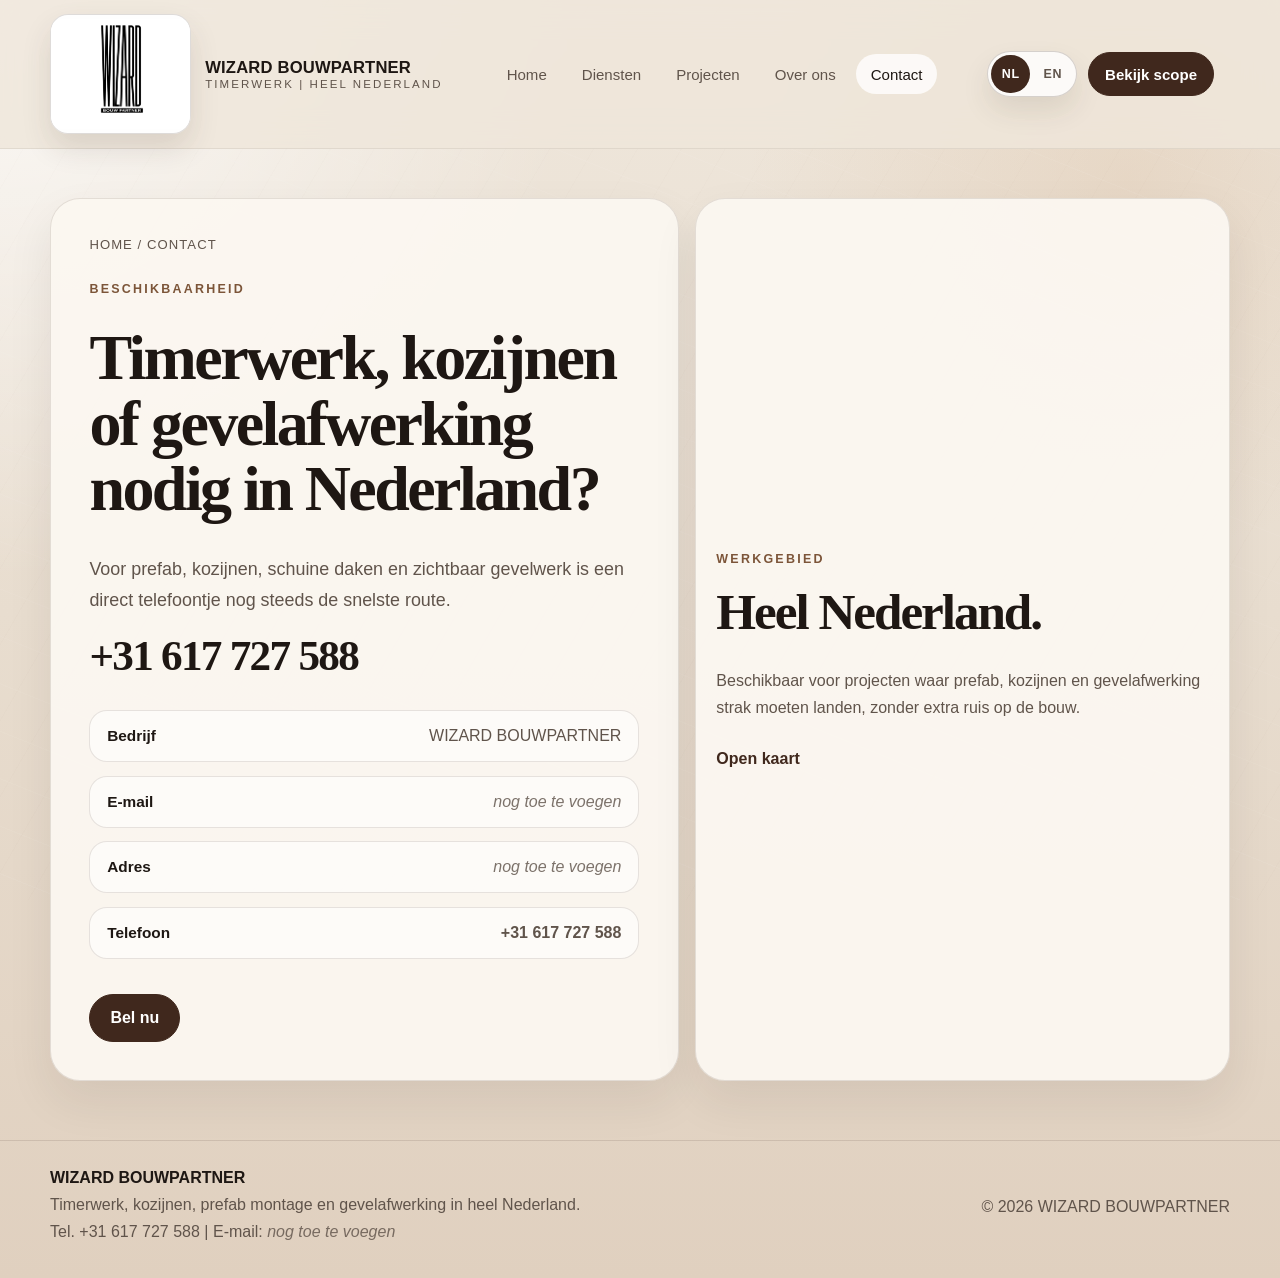
<file: stolarz-onepage/contact/index.html>
<!doctype html>
<html lang="nl">
  <head>
    <meta charset="UTF-8" />
    <meta name="viewport" content="width=device-width, initial-scale=1.0, viewport-fit=cover" />
    <meta
      name="description"
      content="Contact en beschikbaarheid van WIZARD BOUWPARTNER voor timerwerk, kozijnen, prefab montage en gevelafwerking in heel Nederland."
    />
    <meta name="robots" content="index, follow" />
    <meta name="theme-color" content="#e9dfd1" />
    <title>Contact | WIZARD BOUWPARTNER</title>
    <link rel="canonical" href="./" />
    <link rel="alternate" hreflang="nl" href="./" />
    <link rel="alternate" hreflang="en" href="../en/contact/" />
    <link rel="alternate" hreflang="x-default" href="./" />
    <link rel="icon" type="image/png" href="../assets/images/brand/favicon.png" />
    <link rel="stylesheet" href="../assets/css/styles.css" />
  </head>
  <body class="page-contact">
    <div class="page-grain" aria-hidden="true"></div>

    <header class="site-header">
      <div class="wrap header-row">
        <a class="brand" href="../" aria-label="Ga naar homepage">
          <span class="brand-logo-shell">
            <img class="brand-logo" src="../assets/images/brand/logo.jpg" alt="Logo van WIZARD BOUWPARTNER" width="1536" height="1024" />
          </span>
          <span class="brand-copy">
            <strong>WIZARD BOUWPARTNER</strong>
            <small>timerwerk | heel Nederland</small>
          </span>
        </a>

        <nav class="site-nav" id="site-nav" aria-label="Hoofdnavigatie">
          <a href="../">Home</a>
          <a href="../diensten/">Diensten</a>
          <a href="../projecten/">Projecten</a>
          <a href="../over-ons/">Over ons</a>
          <a class="is-current" href="./">Contact</a>
        </nav>

        <div class="header-tools">
          <div class="language-switch" aria-label="Taalkeuze">
            <a class="language-option is-current" href="./" aria-current="page">NL</a>
            <a class="language-option" href="../en/contact/">EN</a>
          </div>

          <a class="button button-small header-cta" href="../diensten/">Bekijk scope</a>
        </div>

        <button class="nav-toggle" type="button" aria-expanded="false" aria-controls="site-nav" aria-label="Open menu">
          Menu
        </button>
      </div>
    </header>

    <main>
      <section class="section">
        <div class="wrap contact-layout-strong">
          <article class="contact-panel data-panel is-reveal">
            <p class="breadcrumbs">Home / Contact</p>
            <p class="eyebrow">Beschikbaarheid</p>
            <h1>Timerwerk, kozijnen of gevelafwerking nodig in Nederland?</h1>
            <p class="lead">
              Voor prefab, kozijnen, schuine daken en zichtbaar gevelwerk is een direct telefoontje nog steeds de snelste route.
            </p>
            <a class="phone-link-large" href="tel:+31617727588">+31 617 727 588</a>

            <div class="data-grid">
              <div class="data-row">
                <strong>Bedrijf</strong>
                <span>WIZARD BOUWPARTNER</span>
              </div>
              <div class="data-row">
                <strong>E-mail</strong>
                <span class="placeholder">nog toe te voegen</span>
              </div>
              <div class="data-row">
                <strong>Adres</strong>
                <span class="placeholder">nog toe te voegen</span>
              </div>
              <div class="data-row">
                <strong>Telefoon</strong>
                <span><a href="tel:+31617727588">+31 617 727 588</a></span>
              </div>
            </div>

            <div class="hero-actions">
              <a class="button" href="tel:+31617727588">Bel nu</a>
            </div>
          </article>

          <article class="map-card quote-card is-reveal">
            <iframe
              title="Kaart van Nederland"
              loading="lazy"
              referrerpolicy="no-referrer-when-downgrade"
              src="https://www.openstreetmap.org/export/embed.html?bbox=3.1%2C50.6%2C7.4%2C53.8&amp;layer=mapnik"
            ></iframe>
            <div class="map-card-copy">
              <span class="mini-label">Werkgebied</span>
              <h2>Heel Nederland.</h2>
              <p>Beschikbaar voor projecten waar prefab, kozijnen en gevelafwerking strak moeten landen, zonder extra ruis op de bouw.</p>
              <a class="map-link" href="https://www.openstreetmap.org/#map=7/52.2/5.3" target="_blank" rel="noreferrer">Open kaart</a>
            </div>
          </article>
        </div>
      </section>
    </main>

    <footer class="site-footer">
      <div class="wrap footer-row">
        <div>
          <strong>WIZARD BOUWPARTNER</strong>
          <p>Timerwerk, kozijnen, prefab montage en gevelafwerking in heel Nederland.</p>
          <p>Tel. <a href="tel:+31617727588">+31 617 727 588</a> | E-mail: <span class="placeholder">nog toe te voegen</span></p>
        </div>
        <p>&copy; <span data-year></span> WIZARD BOUWPARTNER</p>
      </div>
    </footer>

    <script src="../assets/js/script.js"></script>
  </body>
</html>
</file>
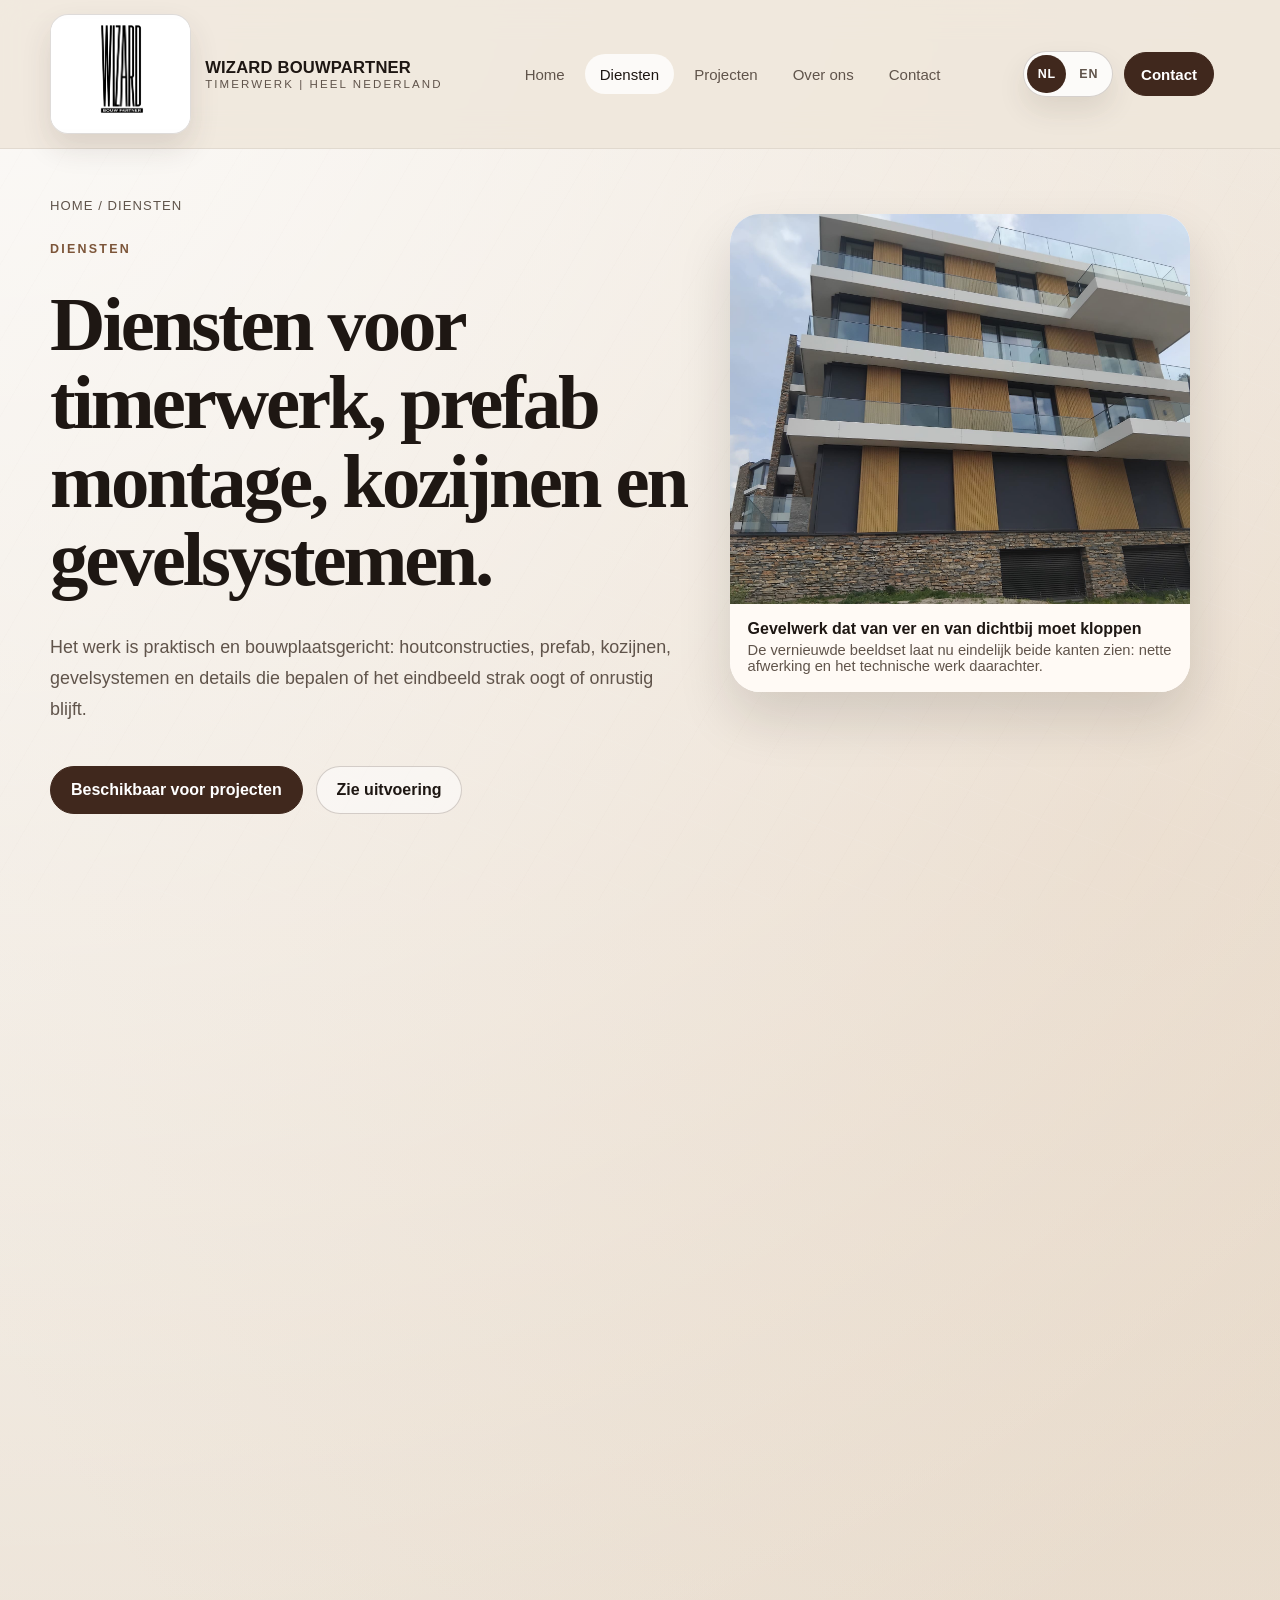
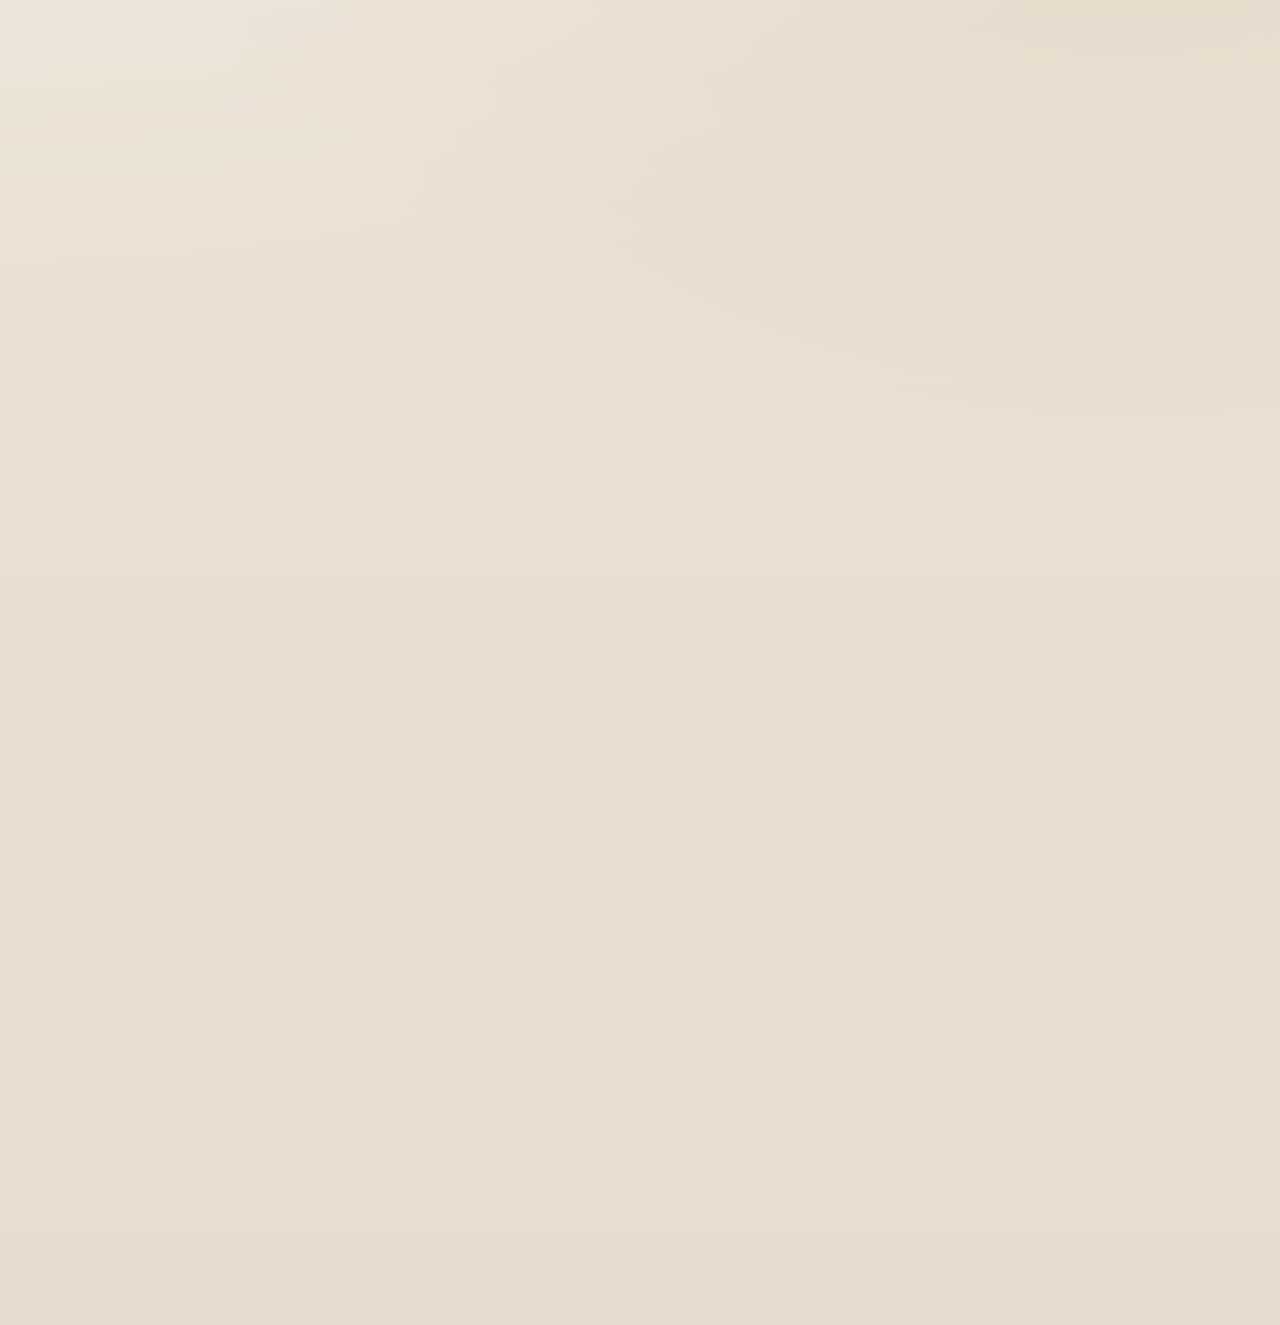
<file: stolarz-onepage/diensten/index.html>
<!doctype html>
<html lang="nl">
  <head>
    <meta charset="UTF-8" />
    <meta name="viewport" content="width=device-width, initial-scale=1.0, viewport-fit=cover" />
    <meta
      name="description"
      content="Diensten van WIZARD BOUWPARTNER: timerwerk, kozijnen, prefab montage, HPL, Rockpanel, composiet en afbouw in heel Nederland."
    />
    <meta name="robots" content="index, follow" />
    <meta name="theme-color" content="#e9dfd1" />
    <title>Diensten | WIZARD BOUWPARTNER</title>
    <link rel="canonical" href="./" />
    <link rel="alternate" hreflang="nl" href="./" />
    <link rel="alternate" hreflang="en" href="../en/services/" />
    <link rel="alternate" hreflang="x-default" href="./" />
    <link rel="icon" type="image/png" href="../assets/images/brand/favicon.png" />
    <link rel="stylesheet" href="../assets/css/styles.css" />
  </head>
  <body class="page-services">
    <div class="page-grain" aria-hidden="true"></div>

    <header class="site-header">
      <div class="wrap header-row">
        <a class="brand" href="../" aria-label="Ga naar homepage">
          <span class="brand-logo-shell">
            <img class="brand-logo" src="../assets/images/brand/logo.jpg" alt="Logo van WIZARD BOUWPARTNER" width="1536" height="1024" />
          </span>
          <span class="brand-copy">
            <strong>WIZARD BOUWPARTNER</strong>
            <small>timerwerk | heel Nederland</small>
          </span>
        </a>

        <nav class="site-nav" id="site-nav" aria-label="Hoofdnavigatie">
          <a href="../">Home</a>
          <a class="is-current" href="./">Diensten</a>
          <a href="../projecten/">Projecten</a>
          <a href="../over-ons/">Over ons</a>
          <a href="../contact/">Contact</a>
        </nav>

        <div class="header-tools">
          <div class="language-switch" aria-label="Taalkeuze">
            <a class="language-option is-current" href="./" aria-current="page">NL</a>
            <a class="language-option" href="../en/services/">EN</a>
          </div>

          <a class="button button-small header-cta" href="../contact/">Contact</a>
        </div>

        <button class="nav-toggle" type="button" aria-expanded="false" aria-controls="site-nav" aria-label="Open menu">
          Menu
        </button>
      </div>
    </header>

    <main>
      <section class="section">
        <div class="wrap split-layout">
          <div class="hero-copy is-reveal">
            <p class="breadcrumbs">Home / Diensten</p>
            <p class="eyebrow">Diensten</p>
            <h1>Diensten voor timerwerk, prefab montage, kozijnen en gevelsystemen.</h1>
            <p class="lead">
              Het werk is praktisch en bouwplaatsgericht: houtconstructies, prefab, kozijnen, gevelsystemen en details die bepalen of het eindbeeld strak oogt of onrustig blijft.
            </p>
            <div class="hero-actions">
              <a class="button" href="../contact/">Beschikbaar voor projecten</a>
              <a class="button button-secondary" href="../projecten/">Zie uitvoering</a>
            </div>
          </div>

          <div class="image-stack">
            <figure class="photo-frame is-reveal">
              <img
                src="../assets/images/projects/ekp-noord/facade-finished-overview.jpg"
                alt="Modern gevelproject met houtlook ritme en afgewerkte balkons"
                width="2048"
                height="1536"
                loading="eager"
              />
              <figcaption>
                <strong>Gevelwerk dat van ver en van dichtbij moet kloppen</strong>
                <span>De vernieuwde beeldset laat nu eindelijk beide kanten zien: nette afwerking en het technische werk daarachter.</span>
              </figcaption>
            </figure>
          </div>
        </div>
      </section>

      <section class="section section-soft">
        <div class="wrap">
          <div class="service-grid">
            <article class="service-card is-reveal">
              <span class="service-index">01</span>
              <h3>Timerwerk</h3>
              <p>Houtconstructies en maatwerk in delen die zichtbaar netjes moeten samenkomen.</p>
            </article>
            <article class="service-card is-reveal">
              <span class="service-index">02</span>
              <h3>Prefab montage</h3>
              <p>Prefab wand- en dakelementen met aandacht voor passing, tempo en nette aansluiting.</p>
            </article>
            <article class="service-card is-reveal">
              <span class="service-index">03</span>
              <h3>Kozijnen, ramen en deuren</h3>
              <p>Montage van kozijnen en openingen met oog voor detail, lijnen en randafwerking.</p>
            </article>
            <article class="service-card is-reveal">
              <span class="service-index">04</span>
              <h3>Gevelafwerking</h3>
              <p>Gevels in houtlook materiaal, HPL, Rockpanel en composiet met een rustig ritme.</p>
            </article>
            <article class="service-card is-reveal">
              <span class="service-index">05</span>
              <h3>Schuine daken</h3>
              <p>Uitvoering van schuine dakopbouwen en aansluitingen binnen de bredere timmer scope.</p>
            </article>
            <article class="service-card is-reveal">
              <span class="service-index">06</span>
              <h3>Afbouw uit praktijkervaring</h3>
              <p>Gipswanden, plafonds, schilderwerk, vloeren en interieurafwerking waar het project dat vraagt.</p>
            </article>
          </div>
        </div>
      </section>

      <section class="section">
        <div class="wrap">
          <div class="section-heading is-reveal">
            <p class="eyebrow">Werkwijze</p>
            <h2>Rust in uitvoering begint met een duidelijke opbouw.</h2>
            <p>Geen ingewikkeld proces, wel een heldere manier van werken die goed past bij bouwprojecten.</p>
          </div>

          <div class="faq-grid">
            <article class="faq-card is-reveal">
              <h3>Scope bekijken</h3>
              <p>Tekeningen, gewenste afwerking, maatvoering en projectcontext worden eerst goed gelezen.</p>
            </article>
            <article class="faq-card is-reveal">
              <h3>Voorbereiden</h3>
              <p>Prefab logica, kozijnen, naden en materiaalovergangen worden vooraf gecontroleerd.</p>
            </article>
            <article class="faq-card is-reveal">
              <h3>Monteren</h3>
              <p>De uitvoering richt zich op passing, ritme en een zichtbaar nette afwerking op locatie.</p>
            </article>
          </div>
        </div>
      </section>

      <section class="section">
        <div class="wrap">
          <article class="cta-panel is-reveal">
            <p class="eyebrow">Samengevat</p>
            <h2>Een timmerpartner nodig die kan instappen en meteen door kan?</h2>
            <p>De kortste route is een telefoontje. De rest van de site laat vooral zien hoe dat werk er in de praktijk uitziet.</p>
            <div class="cta-actions">
              <a class="button" href="tel:+31617727588">Bel nu</a>
              <a class="button button-secondary" href="../contact/">Ga naar contact</a>
            </div>
          </article>
        </div>
      </section>
    </main>

    <footer class="site-footer">
      <div class="wrap footer-row">
        <div>
          <strong>WIZARD BOUWPARTNER</strong>
          <p>Timerwerk, kozijnen, prefab montage en gevelafwerking in heel Nederland.</p>
          <p>Tel. <a href="tel:+31617727588">+31 617 727 588</a> | E-mail: <span class="placeholder">nog toe te voegen</span></p>
        </div>
        <p>&copy; <span data-year></span> WIZARD BOUWPARTNER</p>
      </div>
    </footer>

    <script src="../assets/js/script.js"></script>
  </body>
</html>
</file>
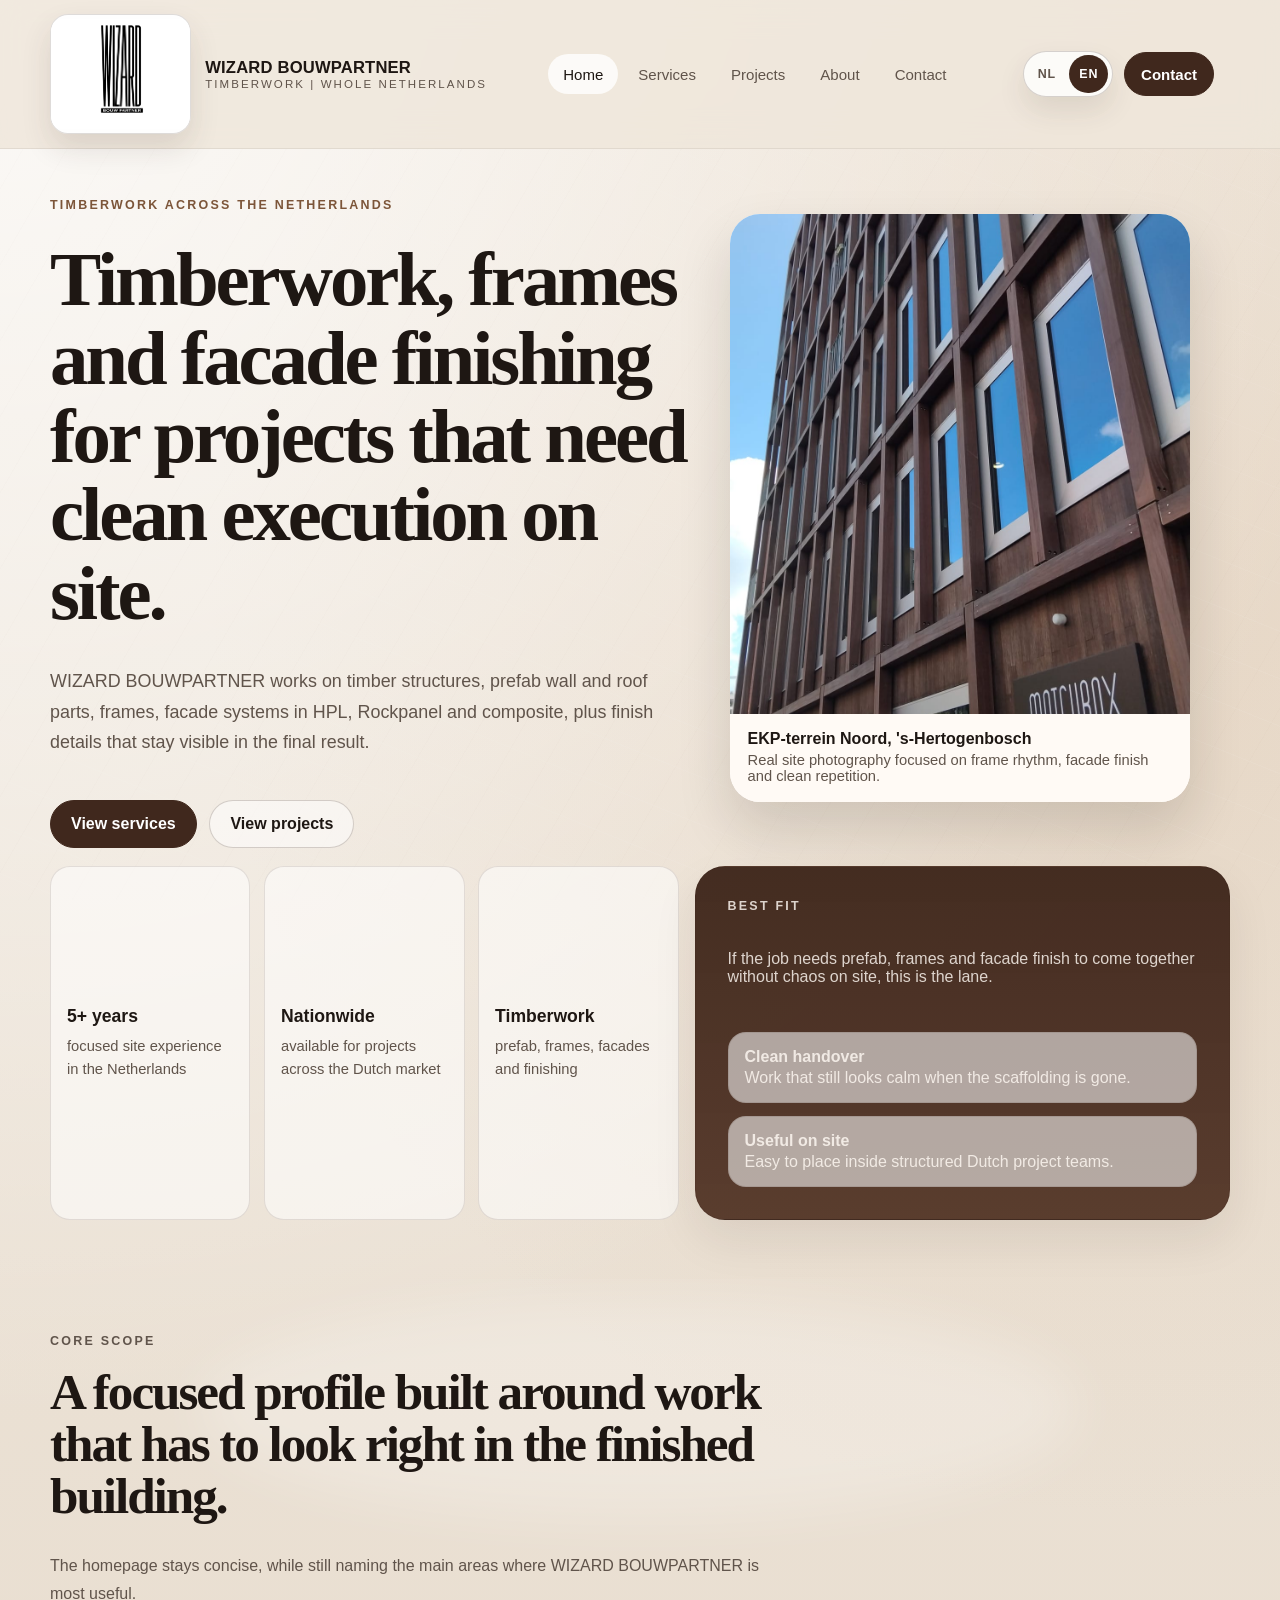
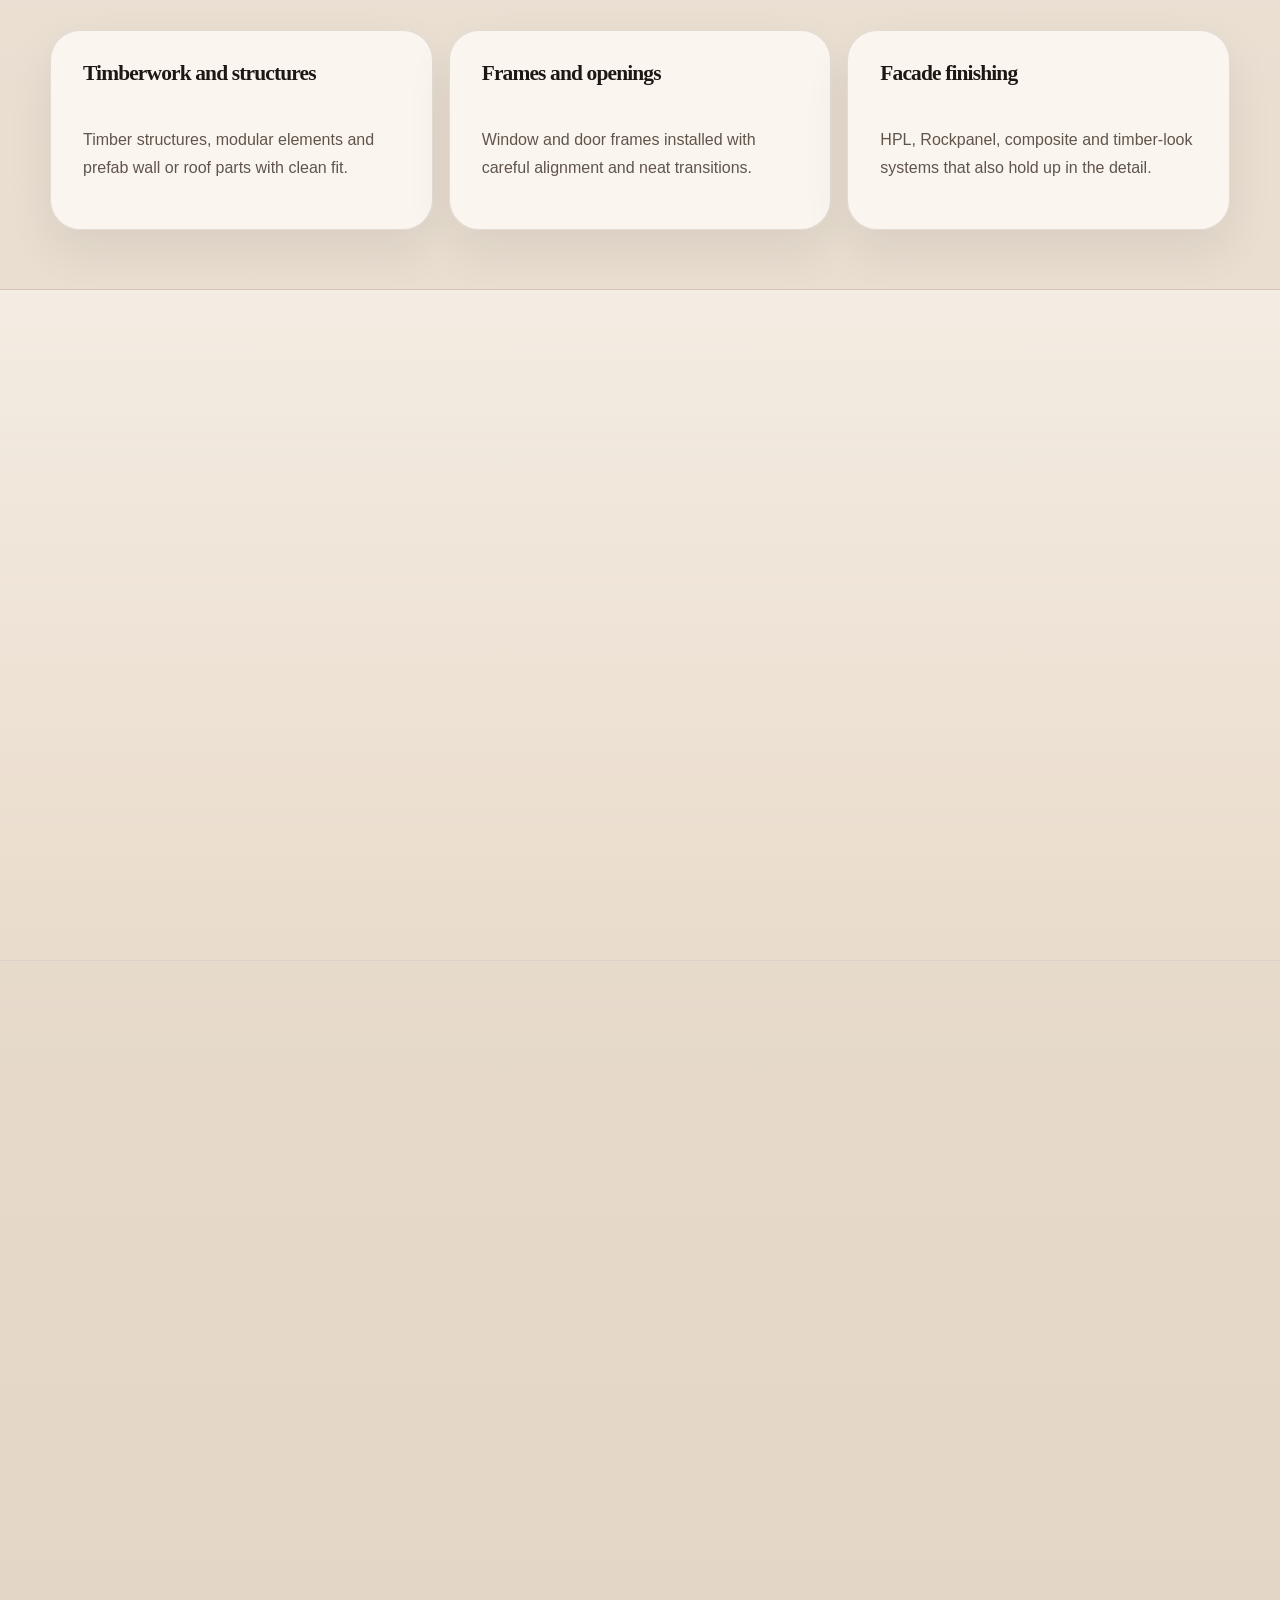
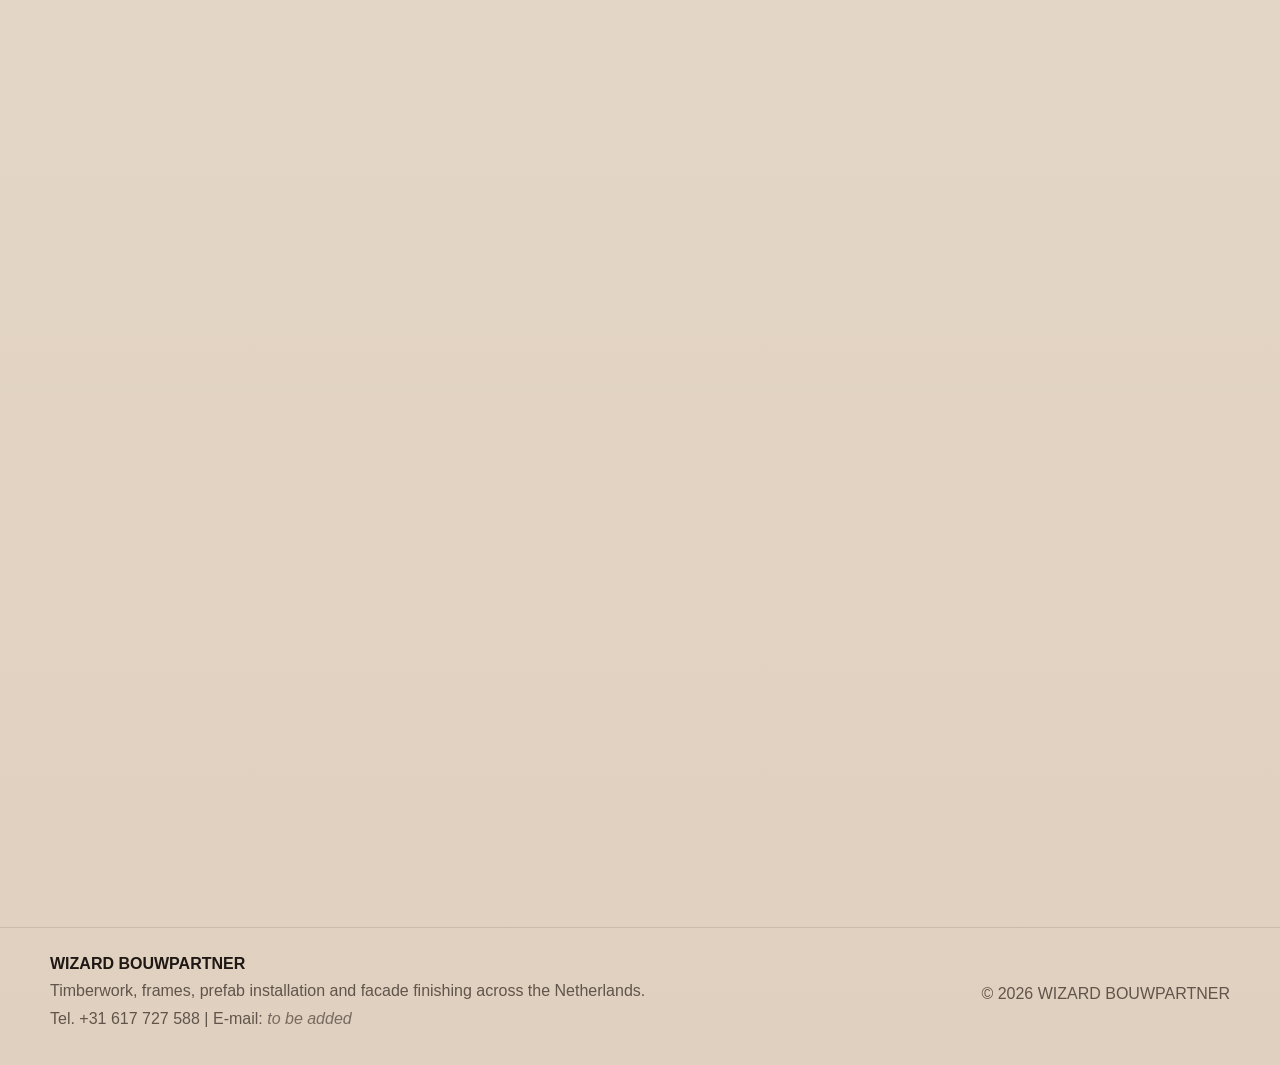
<file: stolarz-onepage/en/index.html>
<!doctype html>
<html lang="en">
  <head>
    <meta charset="UTF-8" />
    <meta name="viewport" content="width=device-width, initial-scale=1.0, viewport-fit=cover" />
    <meta
      name="description"
      content="WIZARD BOUWPARTNER delivers timberwork, frames, prefab installation and facade finishing across the Netherlands."
    />
    <meta name="robots" content="index, follow" />
    <meta name="theme-color" content="#e9dfd1" />
    <title>WIZARD BOUWPARTNER | Timberwork, Frames and Facades</title>
    <link rel="canonical" href="./" />
    <link rel="alternate" hreflang="en" href="./" />
    <link rel="alternate" hreflang="nl" href="../" />
    <link rel="alternate" hreflang="x-default" href="../" />
    <link rel="icon" type="image/png" href="../assets/images/brand/favicon.png" />
    <link rel="stylesheet" href="../assets/css/styles.css" />
  </head>
  <body class="page-home">
    <div class="page-grain" aria-hidden="true"></div>

    <header class="site-header">
      <div class="wrap header-row">
        <a class="brand" href="./" aria-label="Go to homepage">
          <span class="brand-logo-shell">
            <img class="brand-logo" src="../assets/images/brand/logo.jpg" alt="WIZARD BOUWPARTNER logo" width="1536" height="1024" />
          </span>
          <span class="brand-copy">
            <strong>WIZARD BOUWPARTNER</strong>
            <small>timberwork | whole Netherlands</small>
          </span>
        </a>

        <nav class="site-nav" id="site-nav" aria-label="Main navigation">
          <a class="is-current" href="./">Home</a>
          <a href="services/">Services</a>
          <a href="projects/">Projects</a>
          <a href="about/">About</a>
          <a href="contact/">Contact</a>
        </nav>

        <div class="header-tools">
          <div class="language-switch" aria-label="Language selector">
            <a class="language-option" href="../">NL</a>
            <a class="language-option is-current" href="./" aria-current="page">EN</a>
          </div>

          <a class="button button-small header-cta" href="contact/">Contact</a>
        </div>

        <button class="nav-toggle" type="button" aria-expanded="false" aria-controls="site-nav" aria-label="Open menu">
          Menu
        </button>
      </div>
    </header>

    <main>
      <section class="section">
        <div class="wrap hero-layout hero-layout-home">
          <div class="hero-copy is-reveal">
            <p class="eyebrow">Timberwork across the Netherlands</p>
            <h1>Timberwork, frames and facade finishing for projects that need clean execution on site.</h1>
            <p class="lead">
              WIZARD BOUWPARTNER works on timber structures, prefab wall and roof parts, frames,
              facade systems in HPL, Rockpanel and composite, plus finish details that stay visible in the final result.
            </p>

            <div class="hero-actions">
              <a class="button" href="services/">View services</a>
              <a class="button button-secondary" href="projects/">View projects</a>
            </div>
          </div>

          <div class="hero-side-stack is-reveal">
            <figure class="hero-media">
              <img
                src="../assets/images/projects/ekp-noord/facade-hero.jpg"
                alt="Facade project with timber rhythm and window frames"
                width="1080"
                height="1920"
                loading="eager"
              />
              <figcaption>
                <strong>EKP-terrein Noord, &#39;s-Hertogenbosch</strong>
                <span>Real site photography focused on frame rhythm, facade finish and clean repetition.</span>
              </figcaption>
            </figure>
          </div>
        </div>

        <div class="wrap hero-band">
          <div class="metrics-row is-reveal" aria-label="Key points">
            <div class="metric">
              <strong>5+ years</strong>
              <span>focused site experience in the Netherlands</span>
            </div>
            <div class="metric">
              <strong>Nationwide</strong>
              <span>available for projects across the Dutch market</span>
            </div>
            <div class="metric">
              <strong>Timberwork</strong>
              <span>prefab, frames, facades and finishing</span>
            </div>
          </div>

          <article class="accent-card is-reveal">
            <span class="mini-label">Best fit</span>
            <p>If the job needs prefab, frames and facade finish to come together without chaos on site, this is the lane.</p>
            <ul class="callout-list">
              <li><strong>Clean handover</strong> Work that still looks calm when the scaffolding is gone.</li>
              <li><strong>Useful on site</strong> Easy to place inside structured Dutch project teams.</li>
            </ul>
          </article>
        </div>
      </section>

      <section class="section section-soft">
        <div class="wrap">
          <div class="section-heading is-reveal">
            <p class="eyebrow">Core scope</p>
            <h2>A focused profile built around work that has to look right in the finished building.</h2>
            <p>The homepage stays concise, while still naming the main areas where WIZARD BOUWPARTNER is most useful.</p>
          </div>

          <div class="stats-grid">
            <article class="stat-card is-reveal">
              <h3>Timberwork and structures</h3>
              <p>Timber structures, modular elements and prefab wall or roof parts with clean fit.</p>
            </article>
            <article class="stat-card is-reveal">
              <h3>Frames and openings</h3>
              <p>Window and door frames installed with careful alignment and neat transitions.</p>
            </article>
            <article class="stat-card is-reveal">
              <h3>Facade finishing</h3>
              <p>HPL, Rockpanel, composite and timber-look systems that also hold up in the detail.</p>
            </article>
          </div>
        </div>
      </section>

      <section class="section section-muted">
        <div class="wrap story-grid">
          <article class="panel is-reveal">
            <p class="eyebrow">From Poland to the Netherlands</p>
            <h2>Broad construction experience first, specialist timberwork later.</h2>
            <p>
              The background started with broad building work in Poland: interiors, demolition, drywall,
              ceilings, painting, floors, windows, doors and finishing. In the Netherlands the focus shifted
              toward precise work in timber, facades, prefab and frames.
            </p>
            <ul class="tag-list">
              <li>drywall and ceilings</li>
              <li>floors and painting</li>
              <li>prefab and facade details</li>
              <li>sloped roofs</li>
            </ul>
          </article>

          <div class="image-stack">
            <figure class="photo-frame is-reveal">
              <img src="../assets/images/projects/ekp-noord/interior-timber-finish.jpg" alt="Interior atrium with timber cladding and visible finishing work" width="1200" height="1600" loading="lazy" />
              <figcaption>
                <strong>Interior and visible finish</strong>
                <span>Not only facades, but also timber rhythm and finishing inside the building.</span>
              </figcaption>
            </figure>
          </div>
        </div>
      </section>

      <section class="section">
        <div class="wrap">
          <div class="section-heading is-reveal">
            <p class="eyebrow">Project imagery</p>
            <h2>Real execution instead of general promises.</h2>
            <p>
              The project in &#39;s-Hertogenbosch shows the full picture: finished facade, build-up stage and detail work around frames.
            </p>
          </div>

          <div class="service-media-grid">
            <figure class="service-media-card is-reveal">
              <img src="../assets/images/projects/ekp-noord/facade-finished-angle.jpg" alt="Finished facade with balanced materials, balconies and timber accents" width="2048" height="1536" loading="lazy" />
              <figcaption>
                <strong>Finished facade</strong>
                <span>The overall result stays calm because the rhythm and the details are already under control.</span>
              </figcaption>
            </figure>

            <figure class="service-media-card is-reveal">
              <img src="../assets/images/projects/ekp-noord/facade-structure-grid.jpg" alt="Facade structure under construction showing the timber grid" width="1080" height="1920" loading="lazy" />
              <figcaption>
                <strong>Build-up phase</strong>
                <span>The spacing, lines and structure have to be right before the facade gets closed.</span>
              </figcaption>
            </figure>

            <figure class="service-media-card is-reveal">
              <img src="../assets/images/projects/ekp-noord/frame-mounting-detail.jpg" alt="Mounting detail around a frame and dark facade material" width="1080" height="1920" loading="lazy" />
              <figcaption>
                <strong>Frame connection</strong>
                <span>This is where site precision becomes visible instead of staying hidden behind the concept.</span>
              </figcaption>
            </figure>
          </div>
        </div>
      </section>

      <section class="section">
        <div class="wrap split-layout">
          <article class="panel is-reveal">
            <p class="eyebrow">Worked with</p>
            <h2>Experience built in serious construction environments.</h2>
            <div class="partner-grid">
              <div class="info-card"><h3>Stam de Koning</h3><p>practical site delivery</p></div>
              <div class="info-card"><h3>Hurks</h3><p>collaboration in professional build processes</p></div>
              <div class="info-card"><h3>Huibregts Relou</h3><p>experience in larger project structures</p></div>
              <div class="info-card"><h3>Koppens van de Broek</h3><p>installation and execution support</p></div>
              <div class="info-card"><h3>BBM</h3><p>detail-focused project work</p></div>
              <div class="info-card"><h3>Work Faktory</h3><p>flexible site support</p></div>
            </div>
          </article>

          <article class="cta-panel is-reveal">
            <p class="eyebrow">Availability</p>
            <h2>Available for new projects across the Netherlands.</h2>
            <p>
              If you need one party for timberwork, frames, prefab installation or facade finishing,
              the rest of the site now makes that profile clear without becoming text-heavy.
            </p>
            <div class="cta-actions">
              <a class="button" href="contact/">Go to contact</a>
              <a class="button button-secondary" href="about/">Read more about the background</a>
            </div>
          </article>
        </div>
      </section>
    </main>

    <footer class="site-footer">
      <div class="wrap footer-row">
        <div>
          <strong>WIZARD BOUWPARTNER</strong>
          <p>Timberwork, frames, prefab installation and facade finishing across the Netherlands.</p>
          <p>Tel. <a href="tel:+31617727588">+31 617 727 588</a> | E-mail: <span class="placeholder">to be added</span></p>
        </div>
        <p>&copy; <span data-year></span> WIZARD BOUWPARTNER</p>
      </div>
    </footer>

    <script src="../assets/js/script.js"></script>
  </body>
</html>
</file>
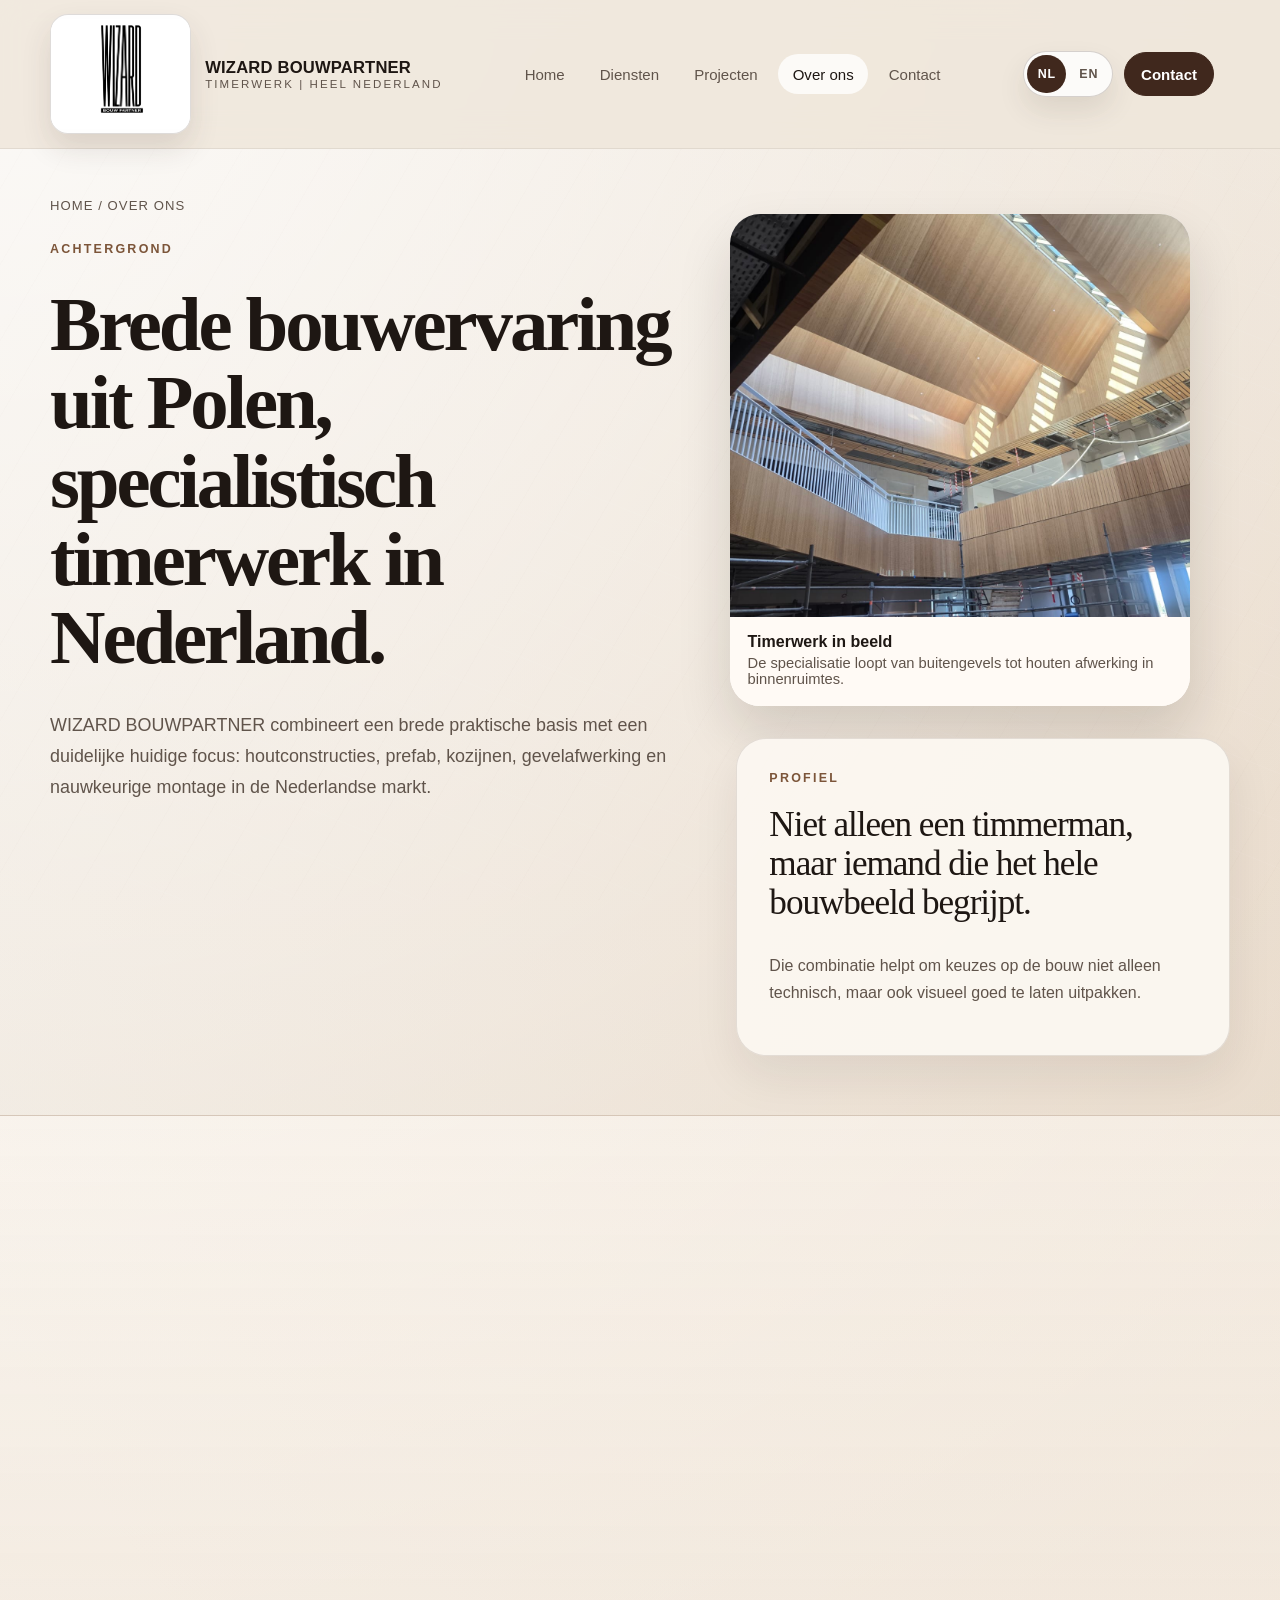
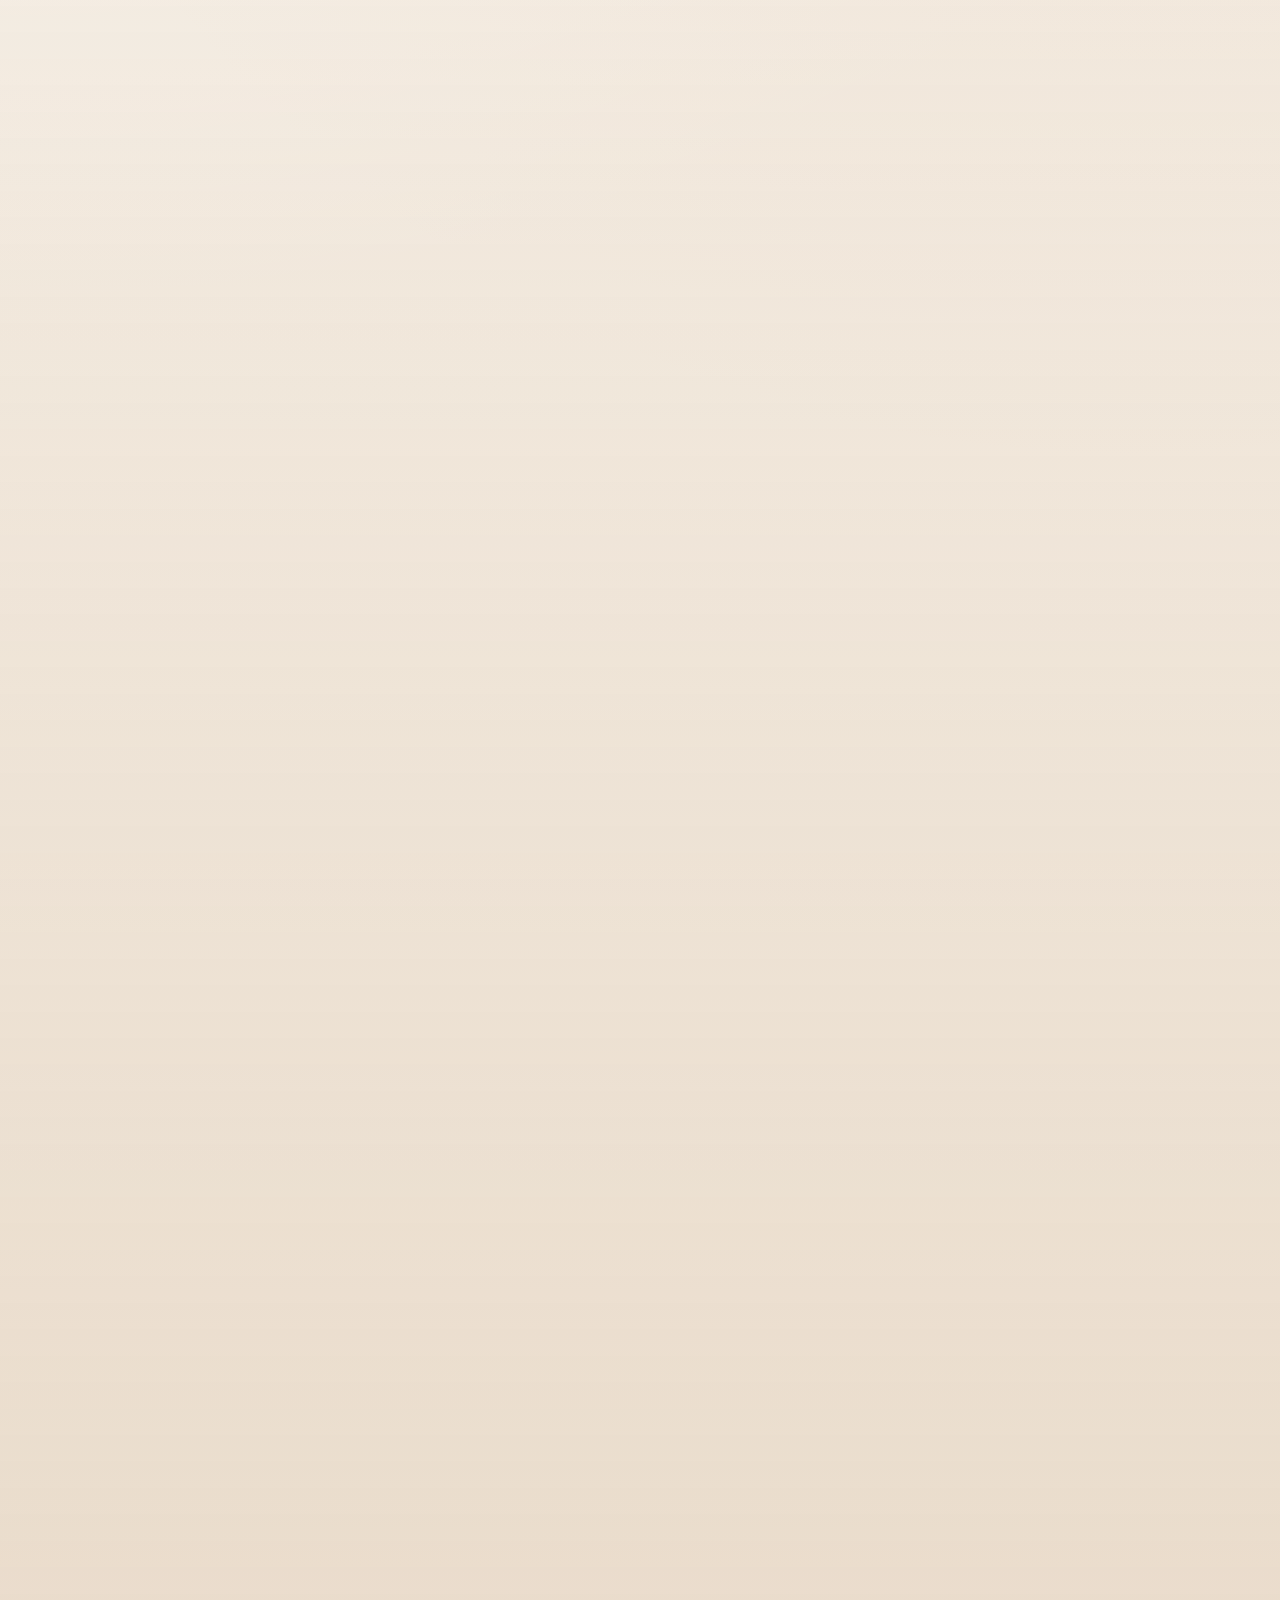
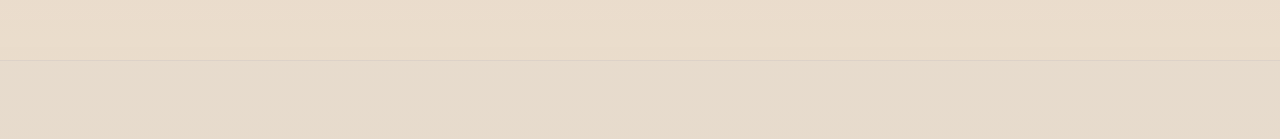
<file: stolarz-onepage/over-ons/index.html>
<!doctype html>
<html lang="nl">
  <head>
    <meta charset="UTF-8" />
    <meta name="viewport" content="width=device-width, initial-scale=1.0, viewport-fit=cover" />
    <meta
      name="description"
      content="Over WIZARD BOUWPARTNER: brede bouwervaring in Polen, meer dan 5 jaar timerwerk in Nederland en samenwerking met bedrijven zoals Hurks en Stam de Koning."
    />
    <meta name="robots" content="index, follow" />
    <meta name="theme-color" content="#e9dfd1" />
    <title>Over ons | WIZARD BOUWPARTNER</title>
    <link rel="canonical" href="./" />
    <link rel="alternate" hreflang="nl" href="./" />
    <link rel="alternate" hreflang="en" href="../en/about/" />
    <link rel="alternate" hreflang="x-default" href="./" />
    <link rel="icon" type="image/png" href="../assets/images/brand/favicon.png" />
    <link rel="stylesheet" href="../assets/css/styles.css" />
  </head>
  <body class="page-about">
    <div class="page-grain" aria-hidden="true"></div>

    <header class="site-header">
      <div class="wrap header-row">
        <a class="brand" href="../" aria-label="Ga naar homepage">
          <span class="brand-logo-shell">
            <img class="brand-logo" src="../assets/images/brand/logo.jpg" alt="Logo van WIZARD BOUWPARTNER" width="1536" height="1024" />
          </span>
          <span class="brand-copy">
            <strong>WIZARD BOUWPARTNER</strong>
            <small>timerwerk | heel Nederland</small>
          </span>
        </a>

        <nav class="site-nav" id="site-nav" aria-label="Hoofdnavigatie">
          <a href="../">Home</a>
          <a href="../diensten/">Diensten</a>
          <a href="../projecten/">Projecten</a>
          <a class="is-current" href="./">Over ons</a>
          <a href="../contact/">Contact</a>
        </nav>

        <div class="header-tools">
          <div class="language-switch" aria-label="Taalkeuze">
            <a class="language-option is-current" href="./" aria-current="page">NL</a>
            <a class="language-option" href="../en/about/">EN</a>
          </div>

          <a class="button button-small header-cta" href="../contact/">Contact</a>
        </div>

        <button class="nav-toggle" type="button" aria-expanded="false" aria-controls="site-nav" aria-label="Open menu">
          Menu
        </button>
      </div>
    </header>

    <main>
      <section class="section">
        <div class="wrap split-layout">
          <article class="hero-copy is-reveal">
            <p class="breadcrumbs">Home / Over ons</p>
            <p class="eyebrow">Achtergrond</p>
            <h1>Brede bouwervaring uit Polen, specialistisch timerwerk in Nederland.</h1>
            <p class="lead">
              WIZARD BOUWPARTNER combineert een brede praktische basis met een duidelijke huidige focus:
              houtconstructies, prefab, kozijnen, gevelafwerking en nauwkeurige montage in de Nederlandse markt.
            </p>
          </article>

          <div class="image-stack">
            <figure class="photo-frame is-reveal">
              <img
                src="../assets/images/projects/ekp-noord/interior-timber-finish.jpg"
                alt="Binnenruimte in uitvoering met houten plafonds en zichtwerk"
                width="1200"
                height="1600"
                loading="eager"
              />
              <figcaption>
                <strong>Timerwerk in beeld</strong>
                <span>De specialisatie loopt van buitengevels tot houten afwerking in binnenruimtes.</span>
              </figcaption>
            </figure>

            <article class="quote-card is-reveal">
              <span class="mini-label">Profiel</span>
              <blockquote>Niet alleen een timmerman, maar iemand die het hele bouwbeeld begrijpt.</blockquote>
              <p>Die combinatie helpt om keuzes op de bouw niet alleen technisch, maar ook visueel goed te laten uitpakken.</p>
            </article>
          </div>
        </div>
      </section>

      <section class="section section-muted">
        <div class="wrap timeline-grid">
          <article class="panel is-reveal">
            <p class="eyebrow">Ervaring in Polen</p>
            <h2>Brede bouwpraktijk.</h2>
            <p>
              De eerste jaren draaiden om complete uitvoering in de bouw: interieurwerk, sloop,
              gipswanden, plafonds, schilderwerk, vloeren, ramen, deuren en afwerking.
            </p>
            <ul class="detail-list">
              <li>interieurs en ruimte-indeling</li>
              <li>gipswanden en plafonds</li>
              <li>vloeren, schilderwerk en behang</li>
              <li>elektra, hydrauliek en douche-opbouwen</li>
            </ul>
          </article>

          <article class="panel is-reveal">
            <p class="eyebrow">Ervaring in Nederland</p>
            <h2>Meer dan 5 jaar focus op timerwerk.</h2>
            <p>
              In Nederland werd de richting duidelijk specialistischer: houtconstructies, modulaire delen,
              prefab wand- en dakdelen, kozijnen, schuine daken en gevelafwerking in verschillende systemen.
            </p>
            <ul class="detail-list">
              <li>timerwerk en prefab montage</li>
              <li>kozijnen, ramen en deuren</li>
              <li>HPL, Rockpanel en composiet</li>
              <li>schuine daken en zichtbare details</li>
            </ul>
          </article>
        </div>
      </section>

      <section class="section">
        <div class="wrap">
          <div class="section-heading is-reveal">
            <p class="eyebrow">Samengewerkt met</p>
            <h2>Werkervaring opgebouwd in uiteenlopende professionele bouwomgevingen.</h2>
            <p>Deze bedrijven hebben meegevormd aan een werkstijl die praktisch, stabiel en prettig inzetbaar is binnen grotere bouwteams.</p>
          </div>

          <div class="partner-grid">
            <article class="info-card is-reveal"><h3>Stam de Koning</h3><p>projectuitvoering op de bouw</p></article>
            <article class="info-card is-reveal"><h3>Hurks</h3><p>serieuze bouwprocessen</p></article>
            <article class="info-card is-reveal"><h3>Huibregts Relou</h3><p>grotere projectstructuren</p></article>
            <article class="info-card is-reveal"><h3>Koppens van de Broek</h3><p>montageondersteuning</p></article>
            <article class="info-card is-reveal"><h3>BBM</h3><p>detailgericht werk</p></article>
            <article class="info-card is-reveal"><h3>Work Faktory</h3><p>flexibele bouwplaatsinzet</p></article>
          </div>
        </div>
      </section>

      <section class="section section-soft">
        <div class="wrap human-grid">
          <article class="panel is-reveal">
            <p class="eyebrow">Waarom die achtergrond helpt</p>
            <h2>Minder uitleg nodig op de bouw.</h2>
            <p>
              Een brede bouwbasis helpt om het grotere plaatje sneller te lezen, andere vakken beter te begrijpen
              en details praktisch te benaderen in plaats van theoretisch.
            </p>
            <ul class="callout-list">
              <li><strong>Brede basis</strong> Gips, vloeren, plafonds, ramen, deuren en afwerking hebben het oog voor detail opgebouwd.</li>
              <li><strong>Huidige focus</strong> Vandaag ligt de nadruk vooral op timerwerk, prefab, kozijnen, gevels en schuine daken.</li>
            </ul>
          </article>

          <article class="panel panel-accent is-reveal">
            <p class="eyebrow">Vandaag</p>
            <h2>De richting is nu helder.</h2>
            <p>
              Aannemers zoeken vaak iemand die in het pakket kan stappen, zichtwerk begrijpt
              en toch rustig blijft functioneren binnen een echt bouwproces. Daar ligt hier de meeste waarde.
            </p>
            <ul class="tag-list">
              <li>timerwerk</li>
              <li>prefab montage</li>
              <li>kozijnen</li>
              <li>gevelafwerking</li>
            </ul>
            <div class="cta-actions">
              <a class="button" href="../projecten/">Bekijk projecten</a>
              <a class="button button-secondary" href="../contact/">Contact</a>
            </div>
          </article>
        </div>
      </section>
    </main>

    <footer class="site-footer">
      <div class="wrap footer-row">
        <div>
          <strong>WIZARD BOUWPARTNER</strong>
          <p>Timerwerk, kozijnen, prefab montage en gevelafwerking in heel Nederland.</p>
          <p>Tel. <a href="tel:+31617727588">+31 617 727 588</a> | E-mail: <span class="placeholder">nog toe te voegen</span></p>
        </div>
        <p>&copy; <span data-year></span> WIZARD BOUWPARTNER</p>
      </div>
    </footer>

    <script src="../assets/js/script.js"></script>
  </body>
</html>
</file>
<file: assets/css/styles.css>
:root {
  --bg: #ece1d4;
  --bg-soft: #f4ede4;
  --bg-deep: #d9c2aa;
  --paper: rgba(251, 247, 241, 0.95);
  --paper-strong: #fffaf4;
  --wood: #7c5539;
  --wood-dark: #40281d;
  --wood-soft: #ab7b5a;
  --ink: #1e1713;
  --muted: #60544b;
  --line: rgba(58, 39, 27, 0.12);
  --line-strong: rgba(58, 39, 27, 0.2);
  --shadow-soft: 0 20px 46px rgba(44, 30, 20, 0.08);
  --shadow-photo: 0 26px 54px rgba(30, 20, 14, 0.14);
  --radius-xl: 30px;
  --radius-lg: 24px;
  --radius-md: 18px;
  --section-space: clamp(2.7rem, 4.6vw, 4.2rem);
  --section-space-first: clamp(2.2rem, 3.8vw, 3.4rem);
  --section-space-tight: clamp(1.6rem, 2.8vw, 2.4rem);
}

*,
*::before,
*::after {
  box-sizing: border-box;
}

html {
  max-width: 100%;
  overflow-x: hidden;
  scroll-behavior: smooth;
}

body {
  margin: 0;
  max-width: 100%;
  overflow-x: hidden;
  color: var(--ink);
  font-family: "Aptos", "Trebuchet MS", "Segoe UI", sans-serif;
  background:
    radial-gradient(circle at top left, rgba(255, 255, 255, 0.78), transparent 32%),
    radial-gradient(circle at 88% 14%, rgba(210, 173, 137, 0.24), transparent 24%),
    linear-gradient(180deg, #efe7dc 0%, #e8ddcf 48%, #e0d0bf 100%);
}

img {
  display: block;
  max-width: 100%;
}

img.media-lazy {
  opacity: 0;
  transform: scale(1.018);
  filter: blur(8px);
  transition:
    opacity 0.45s ease,
    transform 0.7s ease,
    filter 0.7s ease;
}

img.media-lazy.is-loaded {
  opacity: 1;
  transform: scale(1);
  filter: blur(0);
}

a {
  color: inherit;
  text-decoration: none;
}

button {
  font: inherit;
}

:focus-visible {
  outline: 3px solid rgba(124, 85, 57, 0.25);
  outline-offset: 3px;
}

.page-grain {
  position: fixed;
  inset: 0;
  z-index: -1;
  pointer-events: none;
  opacity: 0.3;
  background-image:
    repeating-linear-gradient(
      120deg,
      transparent 0 18px,
      rgba(124, 85, 57, 0.028) 18px 19px,
      transparent 19px 38px
    ),
    repeating-linear-gradient(
      22deg,
      transparent 0 24px,
      rgba(255, 255, 255, 0.18) 24px 25px,
      transparent 25px 44px
    );
}

.wrap {
  width: min(1180px, calc(100vw - 2rem));
  margin: 0 auto;
}

.section {
  padding: var(--section-space) 0;
}

main > .section:first-child {
  padding-top: var(--section-space-first);
}

main > .section + .section {
  padding-top: var(--section-space-tight);
}

@supports (content-visibility: auto) {
  main > .section:not(:first-child) {
    content-visibility: auto;
    contain-intrinsic-size: 1px 920px;
  }
}

.hero-band,
.human-grid,
.contact-layout-strong,
.service-media-grid {
  display: grid;
  gap: 1rem;
}

.hero-band,
.contact-layout-strong {
  grid-template-columns: minmax(0, 1.08fr) minmax(320px, 0.92fr);
}

.human-grid {
  grid-template-columns: repeat(2, 1fr);
}

.service-media-grid {
  grid-template-columns: repeat(3, 1fr);
}

.section-muted {
  background:
    linear-gradient(180deg, rgba(255, 251, 246, 0.5), rgba(234, 220, 203, 0.82));
  border-block: 1px solid var(--line);
}

.section-soft {
  position: relative;
}

.section-soft::before {
  content: "";
  position: absolute;
  inset: 1.2rem auto auto 50%;
  width: min(880px, 80vw);
  height: 220px;
  border-radius: 50%;
  background: rgba(255, 255, 255, 0.24);
  filter: blur(26px);
  transform: translateX(-50%);
  z-index: -1;
}

.site-header {
  position: sticky;
  top: 0;
  z-index: 40;
  border-bottom: 1px solid rgba(58, 39, 27, 0.08);
  background: rgba(239, 230, 218, 0.84);
  backdrop-filter: blur(16px);
}

.header-row {
  display: grid;
  grid-template-columns: auto 1fr auto auto;
  align-items: center;
  gap: 1rem;
  padding: 0.9rem 0;
}

.brand {
  display: inline-flex;
  align-items: center;
  gap: 0.9rem;
  min-width: 0;
}

.brand-logo-shell {
  display: grid;
  place-items: center;
  width: clamp(110px, 11vw, 152px);
  aspect-ratio: 1.18;
  padding: 0.22rem;
  overflow: hidden;
  border: 1px solid rgba(58, 39, 27, 0.16);
  border-radius: 18px;
  background: rgba(255, 255, 255, 0.98);
  box-shadow: 0 14px 30px rgba(52, 35, 23, 0.12);
}

.brand-logo {
  width: 100%;
  height: 100%;
  object-fit: cover;
  object-position: center;
  border-radius: 14px;
  transform: scaleX(1.12);
  transform-origin: center;
  filter: contrast(1.08);
}

.brand-copy {
  display: flex;
  flex-direction: column;
  min-width: 0;
}

.brand-copy strong {
  font-size: 1.04rem;
  letter-spacing: 0.01em;
}

.brand-copy small {
  color: var(--muted);
  font-size: 0.72rem;
  letter-spacing: 0.18em;
  text-transform: uppercase;
}

.site-nav {
  display: flex;
  justify-content: center;
  gap: 0.35rem;
  flex-wrap: wrap;
}

.site-nav a {
  padding: 0.72rem 0.92rem;
  border-radius: 999px;
  color: var(--muted);
  font-size: 0.94rem;
  transition:
    color 0.2s ease,
    background-color 0.2s ease;
}

.site-nav a:hover,
.site-nav a.is-current {
  color: var(--ink);
  background: rgba(255, 255, 255, 0.76);
}

.header-tools {
  display: inline-flex;
  align-items: center;
  gap: 0.7rem;
  justify-self: end;
}

.language-switch {
  display: inline-flex;
  align-items: center;
  gap: 0.18rem;
  padding: 0.22rem;
  border: 1px solid var(--line-strong);
  border-radius: 999px;
  background: rgba(255, 255, 255, 0.82);
  box-shadow: 0 14px 28px rgba(52, 35, 23, 0.1);
}

.language-option {
  display: inline-flex;
  align-items: center;
  justify-content: center;
  min-width: 2.45rem;
  min-height: 2.35rem;
  border-radius: 999px;
  color: var(--muted);
  font-size: 0.78rem;
  font-weight: 800;
  letter-spacing: 0.06em;
}

.language-option.is-current {
  color: #fff;
  background: var(--wood-dark);
}

.button {
  display: inline-flex;
  align-items: center;
  justify-content: center;
  min-height: 3rem;
  padding: 0.75rem 1.25rem;
  border: 1px solid var(--wood-dark);
  border-radius: 999px;
  background: var(--wood-dark);
  color: #fff;
  font-weight: 600;
  text-align: center;
  transition:
    transform 0.22s ease,
    background-color 0.22s ease,
    border-color 0.22s ease;
}

.button:hover {
  transform: translateY(-1px);
}

.button-secondary {
  background: rgba(255, 255, 255, 0.52);
  color: var(--ink);
  border-color: var(--line-strong);
}

.button-small {
  min-height: 2.7rem;
  padding-inline: 1rem;
  font-size: 0.94rem;
}

.nav-toggle {
  display: none;
  min-height: 2.8rem;
  padding: 0.6rem 0.95rem;
  border: 1px solid var(--line-strong);
  border-radius: 999px;
  color: var(--ink);
  background: rgba(255, 255, 255, 0.65);
}

.breadcrumbs,
.eyebrow,
.mini-label {
  text-transform: uppercase;
}

.breadcrumbs {
  margin: 0 0 1rem;
  color: var(--muted);
  font-size: 0.82rem;
  letter-spacing: 0.08em;
}

.eyebrow,
.mini-label {
  margin: 0 0 1rem;
  color: var(--wood);
  font-size: 0.78rem;
  font-weight: 800;
  letter-spacing: 0.18em;
}

.mini-label {
  display: block;
  margin-bottom: 0.45rem;
}

.hero-layout,
.split-layout,
.story-grid,
.timeline-grid,
.contact-layout {
  display: grid;
  grid-template-columns: minmax(0, 1.14fr) minmax(300px, 0.86fr);
  gap: clamp(1rem, 3vw, 2rem);
  align-items: start;
}

.hero-layout-home {
  align-items: stretch;
}

.hero-copy,
.section-heading,
.panel,
.project-meta,
.cta-panel,
.contact-panel,
.data-panel,
.service-card,
.stat-card,
.info-card,
.faq-card,
.project-card,
.accent-card,
.quote-card {
  position: relative;
  display: grid;
  min-width: 0;
  max-width: 100%;
  align-content: start;
  gap: 0.85rem;
  isolation: isolate;
}

.hero-copy h1,
.section-heading h2,
.panel h2,
.panel h3,
.stat-card h3,
.service-card h3,
.info-card h3,
.faq-card h3,
.contact-panel h1,
.cta-panel h2,
.quote-card h2 {
  margin: 0;
  max-width: 100%;
  font-family: "Iowan Old Style", "Palatino Linotype", Georgia, serif;
  font-weight: 700;
  line-height: 1.02;
  letter-spacing: -0.04em;
  overflow-wrap: anywhere;
}

.hero-copy h1,
.contact-panel h1 {
  font-size: clamp(2.7rem, 6vw, 5rem);
}

.section-heading h2,
.panel h2,
.cta-panel h2,
.quote-card h2 {
  font-size: clamp(2rem, 4.2vw, 3.2rem);
}

.lead,
.section-heading p,
.panel p,
.stat-card p,
.service-card p,
.info-card p,
.faq-card p,
.quote-card p,
.project-meta p,
.detail-list li,
.partner-list li,
.chip-list li,
.tag-list li,
.site-footer p {
  color: var(--muted);
  line-height: 1.72;
}

.lead {
  max-width: 40rem;
  margin: 1.2rem 0 0;
  font-size: clamp(1rem, 2vw, 1.12rem);
  overflow-wrap: anywhere;
}

.section-heading {
  max-width: 46rem;
  margin-bottom: 1.45rem;
}

.section-heading p {
  margin: 1rem 0 0;
}

.hero-actions,
.cta-actions {
  display: flex;
  flex-wrap: wrap;
  gap: 0.8rem;
  margin-top: 1.75rem;
  max-width: 100%;
}

.panel,
.project-meta,
.cta-panel,
.contact-panel,
.data-panel,
.service-card,
.stat-card,
.info-card,
.faq-card,
.project-card,
.accent-card,
.quote-card {
  border: 1px solid var(--line);
  border-radius: var(--radius-xl);
  background: var(--paper);
  box-shadow: var(--shadow-soft);
}

.panel,
.project-meta,
.cta-panel,
.contact-panel,
.data-panel,
.service-card,
.stat-card,
.info-card,
.faq-card,
.accent-card,
.quote-card {
  padding: clamp(1.4rem, 3vw, 2rem);
}

.panel-accent,
.accent-card {
  background:
    linear-gradient(180deg, rgba(64, 40, 29, 0.98), rgba(83, 54, 39, 0.96));
  color: #fff;
}

.panel-accent p,
.panel-accent li,
.panel-accent .mini-label,
.accent-card p,
.accent-card li,
.accent-card .mini-label {
  color: rgba(255, 249, 243, 0.82);
}

.panel-accent .eyebrow,
.accent-card .eyebrow {
  color: rgba(255, 222, 194, 0.78);
}

.hero-side-stack,
.image-stack {
  display: grid;
  min-width: 0;
  gap: 1rem;
  align-content: start;
  justify-items: end;
}

.hero-media,
.photo-frame {
  display: grid;
  margin: 0;
  overflow: hidden;
  width: min(100%, 460px);
  max-width: 100%;
  border-radius: var(--radius-xl);
  background: #fff;
  box-shadow: var(--shadow-photo);
}

.hero-media img,
.photo-frame img,
.project-card img {
  width: 100%;
  height: 100%;
  object-fit: cover;
}

.hero-media img {
  aspect-ratio: 0.92;
}

.photo-frame img {
  aspect-ratio: 1.22;
}

.page-services .photo-frame img {
  aspect-ratio: 1.5;
}

.page-home .image-stack .photo-frame img,
.page-about .photo-frame img {
  aspect-ratio: 1.14;
}

.hero-media figcaption,
.photo-frame figcaption {
  padding: 1rem 1.1rem 1.15rem;
  background: rgba(255, 250, 245, 0.98);
}

.metrics-row {
  display: grid;
  grid-template-columns: repeat(3, 1fr);
  gap: 0.85rem;
  margin-top: 1.8rem;
  align-items: stretch;
}

.metric {
  display: grid;
  align-content: center;
  gap: 0.25rem;
  height: 100%;
  padding: 1rem;
  border: 1px solid var(--line);
  border-radius: 20px;
  background: rgba(255, 255, 255, 0.54);
}

.metric strong {
  display: block;
  margin-bottom: 0.28rem;
  font-size: 1.1rem;
}

.metric span {
  color: var(--muted);
  font-size: 0.92rem;
  line-height: 1.55;
  overflow-wrap: anywhere;
}

.chip-list,
.tag-list,
.detail-list,
.partner-list {
  margin: 1.3rem 0 0;
  padding: 0;
  list-style: none;
}

.chip-list,
.tag-list {
  display: flex;
  flex-wrap: wrap;
  gap: 0.7rem;
}

.callout-list {
  display: grid;
  gap: 0.8rem;
  margin: 1rem 0 0;
  padding: 0;
  list-style: none;
}

.callout-list li {
  padding: 0.95rem 1rem;
  border: 1px solid var(--line);
  border-radius: 18px;
  background: rgba(255, 255, 255, 0.56);
}

.callout-list strong {
  display: block;
  margin-bottom: 0.2rem;
}

.chip-list li,
.tag-list li {
  padding: 0.72rem 1rem;
  border: 1px solid var(--line);
  border-radius: 999px;
  background: rgba(255, 255, 255, 0.56);
  font-size: 0.92rem;
}

.detail-list li,
.partner-list li {
  position: relative;
  padding-left: 1rem;
  margin-top: 0.72rem;
}

.detail-list li::before,
.partner-list li::before {
  content: "";
  position: absolute;
  left: 0;
  top: 0.72rem;
  width: 0.38rem;
  height: 0.38rem;
  border-radius: 50%;
  background: var(--wood);
}

.stats-grid,
.service-grid,
.project-points,
.faq-grid,
.partner-grid,
.info-grid {
  display: grid;
  gap: 1rem;
}

.company-list {
  display: grid;
  grid-template-columns: repeat(3, minmax(0, 1fr));
  gap: 0.85rem;
  margin: 0.4rem 0 0;
  padding: 0;
  list-style: none;
}

.company-list li {
  display: flex;
  align-items: center;
  min-height: 5.25rem;
  padding: 1.15rem 1.25rem;
  border: 1px solid var(--line);
  border-radius: 24px;
  position: relative;
  overflow: hidden;
  background: var(--paper);
  box-shadow: var(--shadow-soft);
  font-family: "Iowan Old Style", "Palatino Linotype", Georgia, serif;
  font-size: clamp(1.18rem, 2.1vw, 1.6rem);
  font-weight: 700;
  line-height: 1.08;
  letter-spacing: -0.03em;
}

.stats-grid,
.project-points,
.partner-grid,
.info-grid {
  grid-template-columns: repeat(3, 1fr);
}

.service-grid {
  grid-template-columns: repeat(2, 1fr);
}

.faq-grid {
  grid-template-columns: repeat(3, 1fr);
}

.service-card,
.stat-card,
.info-card,
.faq-card {
  min-height: 100%;
}

.service-card h3,
.stat-card h3,
.info-card h3,
.faq-card h3 {
  font-size: 1.34rem;
  margin-bottom: 0.7rem;
}

.service-index {
  display: inline-flex;
  align-items: center;
  justify-content: center;
  width: 2.7rem;
  aspect-ratio: 1;
  margin-bottom: 1rem;
  border-radius: 16px;
  color: var(--wood-dark);
  font-size: 0.82rem;
  font-weight: 700;
  letter-spacing: 0.08em;
  background: rgba(124, 85, 57, 0.12);
}

.gallery-grid {
  display: grid;
  grid-template-columns: repeat(12, 1fr);
  gap: 1rem;
  align-items: start;
}

.project-gallery-shell {
  display: grid;
  gap: 1rem;
}

.carousel-toolbar {
  display: none;
  align-items: center;
  justify-content: space-between;
  gap: 0.9rem;
}

.carousel-nav,
.carousel-dots {
  display: inline-flex;
  align-items: center;
  gap: 0.45rem;
}

.carousel-button,
.carousel-dot {
  border: 1px solid var(--line-strong);
  background: rgba(255, 255, 255, 0.76);
}

.carousel-button {
  min-height: 2.6rem;
  padding: 0.55rem 0.95rem;
  border-radius: 999px;
  color: var(--ink);
  font-weight: 700;
  transition:
    transform 0.2s ease,
    background-color 0.2s ease,
    opacity 0.2s ease;
}

.carousel-button:hover:not(:disabled) {
  transform: translateY(-1px);
}

.carousel-button:disabled {
  opacity: 0.48;
}

.carousel-dot {
  width: 0.72rem;
  height: 0.72rem;
  padding: 0;
  border-radius: 999px;
  opacity: 0.55;
  transition:
    transform 0.2s ease,
    opacity 0.2s ease,
    background-color 0.2s ease;
}

.carousel-dot.is-active {
  opacity: 1;
  transform: scale(1.08);
  background: var(--wood-dark);
}

.project-card {
  display: grid;
  align-content: start;
  overflow: hidden;
  margin: 0;
  padding: 0;
}

.project-card img {
  aspect-ratio: 1.06;
}

.project-card figcaption {
  display: grid;
  align-content: start;
  gap: 0.35rem;
  padding: 0.95rem 1rem 1.05rem;
  background: rgba(255, 250, 245, 0.98);
  min-height: 5.8rem;
}

.project-card strong {
  display: block;
  font-size: 1rem;
  min-height: 2.35em;
}

.project-card span,
.hero-media span,
.photo-frame span {
  display: block;
  margin-top: 0.25rem;
  color: var(--muted);
  font-size: 0.92rem;
}

.project-card-primary {
  grid-column: span 5;
}

.project-card-primary img {
  aspect-ratio: 0.9;
}

.project-card-tall {
  grid-column: span 3;
}

.project-card-wide {
  grid-column: span 4;
}

.project-card-wide img {
  aspect-ratio: 1.72;
}

.project-card-compact {
  grid-column: span 4;
}

.project-card-wide-half {
  grid-column: span 6;
}

.page-projects .gallery-grid {
  align-items: stretch;
}

.page-projects .project-card {
  height: 100%;
  grid-template-rows: auto 1fr;
}

.page-projects .project-card-primary {
  grid-column: span 6;
}

.page-projects .project-card-primary img,
.page-projects .project-card-tall img {
  height: clamp(300px, 32vw, 470px);
  aspect-ratio: auto;
}

.page-projects .project-card-wide img,
.page-projects .project-card-compact img {
  height: clamp(220px, 21vw, 310px);
  aspect-ratio: auto;
}

.page-projects .project-card-wide-half img {
  height: clamp(230px, 23vw, 330px);
  aspect-ratio: auto;
}

.page-projects .project-card figcaption {
  min-height: 8.4rem;
}

.project-meta-grid {
  display: grid;
  grid-template-columns: repeat(3, minmax(0, 1fr));
  gap: 0.85rem;
  margin-top: 1.4rem;
}

.project-meta-grid div {
  display: grid;
  align-content: start;
  min-height: 100%;
  padding: 0.9rem 0.95rem;
  border-radius: 18px;
  background: rgba(255, 255, 255, 0.52);
  border: 1px solid rgba(58, 39, 27, 0.08);
}

.project-meta-grid p {
  margin: 0;
  line-height: 1.5;
  overflow-wrap: anywhere;
}

.quote-card {
  display: grid;
  gap: 0.8rem;
}

.quote-card blockquote {
  margin: 0;
  font-family: "Iowan Old Style", "Palatino Linotype", Georgia, serif;
  font-size: clamp(1.5rem, 2.8vw, 2.2rem);
  line-height: 1.12;
  letter-spacing: -0.03em;
}

.story-grid,
.timeline-grid {
  grid-template-columns: repeat(2, 1fr);
}

.timeline-grid {
  align-items: stretch;
}

.timeline-grid .panel {
  min-height: 100%;
}

.data-panel {
  max-width: 860px;
  margin: 0 auto;
}

.page-contact .data-panel {
  max-width: 780px;
}

.contact-panel {
  padding: clamp(1.7rem, 3vw, 2.4rem);
}

.page-contact .lead {
  max-width: 43rem;
}

.page-contact .hero-actions {
  margin-top: 1.5rem;
}

.data-grid {
  display: grid;
  gap: 0.85rem;
  margin-top: 1.45rem;
}

.data-row {
  display: flex;
  align-items: center;
  justify-content: space-between;
  gap: 1rem;
  padding: 1rem 1.05rem;
  border: 1px solid var(--line);
  border-radius: 18px;
  background: rgba(255, 255, 255, 0.58);
}

.data-row strong {
  font-size: 0.96rem;
}

.data-row span {
  color: var(--muted);
  text-align: right;
}

.placeholder {
  font-style: italic;
  opacity: 0.82;
}

.data-row a {
  color: inherit;
  font-weight: 700;
}

.phone-link-large {
  display: inline-flex;
  align-items: center;
  font-family: "Iowan Old Style", "Palatino Linotype", Georgia, serif;
  font-size: clamp(1.8rem, 3.6vw, 2.7rem);
  font-weight: 700;
  letter-spacing: -0.04em;
}

.map-card {
  overflow: hidden;
  padding: 0;
}

.map-card iframe {
  display: block;
  width: 100%;
  min-height: 320px;
  border: 0;
}

.map-card-copy {
  display: grid;
  gap: 0.8rem;
  padding: 1.25rem 1.3rem 1.45rem;
}

.map-link {
  color: var(--wood-dark);
  font-weight: 700;
}

.service-media-card {
  overflow: hidden;
  margin: 0;
  position: relative;
  display: grid;
  grid-template-rows: auto 1fr;
  border: 1px solid var(--line);
  border-radius: var(--radius-xl);
  background: var(--paper);
  box-shadow: var(--shadow-soft);
}

.service-media-card img {
  width: 100%;
  height: clamp(220px, 23vw, 310px);
  object-fit: cover;
  object-position: center;
}

.service-media-card figcaption {
  display: grid;
  gap: 0.35rem;
  padding: 0.9rem 0.95rem 1rem;
  align-content: start;
  min-height: 6rem;
}

.service-media-card strong {
  font-size: 1rem;
}

.service-media-card span {
  color: var(--muted);
  line-height: 1.62;
}

.page-home .hero-band {
  margin-top: 1.15rem;
}

.page-home .hero-band .metrics-row {
  margin-top: 0;
}

.page-home .hero-layout-home {
  gap: clamp(1.2rem, 3vw, 2.2rem);
}

.page-home .hero-side-stack,
.page-services .image-stack,
.page-about .image-stack {
  align-self: start;
}

.page-home .service-media-card img {
  height: clamp(210px, 20vw, 280px);
}

.page-home .service-media-grid,
.page-services .service-media-grid {
  gap: 0.85rem;
}

.page-home .split-layout + .service-media-grid,
.page-projects .split-layout + .gallery-grid {
  margin-top: 1.25rem;
}

.page-home .accent-card {
  align-content: center;
  min-height: 100%;
}

.page-services .split-layout,
.page-contact .contact-layout-strong {
  align-items: stretch;
}

.page-services .service-grid,
.page-about .partner-grid {
  margin-top: 0.4rem;
}

.page-about .company-list {
  margin-top: 0.4rem;
}

.page-services .photo-frame img {
  aspect-ratio: 1.18;
}

.page-services .service-card,
.page-about .info-card {
  padding: 1.35rem;
}

.page-about .partner-grid .info-card {
  min-height: 158px;
}

.page-about .partner-grid .info-card h3 {
  min-height: 2.45em;
}

.page-about .info-card p {
  max-width: none;
  line-height: 1.55;
}

.page-about .human-grid .panel {
  min-height: 100%;
}

.page-contact .contact-panel {
  min-height: 100%;
}

.page-contact .contact-panel h1 {
  font-size: clamp(2.5rem, 5vw, 4.5rem);
}

.page-contact .data-grid {
  margin-top: 1rem;
}

.page-contact .hero-actions {
  margin-top: 1.35rem;
}

.page-contact .tag-list {
  margin-top: 1rem;
}

.page-contact .phone-link-large {
  margin-top: 0.15rem;
}

.cta-panel {
  display: grid;
  gap: 1rem;
}

.site-footer {
  padding: 1.7rem 0 2rem;
  border-top: 1px solid var(--line);
}


.footer-row {
  display: flex;
  align-items: center;
  justify-content: space-between;
  gap: 1rem;
}

.footer-row strong {
  display: block;
  margin-bottom: 0.25rem;
}

.footer-row p {
  margin: 0;
}

.is-reveal {
  opacity: 0;
  transform: translateY(24px);
  transition:
    opacity 0.65s ease,
    transform 0.65s ease;
}

.is-reveal.is-visible {
  opacity: 1;
  transform: translateY(0);
}

@supports not (backdrop-filter: blur(16px)) {
  .site-header {
    background: rgba(239, 230, 218, 0.95);
  }
}

@media (max-width: 1120px) {
  .hero-layout,
  .split-layout,
  .story-grid,
  .timeline-grid,
  .contact-layout,
  .hero-band,
  .human-grid,
  .contact-layout-strong {
    grid-template-columns: 1fr;
  }

  .hero-copy h1,
  .contact-panel h1 {
    font-size: clamp(2.5rem, 6vw, 4.5rem);
  }

  .stats-grid,
  .project-points,
  .faq-grid,
  .partner-grid,
  .company-list,
  .info-grid,
  .project-meta-grid,
  .service-media-grid {
    grid-template-columns: repeat(2, 1fr);
  }

  .gallery-grid {
    grid-template-columns: repeat(2, 1fr);
  }

  .project-card-primary,
  .project-card-tall,
  .project-card-wide,
  .project-card-compact,
  .project-card-wide-half {
    grid-column: span 1;
  }

  .project-card-wide img {
    aspect-ratio: 1.15;
  }

  .page-projects .project-card-primary img,
  .page-projects .project-card-wide img {
    aspect-ratio: 1.08;
  }

  .page-contact .map-card iframe {
    min-height: 280px;
  }

  .hero-side-stack,
  .image-stack {
    justify-items: stretch;
  }

  .hero-media,
  .photo-frame {
    width: 100%;
  }
}

@media (max-width: 980px) {
  .header-row {
    grid-template-columns: minmax(0, 1fr) auto auto;
    position: relative;
  }

  .nav-toggle {
    display: inline-flex;
    align-items: center;
    justify-content: center;
  }

  .header-cta {
    display: none;
  }

  .site-nav {
    position: absolute;
    top: calc(100% + 0.7rem);
    left: 0;
    right: 0;
    display: none;
    flex-direction: column;
    gap: 0.35rem;
    padding: 0.8rem;
    border: 1px solid var(--line);
    border-radius: 24px;
    background: rgba(250, 246, 240, 0.98);
    box-shadow: 0 18px 36px rgba(40, 28, 20, 0.12);
  }

  .site-header.is-open .site-nav {
    display: flex;
  }

  .site-nav a {
    width: 100%;
    text-align: center;
  }
}

@media (max-width: 760px) {
  .stats-grid,
  .service-grid,
  .project-points,
  .faq-grid,
  .partner-grid,
  .company-list,
  .info-grid,
  .project-meta-grid,
  .metrics-row,
  .service-media-grid,
  .gallery-grid {
    grid-template-columns: 1fr;
  }

  .service-media-card img,
  .page-home .service-media-card img {
    height: 230px;
  }

  .page-projects .carousel-toolbar {
    display: flex;
  }

  .page-projects .gallery-grid[data-carousel] {
    display: flex;
    gap: 0.85rem;
    overflow-x: auto;
    overflow-y: hidden;
    scroll-snap-type: x mandatory;
    scroll-padding-inline: 0.75rem;
    padding: 0.1rem 0.1rem 0.45rem;
    -webkit-overflow-scrolling: touch;
    scrollbar-width: none;
  }

  .page-projects .gallery-grid[data-carousel]::-webkit-scrollbar {
    display: none;
  }

  .page-projects .gallery-grid[data-carousel] .project-card {
    flex: 0 0 min(84vw, 320px);
    width: min(84vw, 320px);
    scroll-snap-align: start;
  }

  .page-projects .gallery-grid[data-carousel] .project-card-primary {
    flex-basis: min(88vw, 338px);
    width: min(88vw, 338px);
  }

  .page-projects .gallery-grid[data-carousel] .project-card img,
  .page-projects .gallery-grid[data-carousel] .project-card-primary img,
  .page-projects .gallery-grid[data-carousel] .project-card-wide img,
  .page-projects .gallery-grid[data-carousel] .project-card-compact img,
  .page-projects .gallery-grid[data-carousel] .project-card-wide-half img {
    height: auto;
    aspect-ratio: 1.12;
  }

  .page-projects .gallery-grid[data-carousel] .project-card-tall img {
    height: auto;
    aspect-ratio: 0.86;
  }
}

@media (max-width: 640px) {
  .wrap {
    width: 100%;
    padding-inline: 0.75rem;
  }

  .section {
    padding: 2.25rem 0;
  }

  main > .section:first-child {
    padding-top: 1.9rem;
  }

  main > .section + .section {
    padding-top: 1.35rem;
  }

  .header-row {
    display: flex;
    flex-wrap: wrap;
    align-items: center;
    gap: 0.7rem;
    padding: 0.7rem 0;
  }

  .brand {
    flex: 1 1 0;
    gap: 0.55rem;
    overflow: hidden;
  }

  .brand-logo-shell {
    width: 114px;
    padding: 0.2rem;
  }

  .brand-copy strong {
    font-size: 0.86rem;
  }

  .brand-copy small {
    display: none;
  }

  .header-tools {
    order: 3;
    width: 100%;
    justify-content: flex-start;
  }

  .language-switch {
    gap: 0.12rem;
    padding: 0.18rem;
  }

  .language-option {
    min-width: 2.15rem;
    min-height: 2.1rem;
    font-size: 0.72rem;
  }

  .nav-toggle {
    margin-left: auto;
  }

  .hero-copy h1,
  .contact-panel h1 {
    font-size: clamp(1.85rem, 8.9vw, 2.55rem);
    line-height: 1.04;
  }

  .section-heading h2,
  .panel h2,
  .cta-panel h2,
  .quote-card h2 {
    font-size: clamp(1.7rem, 8vw, 2.2rem);
  }

  .lead {
    margin-top: 1rem;
    font-size: 0.98rem;
    line-height: 1.66;
  }

  .hero-actions,
  .cta-actions {
    width: 100%;
  }

  .hero-actions .button,
  .cta-actions .button {
    flex: 1 1 100%;
  }

  .hero-media img {
    aspect-ratio: 1.18;
    object-position: center 36%;
  }

  .photo-frame img {
    aspect-ratio: 1.04;
  }

  .page-services .photo-frame img {
    aspect-ratio: 1.04;
  }

  .data-row {
    flex-direction: column;
    align-items: flex-start;
  }

  .data-row span {
    text-align: left;
  }

  .footer-row {
    flex-direction: column;
    align-items: flex-start;
  }

  .project-card figcaption {
    min-height: auto;
  }

  .project-card strong {
    min-height: 0;
  }

  .project-card figcaption,
  .hero-media figcaption,
  .photo-frame figcaption,
  .panel,
  .project-meta,
  .cta-panel,
  .contact-panel,
  .data-panel,
  .service-card,
  .stat-card,
  .info-card,
  .faq-card,
  .accent-card,
  .quote-card {
    padding-inline: 0.95rem;
  }
}

@media (max-width: 420px) {
  .brand-logo-shell {
    width: 104px;
  }

  .brand-copy strong {
    font-size: 0.8rem;
  }

  .lead,
  .section-heading p,
  .panel p,
  .stat-card p,
  .service-card p,
  .faq-card p,
  .info-card p,
  .detail-list li,
  .chip-list li,
  .tag-list li,
  .site-footer p {
    font-size: 0.95rem;
  }
}

@media (prefers-reduced-motion: reduce) {
  html {
    scroll-behavior: auto;
  }

  img.media-lazy {
    opacity: 1;
    transform: none;
    filter: none;
    transition: none;
  }

  *,
  *::before,
  *::after {
    animation-duration: 0.01ms !important;
    animation-iteration-count: 1 !important;
    transition-duration: 0.01ms !important;
  }

  .is-reveal {
    opacity: 1;
    transform: none;
  }
}
</file>
<file: stolarz-onepage/assets/css/styles.css>
:root {
  --bg: #ece1d4;
  --bg-soft: #f4ede4;
  --bg-deep: #d9c2aa;
  --paper: rgba(251, 247, 241, 0.95);
  --paper-strong: #fffaf4;
  --wood: #7c5539;
  --wood-dark: #40281d;
  --wood-soft: #ab7b5a;
  --ink: #1e1713;
  --muted: #60544b;
  --line: rgba(58, 39, 27, 0.12);
  --line-strong: rgba(58, 39, 27, 0.2);
  --shadow-soft: 0 20px 46px rgba(44, 30, 20, 0.08);
  --shadow-photo: 0 26px 54px rgba(30, 20, 14, 0.14);
  --radius-xl: 30px;
  --radius-lg: 24px;
  --radius-md: 18px;
  --section-space: clamp(2.7rem, 4.6vw, 4.2rem);
  --section-space-first: clamp(2.2rem, 3.8vw, 3.4rem);
  --section-space-tight: clamp(1.6rem, 2.8vw, 2.4rem);
}

*,
*::before,
*::after {
  box-sizing: border-box;
}

html {
  max-width: 100%;
  overflow-x: hidden;
  scroll-behavior: smooth;
}

body {
  margin: 0;
  max-width: 100%;
  overflow-x: hidden;
  color: var(--ink);
  font-family: "Aptos", "Trebuchet MS", "Segoe UI", sans-serif;
  background:
    radial-gradient(circle at top left, rgba(255, 255, 255, 0.78), transparent 32%),
    radial-gradient(circle at 88% 14%, rgba(210, 173, 137, 0.24), transparent 24%),
    linear-gradient(180deg, #efe7dc 0%, #e8ddcf 48%, #e0d0bf 100%);
}

img {
  display: block;
  max-width: 100%;
}

img.media-lazy {
  opacity: 0;
  transform: scale(1.018);
  filter: blur(8px);
  transition:
    opacity 0.45s ease,
    transform 0.7s ease,
    filter 0.7s ease;
}

img.media-lazy.is-loaded {
  opacity: 1;
  transform: scale(1);
  filter: blur(0);
}

a {
  color: inherit;
  text-decoration: none;
}

button {
  font: inherit;
}

:focus-visible {
  outline: 3px solid rgba(124, 85, 57, 0.25);
  outline-offset: 3px;
}

.page-grain {
  position: fixed;
  inset: 0;
  z-index: -1;
  pointer-events: none;
  opacity: 0.3;
  background-image:
    repeating-linear-gradient(
      120deg,
      transparent 0 18px,
      rgba(124, 85, 57, 0.028) 18px 19px,
      transparent 19px 38px
    ),
    repeating-linear-gradient(
      22deg,
      transparent 0 24px,
      rgba(255, 255, 255, 0.18) 24px 25px,
      transparent 25px 44px
    );
}

.wrap {
  width: min(1180px, calc(100vw - 2rem));
  margin: 0 auto;
}

.section {
  padding: var(--section-space) 0;
}

main > .section:first-child {
  padding-top: var(--section-space-first);
}

main > .section + .section {
  padding-top: var(--section-space-tight);
}

@supports (content-visibility: auto) {
  main > .section:not(:first-child) {
    content-visibility: auto;
    contain-intrinsic-size: 1px 920px;
  }
}

.hero-band,
.human-grid,
.contact-layout-strong,
.service-media-grid {
  display: grid;
  gap: 1rem;
}

.hero-band,
.contact-layout-strong {
  grid-template-columns: minmax(0, 1.08fr) minmax(320px, 0.92fr);
}

.human-grid {
  grid-template-columns: repeat(2, 1fr);
}

.service-media-grid {
  grid-template-columns: repeat(3, 1fr);
}

.section-muted {
  background:
    linear-gradient(180deg, rgba(255, 251, 246, 0.5), rgba(234, 220, 203, 0.82));
  border-block: 1px solid var(--line);
}

.section-soft {
  position: relative;
}

.section-soft::before {
  content: "";
  position: absolute;
  inset: 1.2rem auto auto 50%;
  width: min(880px, 80vw);
  height: 220px;
  border-radius: 50%;
  background: rgba(255, 255, 255, 0.24);
  filter: blur(26px);
  transform: translateX(-50%);
  z-index: -1;
}

.site-header {
  position: sticky;
  top: 0;
  z-index: 40;
  border-bottom: 1px solid rgba(58, 39, 27, 0.08);
  background: rgba(239, 230, 218, 0.84);
  backdrop-filter: blur(16px);
}

.header-row {
  display: grid;
  grid-template-columns: auto 1fr auto auto;
  align-items: center;
  gap: 1rem;
  padding: 0.9rem 0;
}

.brand {
  display: inline-flex;
  align-items: center;
  gap: 0.9rem;
  min-width: 0;
}

.brand-logo-shell {
  display: grid;
  place-items: center;
  width: clamp(110px, 11vw, 152px);
  aspect-ratio: 1.18;
  padding: 0.22rem;
  overflow: hidden;
  border: 1px solid rgba(58, 39, 27, 0.16);
  border-radius: 18px;
  background: rgba(255, 255, 255, 0.98);
  box-shadow: 0 14px 30px rgba(52, 35, 23, 0.12);
}

.brand-logo {
  width: 100%;
  height: 100%;
  object-fit: cover;
  object-position: center;
  border-radius: 14px;
  transform: scaleX(1.12);
  transform-origin: center;
  filter: contrast(1.08);
}

.brand-copy {
  display: flex;
  flex-direction: column;
  min-width: 0;
}

.brand-copy strong {
  font-size: 1.04rem;
  letter-spacing: 0.01em;
}

.brand-copy small {
  color: var(--muted);
  font-size: 0.72rem;
  letter-spacing: 0.18em;
  text-transform: uppercase;
}

.site-nav {
  display: flex;
  justify-content: center;
  gap: 0.35rem;
  flex-wrap: wrap;
}

.site-nav a {
  padding: 0.72rem 0.92rem;
  border-radius: 999px;
  color: var(--muted);
  font-size: 0.94rem;
  transition:
    color 0.2s ease,
    background-color 0.2s ease;
}

.site-nav a:hover,
.site-nav a.is-current {
  color: var(--ink);
  background: rgba(255, 255, 255, 0.76);
}

.header-tools {
  display: inline-flex;
  align-items: center;
  gap: 0.7rem;
  justify-self: end;
}

.language-switch {
  display: inline-flex;
  align-items: center;
  gap: 0.18rem;
  padding: 0.22rem;
  border: 1px solid var(--line-strong);
  border-radius: 999px;
  background: rgba(255, 255, 255, 0.82);
  box-shadow: 0 14px 28px rgba(52, 35, 23, 0.1);
}

.language-option {
  display: inline-flex;
  align-items: center;
  justify-content: center;
  min-width: 2.45rem;
  min-height: 2.35rem;
  border-radius: 999px;
  color: var(--muted);
  font-size: 0.78rem;
  font-weight: 800;
  letter-spacing: 0.06em;
}

.language-option.is-current {
  color: #fff;
  background: var(--wood-dark);
}

.button {
  display: inline-flex;
  align-items: center;
  justify-content: center;
  min-height: 3rem;
  padding: 0.75rem 1.25rem;
  border: 1px solid var(--wood-dark);
  border-radius: 999px;
  background: var(--wood-dark);
  color: #fff;
  font-weight: 600;
  text-align: center;
  transition:
    transform 0.22s ease,
    background-color 0.22s ease,
    border-color 0.22s ease;
}

.button:hover {
  transform: translateY(-1px);
}

.button-secondary {
  background: rgba(255, 255, 255, 0.52);
  color: var(--ink);
  border-color: var(--line-strong);
}

.button-small {
  min-height: 2.7rem;
  padding-inline: 1rem;
  font-size: 0.94rem;
}

.nav-toggle {
  display: none;
  min-height: 2.8rem;
  padding: 0.6rem 0.95rem;
  border: 1px solid var(--line-strong);
  border-radius: 999px;
  color: var(--ink);
  background: rgba(255, 255, 255, 0.65);
}

.breadcrumbs,
.eyebrow,
.mini-label {
  text-transform: uppercase;
}

.breadcrumbs {
  margin: 0 0 1rem;
  color: var(--muted);
  font-size: 0.82rem;
  letter-spacing: 0.08em;
}

.eyebrow,
.mini-label {
  margin: 0 0 1rem;
  color: var(--wood);
  font-size: 0.78rem;
  font-weight: 800;
  letter-spacing: 0.18em;
}

.mini-label {
  display: block;
  margin-bottom: 0.45rem;
}

.hero-layout,
.split-layout,
.story-grid,
.timeline-grid,
.contact-layout {
  display: grid;
  grid-template-columns: minmax(0, 1.14fr) minmax(300px, 0.86fr);
  gap: clamp(1rem, 3vw, 2rem);
  align-items: start;
}

.hero-layout-home {
  align-items: stretch;
}

.hero-copy,
.section-heading,
.panel,
.project-meta,
.cta-panel,
.contact-panel,
.data-panel,
.service-card,
.stat-card,
.info-card,
.faq-card,
.project-card,
.accent-card,
.quote-card {
  position: relative;
  display: grid;
  min-width: 0;
  max-width: 100%;
  align-content: start;
  gap: 0.85rem;
}

.hero-copy h1,
.section-heading h2,
.panel h2,
.panel h3,
.stat-card h3,
.service-card h3,
.info-card h3,
.faq-card h3,
.contact-panel h1,
.cta-panel h2,
.quote-card h2 {
  margin: 0;
  max-width: 100%;
  font-family: "Iowan Old Style", "Palatino Linotype", Georgia, serif;
  font-weight: 700;
  line-height: 1.02;
  letter-spacing: -0.04em;
  overflow-wrap: anywhere;
}

.hero-copy h1,
.contact-panel h1 {
  font-size: clamp(2.7rem, 6vw, 5rem);
}

.section-heading h2,
.panel h2,
.cta-panel h2,
.quote-card h2 {
  font-size: clamp(2rem, 4.2vw, 3.2rem);
}

.lead,
.section-heading p,
.panel p,
.stat-card p,
.service-card p,
.info-card p,
.faq-card p,
.quote-card p,
.project-meta p,
.detail-list li,
.partner-list li,
.chip-list li,
.tag-list li,
.site-footer p {
  color: var(--muted);
  line-height: 1.72;
}

.lead {
  max-width: 40rem;
  margin: 1.2rem 0 0;
  font-size: clamp(1rem, 2vw, 1.12rem);
  overflow-wrap: anywhere;
}

.section-heading {
  max-width: 46rem;
  margin-bottom: 1.45rem;
}

.section-heading p {
  margin: 1rem 0 0;
}

.hero-actions,
.cta-actions {
  display: flex;
  flex-wrap: wrap;
  gap: 0.8rem;
  margin-top: 1.75rem;
  max-width: 100%;
}

.panel,
.project-meta,
.cta-panel,
.contact-panel,
.data-panel,
.service-card,
.stat-card,
.info-card,
.faq-card,
.project-card,
.accent-card,
.quote-card {
  border: 1px solid var(--line);
  border-radius: var(--radius-xl);
  background: var(--paper);
  box-shadow: var(--shadow-soft);
}

.panel,
.project-meta,
.cta-panel,
.contact-panel,
.data-panel,
.service-card,
.stat-card,
.info-card,
.faq-card,
.accent-card,
.quote-card {
  padding: clamp(1.4rem, 3vw, 2rem);
}

.panel-accent,
.accent-card {
  background:
    linear-gradient(180deg, rgba(64, 40, 29, 0.98), rgba(83, 54, 39, 0.96));
  color: #fff;
}

.panel-accent p,
.panel-accent li,
.panel-accent .mini-label,
.accent-card p,
.accent-card li,
.accent-card .mini-label {
  color: rgba(255, 249, 243, 0.82);
}

.panel-accent .eyebrow,
.accent-card .eyebrow {
  color: rgba(255, 222, 194, 0.78);
}

.hero-side-stack,
.image-stack {
  display: grid;
  gap: 1rem;
  align-content: start;
  justify-items: end;
}

.hero-media,
.photo-frame {
  display: grid;
  overflow: hidden;
  width: min(100%, 460px);
  border-radius: var(--radius-xl);
  background: #fff;
  box-shadow: var(--shadow-photo);
}

.hero-media img,
.photo-frame img,
.project-card img {
  width: 100%;
  height: 100%;
  object-fit: cover;
}

.hero-media img {
  aspect-ratio: 0.92;
}

.photo-frame img {
  aspect-ratio: 1.22;
}

.page-services .photo-frame img {
  aspect-ratio: 1.5;
}

.page-home .image-stack .photo-frame img,
.page-about .photo-frame img {
  aspect-ratio: 1.14;
}

.hero-media figcaption,
.photo-frame figcaption {
  padding: 1rem 1.1rem 1.15rem;
  background: rgba(255, 250, 245, 0.98);
}

.metrics-row {
  display: grid;
  grid-template-columns: repeat(3, 1fr);
  gap: 0.85rem;
  margin-top: 1.8rem;
  align-items: stretch;
}

.metric {
  display: grid;
  align-content: center;
  gap: 0.25rem;
  height: 100%;
  padding: 1rem;
  border: 1px solid var(--line);
  border-radius: 20px;
  background: rgba(255, 255, 255, 0.54);
}

.metric strong {
  display: block;
  margin-bottom: 0.28rem;
  font-size: 1.1rem;
}

.metric span {
  color: var(--muted);
  font-size: 0.92rem;
  line-height: 1.55;
  overflow-wrap: anywhere;
}

.chip-list,
.tag-list,
.detail-list,
.partner-list {
  margin: 1.3rem 0 0;
  padding: 0;
  list-style: none;
}

.chip-list,
.tag-list {
  display: flex;
  flex-wrap: wrap;
  gap: 0.7rem;
}

.callout-list {
  display: grid;
  gap: 0.8rem;
  margin: 1rem 0 0;
  padding: 0;
  list-style: none;
}

.callout-list li {
  padding: 0.95rem 1rem;
  border: 1px solid var(--line);
  border-radius: 18px;
  background: rgba(255, 255, 255, 0.56);
}

.callout-list strong {
  display: block;
  margin-bottom: 0.2rem;
}

.chip-list li,
.tag-list li {
  padding: 0.72rem 1rem;
  border: 1px solid var(--line);
  border-radius: 999px;
  background: rgba(255, 255, 255, 0.56);
  font-size: 0.92rem;
}

.detail-list li,
.partner-list li {
  position: relative;
  padding-left: 1rem;
  margin-top: 0.72rem;
}

.detail-list li::before,
.partner-list li::before {
  content: "";
  position: absolute;
  left: 0;
  top: 0.72rem;
  width: 0.38rem;
  height: 0.38rem;
  border-radius: 50%;
  background: var(--wood);
}

.stats-grid,
.service-grid,
.project-points,
.faq-grid,
.partner-grid,
.info-grid {
  display: grid;
  gap: 1rem;
}

.stats-grid,
.project-points,
.partner-grid,
.info-grid {
  grid-template-columns: repeat(3, 1fr);
}

.service-grid {
  grid-template-columns: repeat(2, 1fr);
}

.faq-grid {
  grid-template-columns: repeat(3, 1fr);
}

.service-card,
.stat-card,
.info-card,
.faq-card {
  min-height: 100%;
}

.service-card h3,
.stat-card h3,
.info-card h3,
.faq-card h3 {
  font-size: 1.34rem;
  margin-bottom: 0.7rem;
}

.service-index {
  display: inline-flex;
  align-items: center;
  justify-content: center;
  width: 2.7rem;
  aspect-ratio: 1;
  margin-bottom: 1rem;
  border-radius: 16px;
  color: var(--wood-dark);
  font-size: 0.82rem;
  font-weight: 700;
  letter-spacing: 0.08em;
  background: rgba(124, 85, 57, 0.12);
}

.gallery-grid {
  display: grid;
  grid-template-columns: repeat(12, 1fr);
  gap: 1rem;
  align-items: start;
}

.project-card {
  display: grid;
  align-content: start;
  overflow: hidden;
  margin: 0;
  padding: 0;
}

.project-card img {
  aspect-ratio: 1.06;
}

.project-card figcaption {
  display: grid;
  align-content: start;
  gap: 0.35rem;
  padding: 0.95rem 1rem 1.05rem;
  background: rgba(255, 250, 245, 0.98);
  min-height: 5.8rem;
}

.project-card strong {
  display: block;
  font-size: 1rem;
  min-height: 2.35em;
}

.project-card span,
.hero-media span,
.photo-frame span {
  display: block;
  margin-top: 0.25rem;
  color: var(--muted);
  font-size: 0.92rem;
}

.project-card-primary {
  grid-column: span 5;
}

.project-card-primary img {
  aspect-ratio: 0.9;
}

.project-card-tall {
  grid-column: span 3;
}

.project-card-wide {
  grid-column: span 4;
}

.project-card-wide img {
  aspect-ratio: 1.72;
}

.project-card-compact {
  grid-column: span 4;
}

.project-card-wide-half {
  grid-column: span 6;
}

.page-projects .gallery-grid {
  align-items: start;
}

.page-projects .project-card-primary img,
.page-projects .project-card-wide img {
  aspect-ratio: 1.28;
}

.page-projects .project-card-primary {
  grid-column: span 6;
}

.page-projects .project-card-primary img {
  aspect-ratio: 1.24;
}

.page-projects .project-card-tall img {
  aspect-ratio: 0.9;
}

.page-projects .project-card-compact img {
  aspect-ratio: 1.24;
}

.page-projects .project-card-wide-half img {
  aspect-ratio: 1.42;
}

.project-meta-grid {
  display: grid;
  grid-template-columns: repeat(3, minmax(0, 1fr));
  gap: 0.85rem;
  margin-top: 1.4rem;
}

.project-meta-grid div {
  display: grid;
  align-content: start;
  min-height: 100%;
  padding: 0.9rem 0.95rem;
  border-radius: 18px;
  background: rgba(255, 255, 255, 0.52);
  border: 1px solid rgba(58, 39, 27, 0.08);
}

.project-meta-grid p {
  margin: 0;
  line-height: 1.5;
  overflow-wrap: anywhere;
}

.quote-card {
  display: grid;
  gap: 0.8rem;
}

.quote-card blockquote {
  margin: 0;
  font-family: "Iowan Old Style", "Palatino Linotype", Georgia, serif;
  font-size: clamp(1.5rem, 2.8vw, 2.2rem);
  line-height: 1.12;
  letter-spacing: -0.03em;
}

.story-grid,
.timeline-grid {
  grid-template-columns: repeat(2, 1fr);
}

.data-panel {
  max-width: 860px;
  margin: 0 auto;
}

.page-contact .data-panel {
  max-width: 780px;
}

.contact-panel {
  padding: clamp(1.7rem, 3vw, 2.4rem);
}

.page-contact .lead {
  max-width: 43rem;
}

.page-contact .hero-actions {
  margin-top: 1.5rem;
}

.data-grid {
  display: grid;
  gap: 0.85rem;
  margin-top: 1.45rem;
}

.data-row {
  display: flex;
  align-items: center;
  justify-content: space-between;
  gap: 1rem;
  padding: 1rem 1.05rem;
  border: 1px solid var(--line);
  border-radius: 18px;
  background: rgba(255, 255, 255, 0.58);
}

.data-row strong {
  font-size: 0.96rem;
}

.data-row span {
  color: var(--muted);
  text-align: right;
}

.placeholder {
  font-style: italic;
  opacity: 0.82;
}

.data-row a {
  color: inherit;
  font-weight: 700;
}

.phone-link-large {
  display: inline-flex;
  align-items: center;
  font-family: "Iowan Old Style", "Palatino Linotype", Georgia, serif;
  font-size: clamp(1.8rem, 3.6vw, 2.7rem);
  font-weight: 700;
  letter-spacing: -0.04em;
}

.map-card {
  overflow: hidden;
  padding: 0;
}

.map-card iframe {
  display: block;
  width: 100%;
  min-height: 320px;
  border: 0;
}

.map-card-copy {
  display: grid;
  gap: 0.8rem;
  padding: 1.25rem 1.3rem 1.45rem;
}

.map-link {
  color: var(--wood-dark);
  font-weight: 700;
}

.service-media-card {
  overflow: hidden;
  margin: 0;
  display: grid;
  grid-template-rows: auto 1fr;
  border: 1px solid var(--line);
  border-radius: var(--radius-xl);
  background: var(--paper);
  box-shadow: var(--shadow-soft);
}

.service-media-card img {
  width: 100%;
  height: clamp(220px, 23vw, 310px);
  object-fit: cover;
  object-position: center;
}

.service-media-card figcaption {
  display: grid;
  gap: 0.35rem;
  padding: 0.9rem 0.95rem 1rem;
  align-content: start;
  min-height: 6rem;
}

.service-media-card strong {
  font-size: 1rem;
}

.service-media-card span {
  color: var(--muted);
  line-height: 1.62;
}

.page-home .hero-band {
  margin-top: 1.15rem;
}

.page-home .hero-band .metrics-row {
  margin-top: 0;
}

.page-home .hero-layout-home {
  gap: clamp(1.2rem, 3vw, 2.2rem);
}

.page-home .hero-side-stack,
.page-services .image-stack,
.page-about .image-stack {
  align-self: start;
}

.page-home .service-media-card img {
  height: clamp(210px, 20vw, 280px);
}

.page-home .service-media-grid,
.page-services .service-media-grid {
  gap: 0.85rem;
}

.page-home .split-layout + .service-media-grid,
.page-projects .split-layout + .gallery-grid {
  margin-top: 1.25rem;
}

.page-home .accent-card {
  align-content: center;
  min-height: 100%;
}

.page-services .split-layout,
.page-contact .contact-layout-strong {
  align-items: stretch;
}

.page-services .service-grid,
.page-about .partner-grid {
  margin-top: 0.4rem;
}

.page-services .photo-frame img {
  aspect-ratio: 1.18;
}

.page-services .service-card,
.page-about .info-card {
  padding: 1.35rem;
}

.page-about .partner-grid .info-card {
  min-height: 158px;
}

.page-about .partner-grid .info-card h3 {
  min-height: 2.45em;
}

.page-about .info-card p {
  max-width: none;
  line-height: 1.55;
}

.page-about .human-grid .panel {
  min-height: 100%;
}

.page-contact .contact-panel {
  min-height: 100%;
}

.page-contact .contact-panel h1 {
  font-size: clamp(2.5rem, 5vw, 4.5rem);
}

.page-contact .data-grid {
  margin-top: 1rem;
}

.page-contact .hero-actions {
  margin-top: 1.35rem;
}

.page-contact .tag-list {
  margin-top: 1rem;
}

.page-contact .phone-link-large {
  margin-top: 0.15rem;
}

.cta-panel {
  display: grid;
  gap: 1rem;
}

.site-footer {
  padding: 1.7rem 0 2rem;
  border-top: 1px solid var(--line);
}

.footer-row {
  display: flex;
  align-items: center;
  justify-content: space-between;
  gap: 1rem;
}

.footer-row strong {
  display: block;
  margin-bottom: 0.25rem;
}

.footer-row p {
  margin: 0;
}

.is-reveal {
  opacity: 0;
  transform: translateY(24px);
  transition:
    opacity 0.65s ease,
    transform 0.65s ease;
}

.is-reveal.is-visible {
  opacity: 1;
  transform: translateY(0);
}

@supports not (backdrop-filter: blur(16px)) {
  .site-header {
    background: rgba(239, 230, 218, 0.95);
  }
}

@media (max-width: 1120px) {
  .hero-layout,
  .split-layout,
  .story-grid,
  .timeline-grid,
  .contact-layout,
  .hero-band,
  .human-grid,
  .contact-layout-strong {
    grid-template-columns: 1fr;
  }

  .hero-copy h1,
  .contact-panel h1 {
    font-size: clamp(2.5rem, 6vw, 4.5rem);
  }

  .stats-grid,
  .project-points,
  .faq-grid,
  .partner-grid,
  .info-grid,
  .project-meta-grid,
  .service-media-grid {
    grid-template-columns: repeat(2, 1fr);
  }

  .gallery-grid {
    grid-template-columns: repeat(2, 1fr);
  }

  .project-card-primary,
  .project-card-tall,
  .project-card-wide,
  .project-card-compact,
  .project-card-wide-half {
    grid-column: span 1;
  }

  .project-card-wide img {
    aspect-ratio: 1.15;
  }

  .page-projects .project-card-primary img,
  .page-projects .project-card-wide img {
    aspect-ratio: 1.08;
  }

  .page-contact .map-card iframe {
    min-height: 280px;
  }

  .hero-side-stack,
  .image-stack {
    justify-items: stretch;
  }

  .hero-media,
  .photo-frame {
    width: 100%;
  }
}

@media (max-width: 980px) {
  .header-row {
    grid-template-columns: minmax(0, 1fr) auto auto;
    position: relative;
  }

  .nav-toggle {
    display: inline-flex;
    align-items: center;
    justify-content: center;
  }

  .header-cta {
    display: none;
  }

  .site-nav {
    position: absolute;
    top: calc(100% + 0.7rem);
    left: 0;
    right: 0;
    display: none;
    flex-direction: column;
    gap: 0.35rem;
    padding: 0.8rem;
    border: 1px solid var(--line);
    border-radius: 24px;
    background: rgba(250, 246, 240, 0.98);
    box-shadow: 0 18px 36px rgba(40, 28, 20, 0.12);
  }

  .site-header.is-open .site-nav {
    display: flex;
  }

  .site-nav a {
    width: 100%;
    text-align: center;
  }
}

@media (max-width: 760px) {
  .stats-grid,
  .service-grid,
  .project-points,
  .faq-grid,
  .partner-grid,
  .info-grid,
  .project-meta-grid,
  .metrics-row,
  .service-media-grid,
  .gallery-grid {
    grid-template-columns: 1fr;
  }

  .service-media-card img,
  .page-home .service-media-card img {
    height: 230px;
  }
}

@media (max-width: 640px) {
  .wrap {
    width: 100%;
    padding-inline: 0.75rem;
  }

  .section {
    padding: 2.25rem 0;
  }

  main > .section:first-child {
    padding-top: 1.9rem;
  }

  main > .section + .section {
    padding-top: 1.35rem;
  }

  .header-row {
    display: flex;
    flex-wrap: wrap;
    align-items: center;
    gap: 0.7rem;
    padding: 0.7rem 0;
  }

  .brand {
    flex: 1 1 0;
    gap: 0.55rem;
    overflow: hidden;
  }

  .brand-logo-shell {
    width: 114px;
    padding: 0.2rem;
  }

  .brand-copy strong {
    font-size: 0.86rem;
  }

  .brand-copy small {
    display: none;
  }

  .header-tools {
    order: 3;
    width: 100%;
    justify-content: flex-start;
  }

  .language-switch {
    gap: 0.12rem;
    padding: 0.18rem;
  }

  .language-option {
    min-width: 2.15rem;
    min-height: 2.1rem;
    font-size: 0.72rem;
  }

  .nav-toggle {
    margin-left: auto;
  }

  .hero-copy h1,
  .contact-panel h1 {
    font-size: clamp(1.85rem, 8.9vw, 2.55rem);
    line-height: 1.04;
  }

  .section-heading h2,
  .panel h2,
  .cta-panel h2,
  .quote-card h2 {
    font-size: clamp(1.7rem, 8vw, 2.2rem);
  }

  .lead {
    margin-top: 1rem;
    font-size: 0.98rem;
    line-height: 1.66;
  }

  .hero-actions,
  .cta-actions {
    width: 100%;
  }

  .hero-actions .button,
  .cta-actions .button {
    flex: 1 1 100%;
  }

  .hero-media img {
    aspect-ratio: 1.18;
    object-position: center 36%;
  }

  .photo-frame img {
    aspect-ratio: 1.04;
  }

  .page-services .photo-frame img {
    aspect-ratio: 1.04;
  }

  .data-row {
    flex-direction: column;
    align-items: flex-start;
  }

  .data-row span {
    text-align: left;
  }

  .footer-row {
    flex-direction: column;
    align-items: flex-start;
  }

  .project-card figcaption {
    min-height: auto;
  }

  .project-card strong {
    min-height: 0;
  }

  .project-card figcaption,
  .hero-media figcaption,
  .photo-frame figcaption,
  .panel,
  .project-meta,
  .cta-panel,
  .contact-panel,
  .data-panel,
  .service-card,
  .stat-card,
  .info-card,
  .faq-card,
  .accent-card,
  .quote-card {
    padding-inline: 0.95rem;
  }
}

@media (max-width: 420px) {
  .brand-logo-shell {
    width: 104px;
  }

  .brand-copy strong {
    font-size: 0.8rem;
  }

  .lead,
  .section-heading p,
  .panel p,
  .stat-card p,
  .service-card p,
  .faq-card p,
  .info-card p,
  .detail-list li,
  .chip-list li,
  .tag-list li,
  .site-footer p {
    font-size: 0.95rem;
  }
}

@media (prefers-reduced-motion: reduce) {
  html {
    scroll-behavior: auto;
  }

  img.media-lazy {
    opacity: 1;
    transform: none;
    filter: none;
    transition: none;
  }

  *,
  *::before,
  *::after {
    animation-duration: 0.01ms !important;
    animation-iteration-count: 1 !important;
    transition-duration: 0.01ms !important;
  }

  .is-reveal {
    opacity: 1;
    transform: none;
  }
}
</file>
